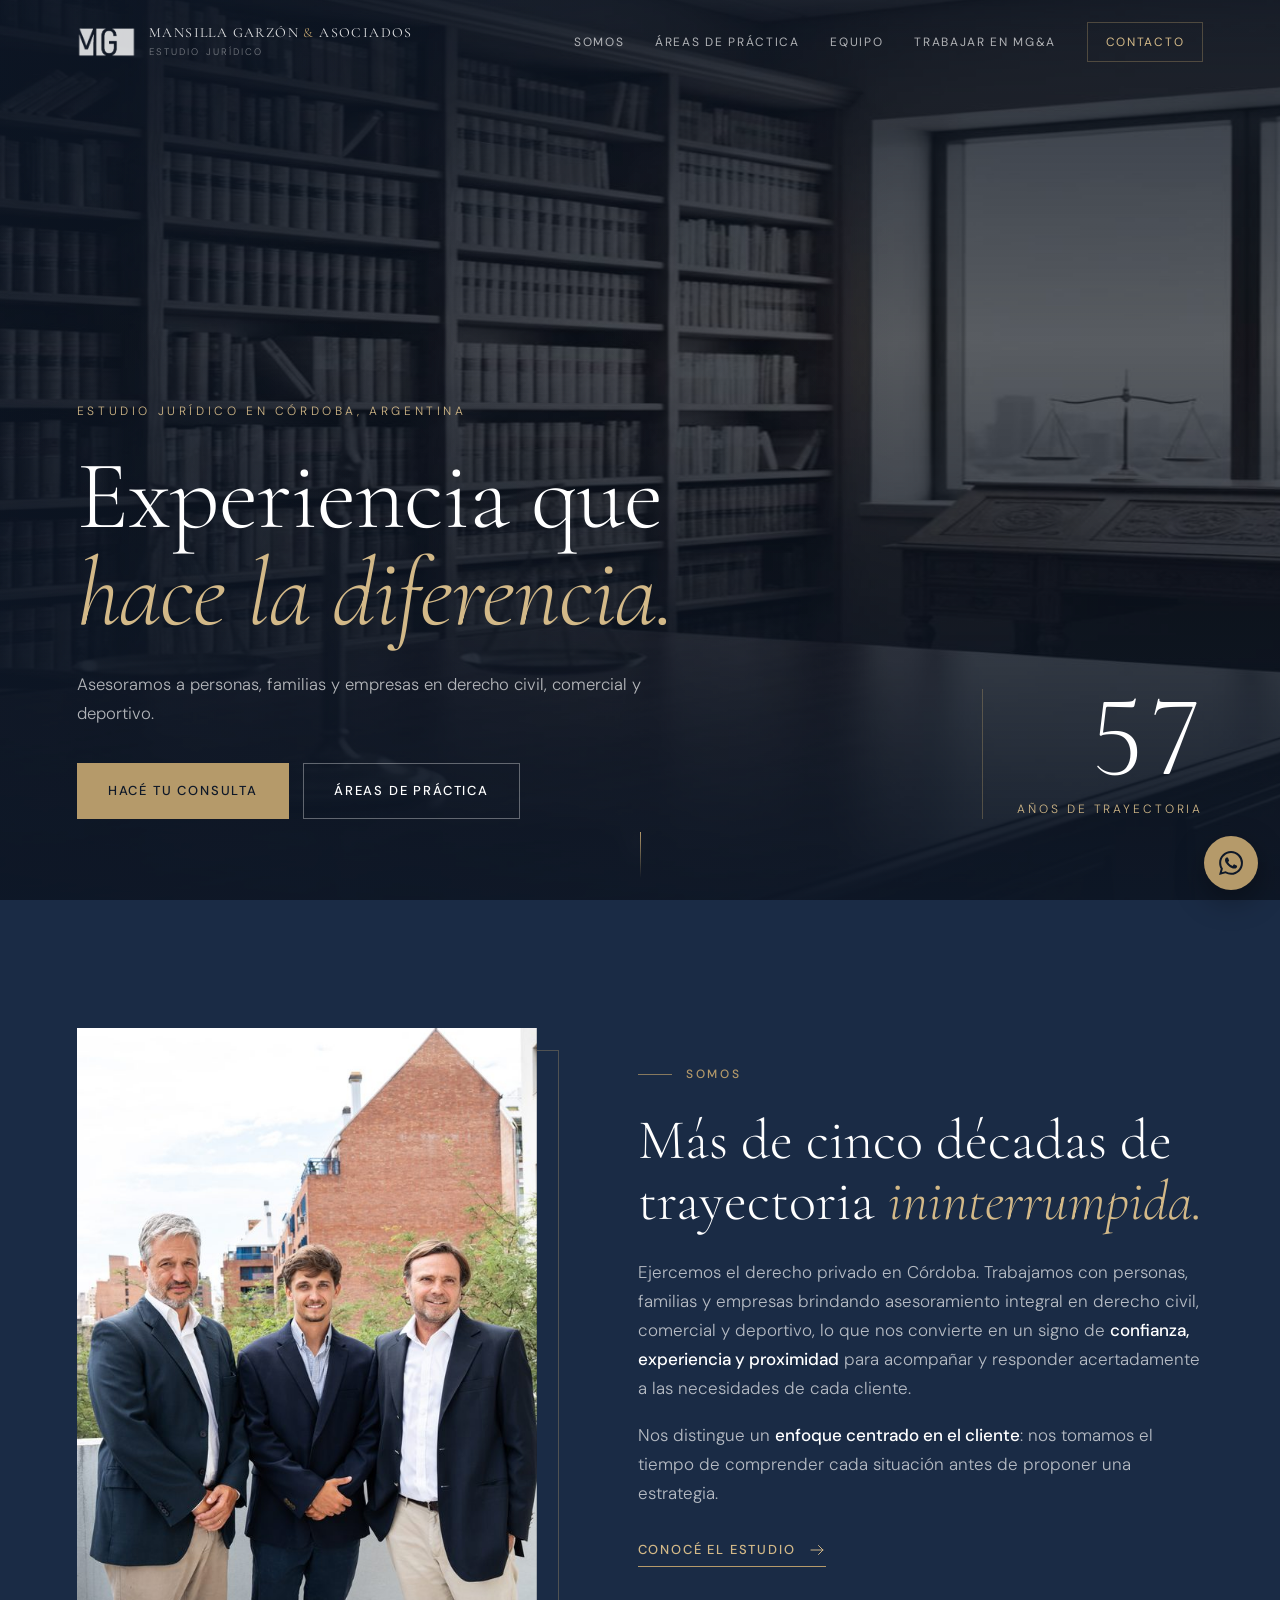
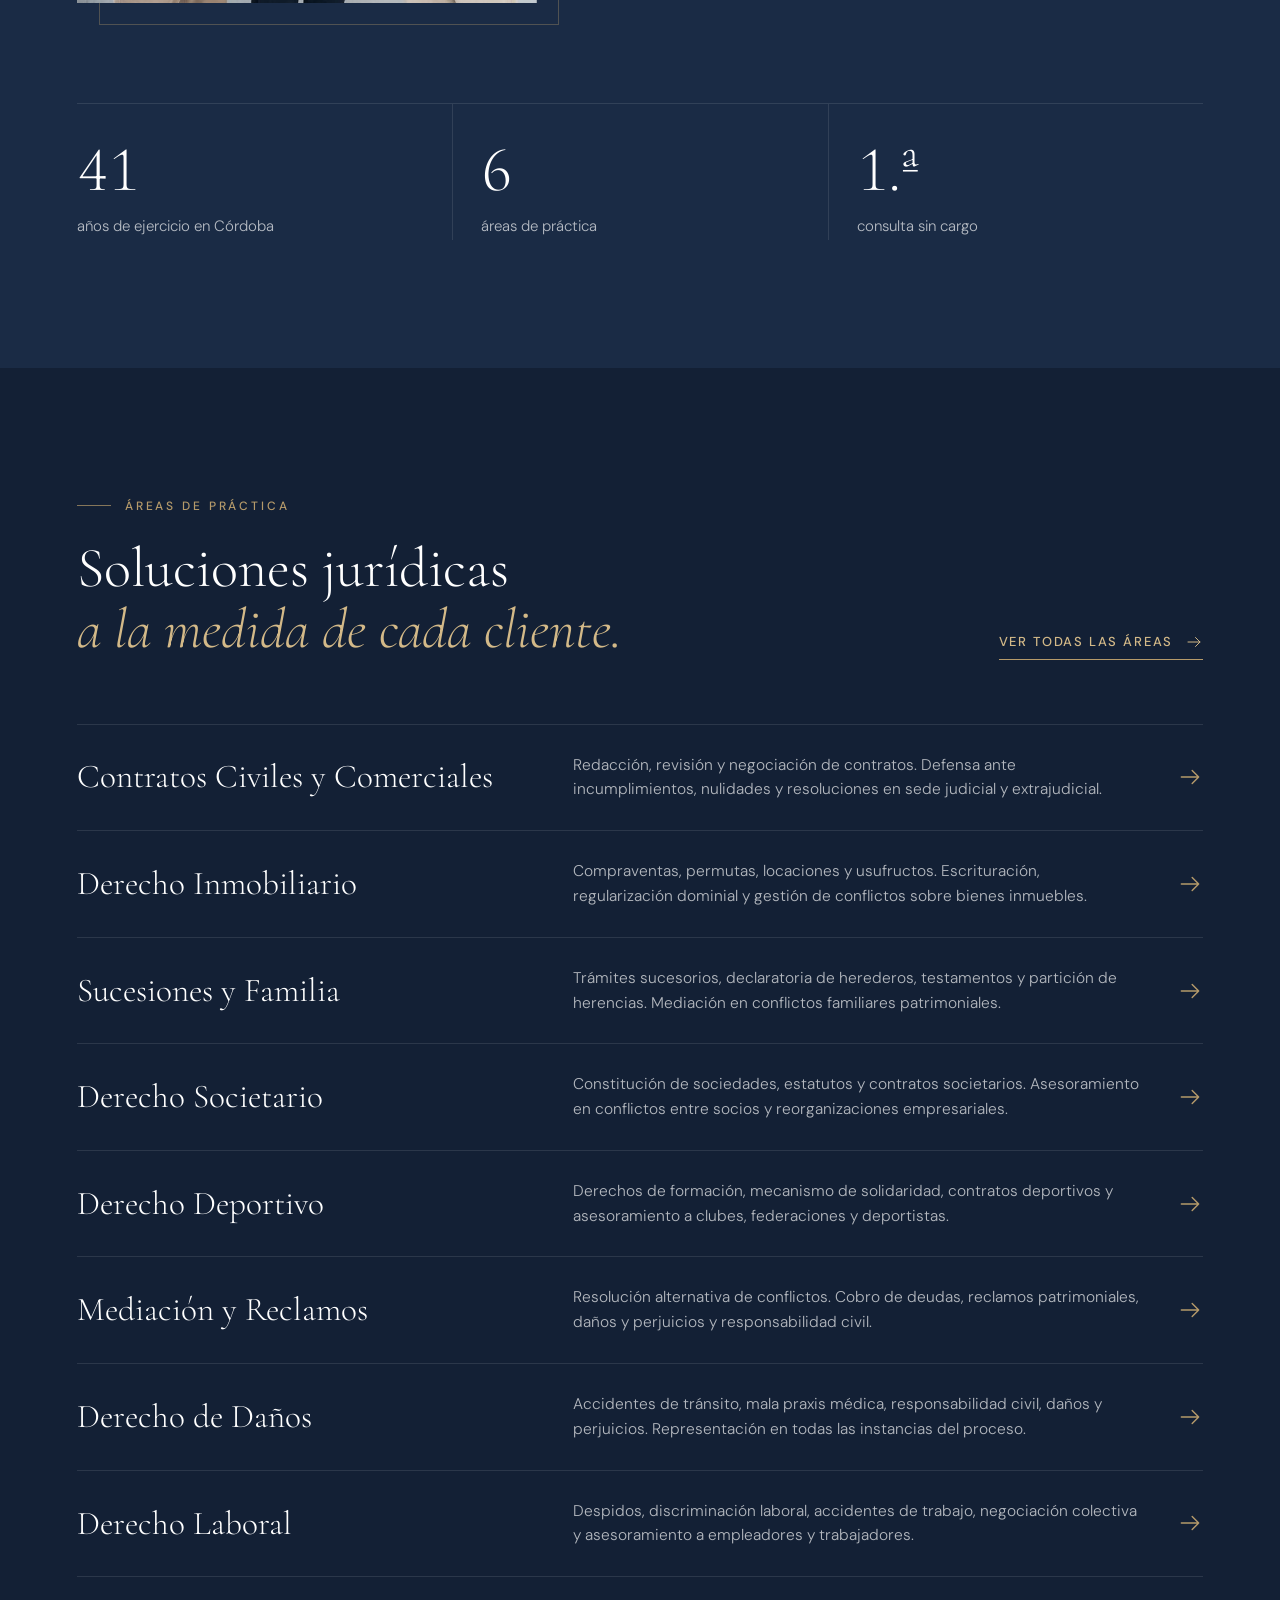
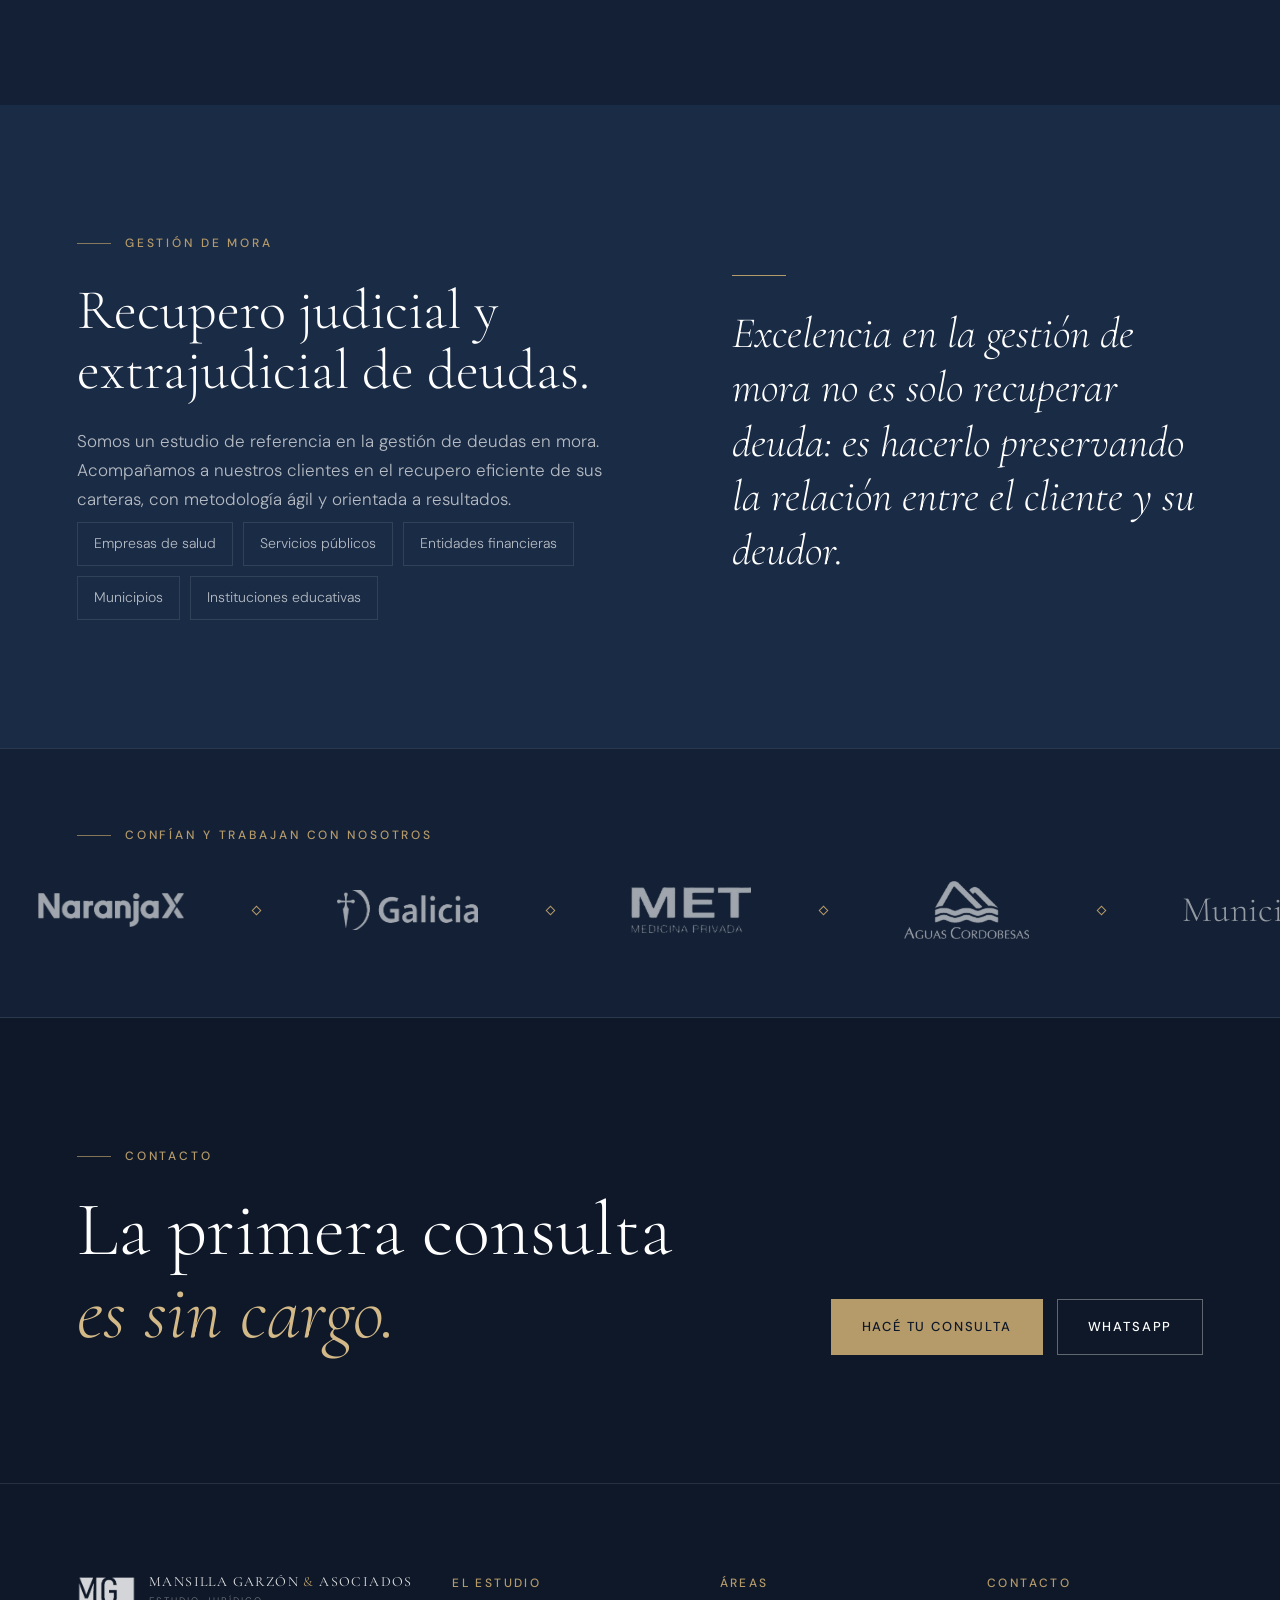
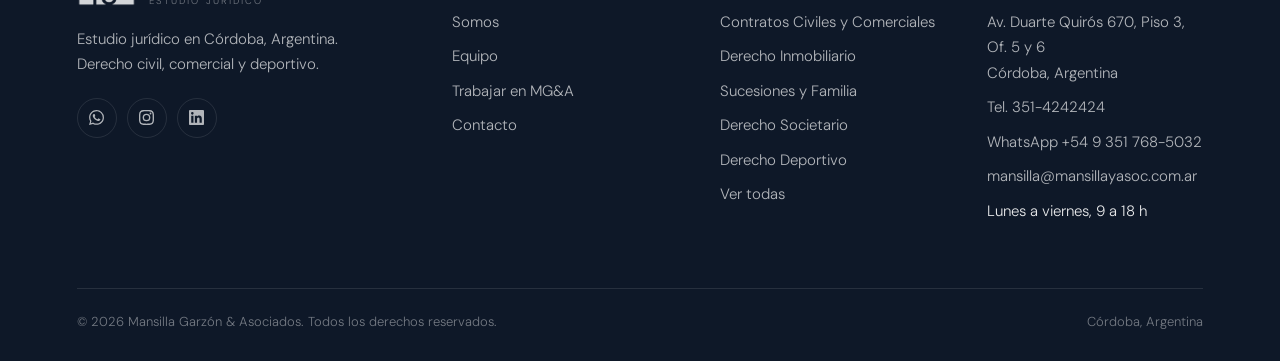
<file: index.html>
<!DOCTYPE html>
<html lang="es-AR">
<head>
<meta charset="UTF-8"/>
<meta name="viewport" content="width=device-width, initial-scale=1.0, viewport-fit=cover"/>
<title>Mansilla Garzón &amp; Asociados</title>
<meta name="description" content="Estudio jurídico en Córdoba, Argentina. Más de cinco décadas asesorando a personas, familias y empresas en derecho civil, comercial y deportivo."/>
<meta property="og:type" content="website"/>
<meta property="og:locale" content="es_AR"/>
<meta property="og:title" content="Mansilla Garzón &amp; Asociados"/>
<meta property="og:description" content="Estudio jurídico en Córdoba, Argentina. Más de cinco décadas asesorando a personas, familias y empresas en derecho civil, comercial y deportivo."/>
<meta property="og:image" content="assets/img/hero-inicio.jpg"/>
<meta name="theme-color" content="#0e1828"/>
<link rel="icon" type="image/png" href="assets/img/favicon.png"/>
<link rel="apple-touch-icon" href="assets/img/favicon.png"/>
<link rel="preconnect" href="https://fonts.googleapis.com"/>
<link rel="preconnect" href="https://fonts.gstatic.com" crossorigin/>
<link href="https://fonts.googleapis.com/css2?family=Cormorant+Garamond:ital,wght@0,300;0,400;0,500;1,300;1,400&family=DM+Sans:wght@300;400;500&display=swap" rel="stylesheet"/>
<link rel="stylesheet" href="assets/css/site.css?v=4"/>
<script>document.documentElement.classList.add('js');try{if(sessionStorage.getItem('mg-seen'))document.documentElement.classList.add('seen')}catch(e){}</script>
</head>
<body>
<div class="curtain" aria-hidden="true"><img src="assets/img/logo-mg-blanco.png" alt=""/><i></i></div>
<div class="veil" aria-hidden="true"></div>
<div class="progress" aria-hidden="true"></div>

<header class="nav">
  <a href="index.html" class="brand" aria-label="Mansilla Garzón &amp; Asociados, inicio">
    <img src="assets/img/logo-mg-blanco.png" alt="" width="60" height="30"/>
    <div>
      <div class="brand-name">MANSILLA GARZÓN <b>&amp;</b> ASOCIADOS</div>
      <div class="brand-sub">Estudio Jurídico</div>
    </div>
  </a>
  <nav class="nav-links" aria-label="Principal"><a href="somos.html">Somos</a><a href="areas.html">Áreas de práctica</a><a href="equipo.html">Equipo</a><a href="trabajar.html">Trabajar en MG&amp;A</a><a href="contacto.html" class="cta">Contacto</a></nav>
  <button class="burger" aria-label="Abrir menú" aria-expanded="false" aria-controls="menu"><span></span><span></span><span></span></button>
</header>
<nav class="menu" id="menu" aria-label="Menú móvil">
  <a href="index.html" aria-current="page">Inicio</a><a href="somos.html">Somos</a><a href="areas.html">Áreas de práctica</a><a href="equipo.html">Equipo</a><a href="trabajar.html">Trabajar en MG&amp;A</a><a href="contacto.html">Contacto</a>
  <div class="menu-foot">Av. Duarte Quirós 670, Piso 3, Of. 5 y 6, Córdoba<br/><a href="tel:+543514242424">Tel. 351-4242424</a><br/><a href="https://wa.me/5493517685032" target="_blank" rel="noopener">WhatsApp +54 9 351 768-5032</a></div>
</nav>

<main>
<section class="hero">
  <div class="hero-media"><img src="assets/img/hero-inicio.jpg" alt="" style="object-position:center" fetchpriority="high"/></div>
  <div class="wrap hero-inner">
    <div>
      <p class="hero-kicker">Estudio jurídico en Córdoba, Argentina</p>
      <h1 class="hero-title"><span class="line"><span>Experiencia que</span></span><span class="line"><span><em>hace la diferencia.</em></span></span></h1>
      <p class="hero-sub">Asesoramos a personas, familias y empresas en derecho civil, comercial y deportivo.</p>
      <div class="hero-actions"><a href="contacto.html" class="btn">Hacé tu consulta</a><a href="areas.html" class="btn btn--ghost">Áreas de práctica</a></div>
    </div>
    <div class="hero-mark"><b data-count="57">57</b><span>años de trayectoria</span></div>
  </div>
  <span class="scroll-cue" aria-hidden="true"></span>
</section>

<section class="section">
  <div class="wrap">
    <div class="split">
      <div class="figure"><div class="frame frame--tall" data-reveal="img"><img src="assets/img/socios.jpg" alt="Socios de Mansilla Garzón &amp; Asociados" loading="lazy"/></div></div>
      <div class="stack">
        <p class="label" data-reveal>Somos</p>
        <h2 class="h2" data-reveal>Más de cinco décadas de trayectoria <em>ininterrumpida.</em></h2>
        <div class="prose" data-reveal>
          <p>Ejercemos el derecho privado en Córdoba. Trabajamos con personas, familias y empresas brindando asesoramiento integral en derecho civil, comercial y deportivo, lo que nos convierte en un signo de <strong>confianza, experiencia y proximidad</strong> para acompañar y responder acertadamente a las necesidades de cada cliente.</p>
          <p>Nos distingue un <strong>enfoque centrado en el cliente</strong>: nos tomamos el tiempo de comprender cada situación antes de proponer una estrategia.</p>
        </div>
        <p data-reveal><a href="somos.html" class="link">Conocé el estudio <svg viewBox="0 0 24 24" fill="none" stroke="currentColor" stroke-width="1.3" stroke-linecap="round" stroke-linejoin="round" aria-hidden="true"><path d="M4 12h16m-6-6l6 6-6 6"/></svg></a></p>
      </div>
    </div>
    <div class="facts" data-stagger>
      <div class="fact" data-reveal><b data-count="57">57</b><span>años de ejercicio en Córdoba</span></div>
      <div class="fact" data-reveal><b data-count="8">8</b><span>áreas de práctica</span></div>
      <div class="fact" data-reveal><b>1.ª</b><span>consulta sin cargo</span></div>
    </div>
  </div>
</section>

<section class="section section--deep">
  <div class="wrap">
    <div class="head-row">
      <div>
        <p class="label" data-reveal>Áreas de práctica</p>
        <h2 class="h2" data-reveal>Soluciones jurídicas<br/><em>a la medida de cada cliente.</em></h2>
      </div>
      <a href="areas.html" class="link" data-reveal>Ver todas las áreas <svg viewBox="0 0 24 24" fill="none" stroke="currentColor" stroke-width="1.3" stroke-linecap="round" stroke-linejoin="round" aria-hidden="true"><path d="M4 12h16m-6-6l6 6-6 6"/></svg></a>
    </div>
    <div class="rows">
      <a class="row" href="areas.html#contratos" data-reveal>
        <h3>Contratos Civiles y Comerciales</h3><p>Redacción, revisión y negociación de contratos. Defensa ante incumplimientos, nulidades y resoluciones en sede judicial y extrajudicial.</p><svg viewBox="0 0 24 24" fill="none" stroke="currentColor" stroke-width="1.3" stroke-linecap="round" stroke-linejoin="round" aria-hidden="true"><path d="M4 12h16m-6-6l6 6-6 6"/></svg>
      </a><a class="row" href="areas.html#inmobiliario" data-reveal>
        <h3>Derecho Inmobiliario</h3><p>Compraventas, permutas, locaciones y usufructos. Escrituración, regularización dominial y gestión de conflictos sobre bienes inmuebles.</p><svg viewBox="0 0 24 24" fill="none" stroke="currentColor" stroke-width="1.3" stroke-linecap="round" stroke-linejoin="round" aria-hidden="true"><path d="M4 12h16m-6-6l6 6-6 6"/></svg>
      </a><a class="row" href="areas.html#sucesiones" data-reveal>
        <h3>Sucesiones y Familia</h3><p>Trámites sucesorios, declaratoria de herederos, testamentos y partición de herencias. Mediación en conflictos familiares patrimoniales.</p><svg viewBox="0 0 24 24" fill="none" stroke="currentColor" stroke-width="1.3" stroke-linecap="round" stroke-linejoin="round" aria-hidden="true"><path d="M4 12h16m-6-6l6 6-6 6"/></svg>
      </a><a class="row" href="areas.html#societario" data-reveal>
        <h3>Derecho Societario</h3><p>Constitución de sociedades, estatutos y contratos societarios. Asesoramiento en conflictos entre socios y reorganizaciones empresariales.</p><svg viewBox="0 0 24 24" fill="none" stroke="currentColor" stroke-width="1.3" stroke-linecap="round" stroke-linejoin="round" aria-hidden="true"><path d="M4 12h16m-6-6l6 6-6 6"/></svg>
      </a><a class="row" href="areas.html#deportivo" data-reveal>
        <h3>Derecho Deportivo</h3><p>Derechos de formación, mecanismo de solidaridad, contratos deportivos y asesoramiento a clubes, federaciones y deportistas.</p><svg viewBox="0 0 24 24" fill="none" stroke="currentColor" stroke-width="1.3" stroke-linecap="round" stroke-linejoin="round" aria-hidden="true"><path d="M4 12h16m-6-6l6 6-6 6"/></svg>
      </a><a class="row" href="areas.html#mediacion" data-reveal>
        <h3>Mediación y Reclamos</h3><p>Resolución alternativa de conflictos. Cobro de deudas, reclamos patrimoniales, daños y perjuicios y responsabilidad civil.</p><svg viewBox="0 0 24 24" fill="none" stroke="currentColor" stroke-width="1.3" stroke-linecap="round" stroke-linejoin="round" aria-hidden="true"><path d="M4 12h16m-6-6l6 6-6 6"/></svg>
      </a><a class="row" href="areas.html#danos" data-reveal>
        <h3>Derecho de Daños</h3><p>Accidentes de tránsito, mala praxis médica, responsabilidad civil, daños y perjuicios. Representación en todas las instancias del proceso.</p><svg viewBox="0 0 24 24" fill="none" stroke="currentColor" stroke-width="1.3" stroke-linecap="round" stroke-linejoin="round" aria-hidden="true"><path d="M4 12h16m-6-6l6 6-6 6"/></svg>
      </a><a class="row" href="areas.html#laboral" data-reveal>
        <h3>Derecho Laboral</h3><p>Despidos, discriminación laboral, accidentes de trabajo, negociación colectiva y asesoramiento a empleadores y trabajadores.</p><svg viewBox="0 0 24 24" fill="none" stroke="currentColor" stroke-width="1.3" stroke-linecap="round" stroke-linejoin="round" aria-hidden="true"><path d="M4 12h16m-6-6l6 6-6 6"/></svg>
      </a>
    </div>
  </div>
</section>

<section class="section">
  <div class="wrap">
    <div class="split split--flip">
      <div class="stack">
        <p class="label" data-reveal>Gestión de mora</p>
        <h2 class="h2" data-reveal>Recupero judicial y extrajudicial de deudas.</h2>
        <div class="prose" data-reveal>
          <p>Somos un estudio de referencia en la gestión de deudas en mora. Acompañamos a nuestros clientes en el recupero eficiente de sus carteras, con metodología ágil y orientada a resultados.</p>
        </div>
        <ul class="chips" data-reveal>
          <li>Empresas de salud</li><li>Servicios públicos</li><li>Entidades financieras</li><li>Municipios</li><li>Instituciones educativas</li>
        </ul>
      </div>
      <blockquote class="quote" data-reveal>Excelencia en la gestión de mora no es solo recuperar deuda: es hacerlo preservando la relación entre el cliente y su deudor.</blockquote>
    </div>
  </div>
</section>

<section class="clients" aria-label="Clientes">
  <div class="wrap"><p class="label" data-reveal>Confían y trabajan con nosotros</p></div>
  <div class="marquee"><ul><li><img src="assets/img/clientes/naranja-x.png" alt="Naranja X" style="height:34px" loading="lazy"/></li><li><img src="assets/img/clientes/galicia.png" alt="Banco Galicia" style="height:40px" loading="lazy"/></li><li><img src="assets/img/clientes/met.png" alt="Met Medicina Privada" style="height:46px" loading="lazy"/></li><li><img src="assets/img/clientes/aguas-cordobesas.png" alt="Aguas Cordobesas" style="height:58px" loading="lazy"/></li><li>Municipalidad de Córdoba</li><li><img src="assets/img/clientes/bircle.png" alt="Bircle IA" style="height:34px" loading="lazy"/> Bircle IA</li><li>Fundaciones e Instituciones Educativas</li></ul><ul aria-hidden="true"><li><img src="assets/img/clientes/naranja-x.png" alt="Naranja X" style="height:34px" loading="lazy"/></li><li><img src="assets/img/clientes/galicia.png" alt="Banco Galicia" style="height:40px" loading="lazy"/></li><li><img src="assets/img/clientes/met.png" alt="Met Medicina Privada" style="height:46px" loading="lazy"/></li><li><img src="assets/img/clientes/aguas-cordobesas.png" alt="Aguas Cordobesas" style="height:58px" loading="lazy"/></li><li>Municipalidad de Córdoba</li><li><img src="assets/img/clientes/bircle.png" alt="Bircle IA" style="height:34px" loading="lazy"/> Bircle IA</li><li>Fundaciones e Instituciones Educativas</li></ul></div>
</section>

<section class="section cta-band">
  <div class="wrap">
    <div>
      <p class="label" data-reveal>Contacto</p>
      <h2 data-reveal>La primera consulta<br/><em>es sin cargo.</em></h2>
    </div>
    <div class="cta-actions" data-reveal>
      <a href="contacto.html" class="btn">Hacé tu consulta</a>
      <a href="https://wa.me/5493517685032" target="_blank" rel="noopener" class="btn btn--ghost">WhatsApp</a>
    </div>
  </div>
</section>
</main>

<footer class="footer">
  <div class="wrap">
    <div class="footer-grid">
      <div>
        <a href="index.html" class="brand" aria-label="Mansilla Garzón &amp; Asociados, inicio">
    <img src="assets/img/logo-mg-blanco.png" alt="" width="60" height="30"/>
    <div>
      <div class="brand-name">MANSILLA GARZÓN <b>&amp;</b> ASOCIADOS</div>
      <div class="brand-sub">Estudio Jurídico</div>
    </div>
  </a>
        <p>Estudio jurídico en Córdoba, Argentina.<br/>Derecho civil, comercial y deportivo.</p>
        <div class="social">
          <a href="https://wa.me/5493517685032" target="_blank" rel="noopener" aria-label="WhatsApp"><svg viewBox="0 0 24 24" aria-hidden="true"><path d="M17.472 14.382c-.297-.149-1.758-.867-2.03-.967-.273-.099-.471-.148-.67.15-.197.297-.767.966-.94 1.164-.173.199-.347.223-.644.075-.297-.15-1.255-.463-2.39-1.475-.883-.788-1.48-1.761-1.653-2.059-.173-.297-.018-.458.13-.606.134-.133.298-.347.446-.52.149-.174.198-.298.298-.497.099-.198.05-.371-.025-.52-.075-.149-.669-1.612-.916-2.207-.242-.579-.487-.5-.669-.51-.173-.008-.371-.01-.57-.01-.198 0-.52.074-.792.372-.272.297-1.04 1.016-1.04 2.479 0 1.462 1.065 2.875 1.213 3.074.149.198 2.096 3.2 5.077 4.487.709.306 1.262.489 1.694.625.712.227 1.36.195 1.871.118.571-.085 1.758-.719 2.006-1.413.248-.694.248-1.289.173-1.413-.074-.124-.272-.198-.57-.347m-5.421 7.403h-.004a9.87 9.87 0 01-5.031-1.378l-.361-.214-3.741.982.998-3.648-.235-.374a9.86 9.86 0 01-1.51-5.26c.001-5.45 4.436-9.884 9.888-9.884 2.64 0 5.122 1.03 6.988 2.898a9.825 9.825 0 012.893 6.994c-.003 5.45-4.437 9.884-9.885 9.884m8.413-18.297A11.815 11.815 0 0012.05 0C5.495 0 .16 5.335.157 11.892c0 2.096.547 4.142 1.588 5.945L.057 24l6.305-1.654a11.882 11.882 0 005.683 1.448h.005c6.554 0 11.89-5.335 11.893-11.893a11.821 11.821 0 00-3.48-8.413z"/></svg></a>
          <a href="https://www.instagram.com/estudiomansillayasociados/" target="_blank" rel="noopener" aria-label="Instagram"><svg viewBox="0 0 24 24" aria-hidden="true"><path d="M12 2.163c3.204 0 3.584.012 4.85.07 3.252.148 4.771 1.691 4.919 4.919.058 1.265.069 1.645.069 4.849 0 3.205-.012 3.584-.069 4.849-.149 3.225-1.664 4.771-4.919 4.919-1.266.058-1.644.07-4.85.07-3.204 0-3.584-.012-4.849-.07-3.26-.149-4.771-1.699-4.919-4.92-.058-1.265-.07-1.644-.07-4.849 0-3.204.013-3.583.07-4.849.149-3.227 1.664-4.771 4.919-4.919 1.266-.057 1.645-.069 4.849-.069zM12 0C8.741 0 8.333.014 7.053.072 2.695.272.273 2.69.073 7.052.014 8.333 0 8.741 0 12c0 3.259.014 3.668.072 4.948.2 4.358 2.618 6.78 6.98 6.98C8.333 23.986 8.741 24 12 24c3.259 0 3.668-.014 4.948-.072 4.354-.2 6.782-2.618 6.979-6.98.059-1.28.073-1.689.073-4.948 0-3.259-.014-3.667-.072-4.947-.196-4.354-2.617-6.78-6.979-6.98C15.668.014 15.259 0 12 0zm0 5.838a6.162 6.162 0 100 12.324 6.162 6.162 0 000-12.324zM12 16a4 4 0 110-8 4 4 0 010 8zm6.406-11.845a1.44 1.44 0 100 2.881 1.44 1.44 0 000-2.881z"/></svg></a>
          <a href="https://www.linkedin.com/company/estudiomgya" target="_blank" rel="noopener" aria-label="LinkedIn"><svg viewBox="0 0 24 24" aria-hidden="true"><path d="M20.447 20.452h-3.554v-5.569c0-1.328-.027-3.037-1.852-3.037-1.853 0-2.136 1.445-2.136 2.939v5.667H9.351V9h3.414v1.561h.046c.477-.9 1.637-1.85 3.37-1.85 3.601 0 4.267 2.37 4.267 5.455v6.286zM5.337 7.433a2.062 2.062 0 01-2.063-2.065 2.064 2.064 0 112.063 2.065zm1.782 13.019H3.555V9h3.564v11.452zM22.225 0H1.771C.792 0 0 .774 0 1.729v20.542C0 23.227.792 24 1.771 24h20.451C23.2 24 24 23.227 24 22.271V1.729C24 .774 23.2 0 22.222 0h.003z"/></svg></a>
        </div>
      </div>
      <div>
        <h4>El estudio</h4>
        <ul>
          <li><a href="somos.html">Somos</a></li>
          <li><a href="equipo.html">Equipo</a></li>
          <li><a href="trabajar.html">Trabajar en MG&amp;A</a></li>
          <li><a href="contacto.html">Contacto</a></li>
        </ul>
      </div>
      <div>
        <h4>Áreas</h4>
        <ul>
          <li><a href="areas.html#contratos">Contratos Civiles y Comerciales</a></li><li><a href="areas.html#inmobiliario">Derecho Inmobiliario</a></li><li><a href="areas.html#sucesiones">Sucesiones y Familia</a></li><li><a href="areas.html#societario">Derecho Societario</a></li><li><a href="areas.html#deportivo">Derecho Deportivo</a></li>
          <li><a href="areas.html">Ver todas</a></li>
        </ul>
      </div>
      <div>
        <h4>Contacto</h4>
        <ul>
          <li><a href="https://www.google.com/maps/search/?api=1&query=Av.+Duarte+Quir%C3%B3s+670%2C+C%C3%B3rdoba%2C+Argentina" target="_blank" rel="noopener">Av. Duarte Quirós 670, Piso 3, Of. 5 y 6<br/>Córdoba, Argentina</a></li>
          <li><a href="tel:+543514242424">Tel. 351-4242424</a></li>
          <li><a href="https://wa.me/5493517685032" target="_blank" rel="noopener">WhatsApp +54 9 351 768-5032</a></li>
          <li><a href="mailto:mansilla@mansillayasoc.com.ar">mansilla@mansillayasoc.com.ar</a></li>
          <li>Lunes a viernes, 9 a 18 h</li>
        </ul>
      </div>
    </div>
    <div class="footer-base">
      <span>© <span data-year>2026</span> Mansilla Garzón &amp; Asociados. Todos los derechos reservados.</span>
      <span>Córdoba, Argentina</span>
    </div>
  </div>
</footer>

<a class="wa" href="https://wa.me/5493517685032" target="_blank" rel="noopener" aria-label="Escribinos por WhatsApp"><svg viewBox="0 0 24 24" aria-hidden="true"><path d="M17.472 14.382c-.297-.149-1.758-.867-2.03-.967-.273-.099-.471-.148-.67.15-.197.297-.767.966-.94 1.164-.173.199-.347.223-.644.075-.297-.15-1.255-.463-2.39-1.475-.883-.788-1.48-1.761-1.653-2.059-.173-.297-.018-.458.13-.606.134-.133.298-.347.446-.52.149-.174.198-.298.298-.497.099-.198.05-.371-.025-.52-.075-.149-.669-1.612-.916-2.207-.242-.579-.487-.5-.669-.51-.173-.008-.371-.01-.57-.01-.198 0-.52.074-.792.372-.272.297-1.04 1.016-1.04 2.479 0 1.462 1.065 2.875 1.213 3.074.149.198 2.096 3.2 5.077 4.487.709.306 1.262.489 1.694.625.712.227 1.36.195 1.871.118.571-.085 1.758-.719 2.006-1.413.248-.694.248-1.289.173-1.413-.074-.124-.272-.198-.57-.347m-5.421 7.403h-.004a9.87 9.87 0 01-5.031-1.378l-.361-.214-3.741.982.998-3.648-.235-.374a9.86 9.86 0 01-1.51-5.26c.001-5.45 4.436-9.884 9.888-9.884 2.64 0 5.122 1.03 6.988 2.898a9.825 9.825 0 012.893 6.994c-.003 5.45-4.437 9.884-9.885 9.884m8.413-18.297A11.815 11.815 0 0012.05 0C5.495 0 .16 5.335.157 11.892c0 2.096.547 4.142 1.588 5.945L.057 24l6.305-1.654a11.882 11.882 0 005.683 1.448h.005c6.554 0 11.89-5.335 11.893-11.893a11.821 11.821 0 00-3.48-8.413z"/></svg></a>
<script src="assets/js/site.js?v=3" defer></script>
<!-- Webchat Chattigo -->
<script src="https://cdn-widgets.chattigo.com/webchat-widget-new.js" id="widget-chattigo" title="estudiojuridicomansillagarz9311-17223-webchat@wc"></script>
</body>
</html>
</file>
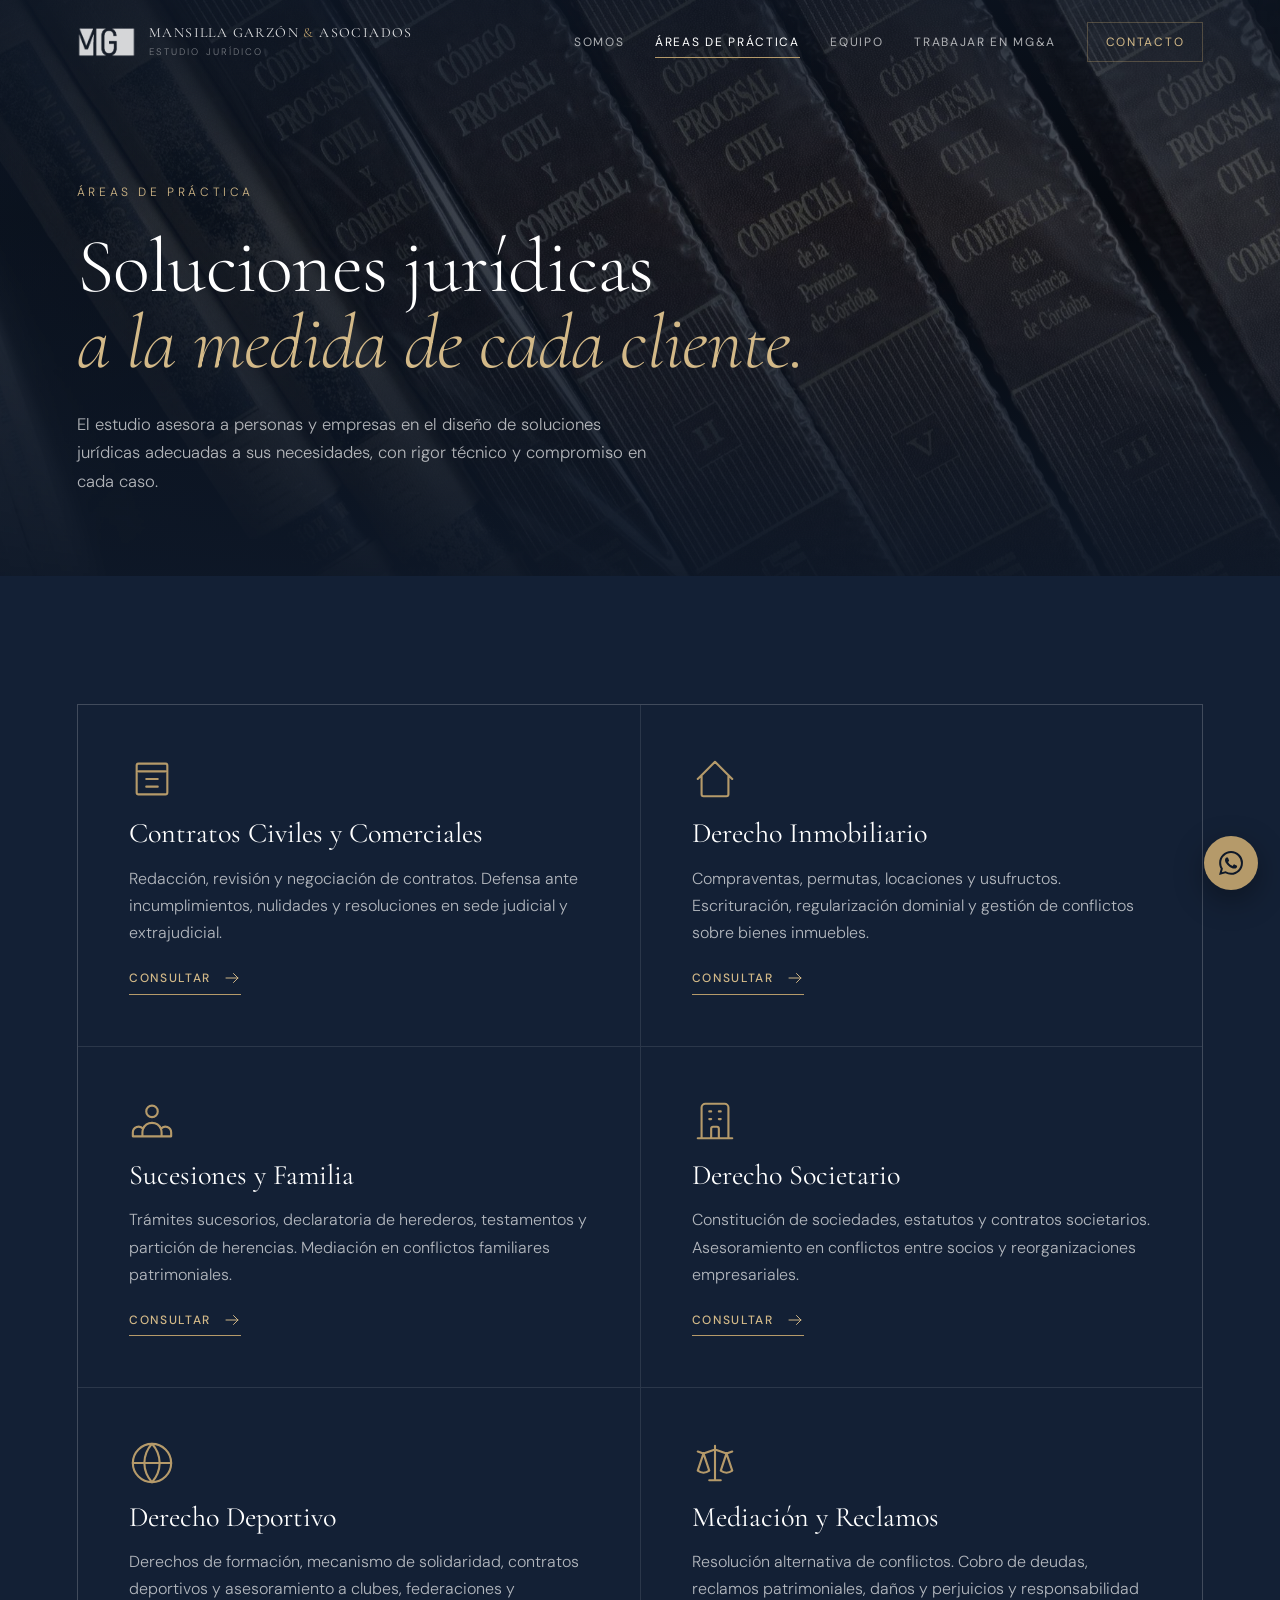
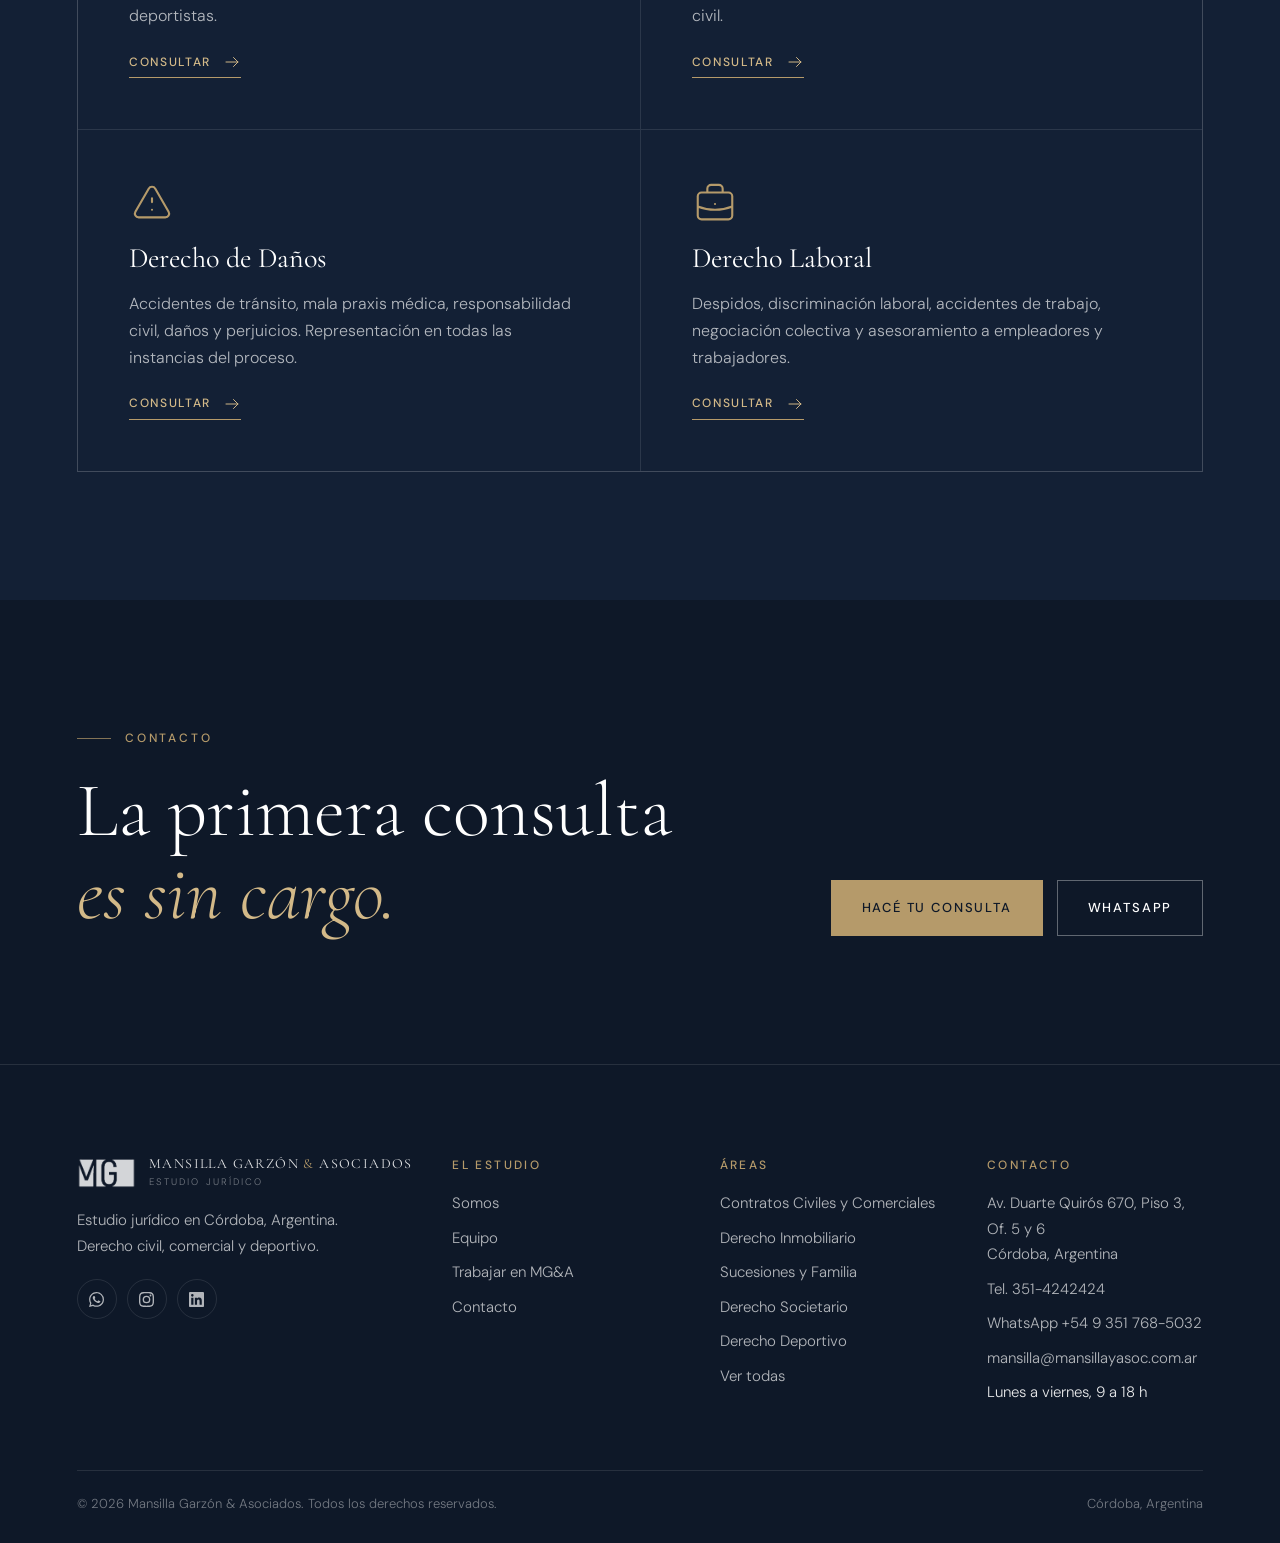
<file: areas.html>
<!DOCTYPE html>
<html lang="es-AR">
<head>
<meta charset="UTF-8"/>
<meta name="viewport" content="width=device-width, initial-scale=1.0, viewport-fit=cover"/>
<title>Áreas de práctica · Mansilla Garzón &amp; Asociados</title>
<meta name="description" content="Contratos, inmobiliario, sucesiones y familia, societario, deportivo, mediación, daños y laboral."/>
<meta property="og:type" content="website"/>
<meta property="og:locale" content="es_AR"/>
<meta property="og:title" content="Áreas de práctica · Mansilla Garzón &amp; Asociados"/>
<meta property="og:description" content="Contratos, inmobiliario, sucesiones y familia, societario, deportivo, mediación, daños y laboral."/>
<meta property="og:image" content="assets/img/hero-inicio.jpg"/>
<meta name="theme-color" content="#0e1828"/>
<link rel="icon" type="image/png" href="assets/img/favicon.png"/>
<link rel="apple-touch-icon" href="assets/img/favicon.png"/>
<link rel="preconnect" href="https://fonts.googleapis.com"/>
<link rel="preconnect" href="https://fonts.gstatic.com" crossorigin/>
<link href="https://fonts.googleapis.com/css2?family=Cormorant+Garamond:ital,wght@0,300;0,400;0,500;1,300;1,400&family=DM+Sans:wght@300;400;500&display=swap" rel="stylesheet"/>
<link rel="stylesheet" href="assets/css/site.css?v=4"/>
<script>document.documentElement.classList.add('js');try{if(sessionStorage.getItem('mg-seen'))document.documentElement.classList.add('seen')}catch(e){}</script>
</head>
<body>
<div class="curtain" aria-hidden="true"><img src="assets/img/logo-mg-blanco.png" alt=""/><i></i></div>
<div class="veil" aria-hidden="true"></div>
<div class="progress" aria-hidden="true"></div>

<header class="nav">
  <a href="index.html" class="brand" aria-label="Mansilla Garzón &amp; Asociados, inicio">
    <img src="assets/img/logo-mg-blanco.png" alt="" width="60" height="30"/>
    <div>
      <div class="brand-name">MANSILLA GARZÓN <b>&amp;</b> ASOCIADOS</div>
      <div class="brand-sub">Estudio Jurídico</div>
    </div>
  </a>
  <nav class="nav-links" aria-label="Principal"><a href="somos.html">Somos</a><a href="areas.html" aria-current="page">Áreas de práctica</a><a href="equipo.html">Equipo</a><a href="trabajar.html">Trabajar en MG&amp;A</a><a href="contacto.html" class="cta">Contacto</a></nav>
  <button class="burger" aria-label="Abrir menú" aria-expanded="false" aria-controls="menu"><span></span><span></span><span></span></button>
</header>
<nav class="menu" id="menu" aria-label="Menú móvil">
  <a href="index.html">Inicio</a><a href="somos.html">Somos</a><a href="areas.html" aria-current="page">Áreas de práctica</a><a href="equipo.html">Equipo</a><a href="trabajar.html">Trabajar en MG&amp;A</a><a href="contacto.html">Contacto</a>
  <div class="menu-foot">Av. Duarte Quirós 670, Piso 3, Of. 5 y 6, Córdoba<br/><a href="tel:+543514242424">Tel. 351-4242424</a><br/><a href="https://wa.me/5493517685032" target="_blank" rel="noopener">WhatsApp +54 9 351 768-5032</a></div>
</nav>

<main>
<section class="hero hero--page">
  <div class="hero-media"><img src="assets/img/hero-areas.jpg" alt="" style="object-position:center" fetchpriority="high"/></div>
  <div class="wrap hero-inner">
    <div>
      <p class="hero-kicker">Áreas de práctica</p>
      <h1 class="hero-title"><span class="line"><span>Soluciones jurídicas</span></span><span class="line"><span><em>a la medida de cada cliente.</em></span></span></h1>
      <p class="hero-sub">El estudio asesora a personas y empresas en el diseño de soluciones jurídicas adecuadas a sus necesidades, con rigor técnico y compromiso en cada caso.</p>
      
    </div>
    
  </div>
  
</section>

<section class="section section--deep">
  <div class="wrap">
    <div class="area-grid">
      <article class="area" id="contratos" data-reveal>
        <div class="area-icon"><svg viewBox="0 0 24 24" fill="none" stroke="currentColor" stroke-width="1.1" stroke-linecap="round" stroke-linejoin="round" aria-hidden="true"><path d="M9 12h6m-6 4h6M5 8h14M5 4h14a1 1 0 011 1v14a1 1 0 01-1 1H5a1 1 0 01-1-1V5a1 1 0 011-1z"/></svg></div>
        <h3>Contratos Civiles y Comerciales</h3>
        <p>Redacción, revisión y negociación de contratos. Defensa ante incumplimientos, nulidades y resoluciones en sede judicial y extrajudicial.</p>
        <a class="link" href="contacto.html?area=Contratos%20Civiles%20y%20Comerciales">Consultar <svg viewBox="0 0 24 24" fill="none" stroke="currentColor" stroke-width="1.3" stroke-linecap="round" stroke-linejoin="round" aria-hidden="true"><path d="M4 12h16m-6-6l6 6-6 6"/></svg></a>
      </article><article class="area" id="inmobiliario" data-reveal>
        <div class="area-icon"><svg viewBox="0 0 24 24" fill="none" stroke="currentColor" stroke-width="1.1" stroke-linecap="round" stroke-linejoin="round" aria-hidden="true"><path d="M3 12l2-2m0 0l7-7 7 7M5 10v10a1 1 0 001 1h3m10-11l2 2m-2-2v10a1 1 0 01-1 1h-3m-6 0h6"/></svg></div>
        <h3>Derecho Inmobiliario</h3>
        <p>Compraventas, permutas, locaciones y usufructos. Escrituración, regularización dominial y gestión de conflictos sobre bienes inmuebles.</p>
        <a class="link" href="contacto.html?area=Derecho%20Inmobiliario">Consultar <svg viewBox="0 0 24 24" fill="none" stroke="currentColor" stroke-width="1.3" stroke-linecap="round" stroke-linejoin="round" aria-hidden="true"><path d="M4 12h16m-6-6l6 6-6 6"/></svg></a>
      </article><article class="area" id="sucesiones" data-reveal>
        <div class="area-icon"><svg viewBox="0 0 24 24" fill="none" stroke="currentColor" stroke-width="1.1" stroke-linecap="round" stroke-linejoin="round" aria-hidden="true"><path d="M17 20h5v-2a3 3 0 00-5.356-1.857M17 20H7m10 0v-2c0-.656-.126-1.283-.356-1.857M7 20H2v-2a3 3 0 015.356-1.857M7 20v-2c0-.656.126-1.283.356-1.857m0 0a5.002 5.002 0 019.288 0M15 7a3 3 0 11-6 0 3 3 0 016 0z"/></svg></div>
        <h3>Sucesiones y Familia</h3>
        <p>Trámites sucesorios, declaratoria de herederos, testamentos y partición de herencias. Mediación en conflictos familiares patrimoniales.</p>
        <a class="link" href="contacto.html?area=Sucesiones%20y%20Familia">Consultar <svg viewBox="0 0 24 24" fill="none" stroke="currentColor" stroke-width="1.3" stroke-linecap="round" stroke-linejoin="round" aria-hidden="true"><path d="M4 12h16m-6-6l6 6-6 6"/></svg></a>
      </article><article class="area" id="societario" data-reveal>
        <div class="area-icon"><svg viewBox="0 0 24 24" fill="none" stroke="currentColor" stroke-width="1.1" stroke-linecap="round" stroke-linejoin="round" aria-hidden="true"><path d="M19 21V5a2 2 0 00-2-2H7a2 2 0 00-2 2v16m14 0h2m-2 0h-5m-9 0H3m2 0h5M9 7h1m-1 4h1m4-4h1m-1 4h1m-5 10v-5a1 1 0 011-1h2a1 1 0 011 1v5m-4 0h4"/></svg></div>
        <h3>Derecho Societario</h3>
        <p>Constitución de sociedades, estatutos y contratos societarios. Asesoramiento en conflictos entre socios y reorganizaciones empresariales.</p>
        <a class="link" href="contacto.html?area=Derecho%20Societario">Consultar <svg viewBox="0 0 24 24" fill="none" stroke="currentColor" stroke-width="1.3" stroke-linecap="round" stroke-linejoin="round" aria-hidden="true"><path d="M4 12h16m-6-6l6 6-6 6"/></svg></a>
      </article><article class="area" id="deportivo" data-reveal>
        <div class="area-icon"><svg viewBox="0 0 24 24" fill="none" stroke="currentColor" stroke-width="1.1" stroke-linecap="round" stroke-linejoin="round" aria-hidden="true"><circle cx="12" cy="12" r="10"/><path d="M12 2a15.3 15.3 0 014 10 15.3 15.3 0 01-4 10 15.3 15.3 0 01-4-10 15.3 15.3 0 014-10z"/><path d="M2 12h20"/></svg></div>
        <h3>Derecho Deportivo</h3>
        <p>Derechos de formación, mecanismo de solidaridad, contratos deportivos y asesoramiento a clubes, federaciones y deportistas.</p>
        <a class="link" href="contacto.html?area=Derecho%20Deportivo">Consultar <svg viewBox="0 0 24 24" fill="none" stroke="currentColor" stroke-width="1.3" stroke-linecap="round" stroke-linejoin="round" aria-hidden="true"><path d="M4 12h16m-6-6l6 6-6 6"/></svg></a>
      </article><article class="area" id="mediacion" data-reveal>
        <div class="area-icon"><svg viewBox="0 0 24 24" fill="none" stroke="currentColor" stroke-width="1.1" stroke-linecap="round" stroke-linejoin="round" aria-hidden="true"><path d="M3 6l3 1m0 0l-3 9a5.002 5.002 0 006.001 0M6 7l3 9M6 7l6-2m6 2l3-1m-3 1l-3 9a5.002 5.002 0 006.001 0M18 7l3 9m-3-9l-6-2m0-2v2m0 16V5m0 16H9m3 0h3"/></svg></div>
        <h3>Mediación y Reclamos</h3>
        <p>Resolución alternativa de conflictos. Cobro de deudas, reclamos patrimoniales, daños y perjuicios y responsabilidad civil.</p>
        <a class="link" href="contacto.html?area=Mediaci%C3%B3n%20y%20Reclamos">Consultar <svg viewBox="0 0 24 24" fill="none" stroke="currentColor" stroke-width="1.3" stroke-linecap="round" stroke-linejoin="round" aria-hidden="true"><path d="M4 12h16m-6-6l6 6-6 6"/></svg></a>
      </article><article class="area" id="danos" data-reveal>
        <div class="area-icon"><svg viewBox="0 0 24 24" fill="none" stroke="currentColor" stroke-width="1.1" stroke-linecap="round" stroke-linejoin="round" aria-hidden="true"><path d="M12 9v2m0 4h.01m-6.938 4h13.856c1.54 0 2.502-1.667 1.732-3L13.732 4c-.77-1.333-2.694-1.333-3.464 0L3.34 16c-.77 1.333.192 3 1.732 3z"/></svg></div>
        <h3>Derecho de Daños</h3>
        <p>Accidentes de tránsito, mala praxis médica, responsabilidad civil, daños y perjuicios. Representación en todas las instancias del proceso.</p>
        <a class="link" href="contacto.html?area=Derecho%20de%20Da%C3%B1os">Consultar <svg viewBox="0 0 24 24" fill="none" stroke="currentColor" stroke-width="1.3" stroke-linecap="round" stroke-linejoin="round" aria-hidden="true"><path d="M4 12h16m-6-6l6 6-6 6"/></svg></a>
      </article><article class="area" id="laboral" data-reveal>
        <div class="area-icon"><svg viewBox="0 0 24 24" fill="none" stroke="currentColor" stroke-width="1.1" stroke-linecap="round" stroke-linejoin="round" aria-hidden="true"><path d="M21 13.255A23.931 23.931 0 0112 15c-3.183 0-6.22-.62-9-1.745M16 6V4a2 2 0 00-2-2h-4a2 2 0 00-2 2v2m4 6h.01M5 20h14a2 2 0 002-2V8a2 2 0 00-2-2H5a2 2 0 00-2 2v10a2 2 0 002 2z"/></svg></div>
        <h3>Derecho Laboral</h3>
        <p>Despidos, discriminación laboral, accidentes de trabajo, negociación colectiva y asesoramiento a empleadores y trabajadores.</p>
        <a class="link" href="contacto.html?area=Derecho%20Laboral">Consultar <svg viewBox="0 0 24 24" fill="none" stroke="currentColor" stroke-width="1.3" stroke-linecap="round" stroke-linejoin="round" aria-hidden="true"><path d="M4 12h16m-6-6l6 6-6 6"/></svg></a>
      </article>
    </div>
  </div>
</section>

<section class="section cta-band">
  <div class="wrap">
    <div>
      <p class="label" data-reveal>Contacto</p>
      <h2 data-reveal>La primera consulta<br/><em>es sin cargo.</em></h2>
    </div>
    <div class="cta-actions" data-reveal>
      <a href="contacto.html" class="btn">Hacé tu consulta</a>
      <a href="https://wa.me/5493517685032" target="_blank" rel="noopener" class="btn btn--ghost">WhatsApp</a>
    </div>
  </div>
</section>
</main>

<footer class="footer">
  <div class="wrap">
    <div class="footer-grid">
      <div>
        <a href="index.html" class="brand" aria-label="Mansilla Garzón &amp; Asociados, inicio">
    <img src="assets/img/logo-mg-blanco.png" alt="" width="60" height="30"/>
    <div>
      <div class="brand-name">MANSILLA GARZÓN <b>&amp;</b> ASOCIADOS</div>
      <div class="brand-sub">Estudio Jurídico</div>
    </div>
  </a>
        <p>Estudio jurídico en Córdoba, Argentina.<br/>Derecho civil, comercial y deportivo.</p>
        <div class="social">
          <a href="https://wa.me/5493517685032" target="_blank" rel="noopener" aria-label="WhatsApp"><svg viewBox="0 0 24 24" aria-hidden="true"><path d="M17.472 14.382c-.297-.149-1.758-.867-2.03-.967-.273-.099-.471-.148-.67.15-.197.297-.767.966-.94 1.164-.173.199-.347.223-.644.075-.297-.15-1.255-.463-2.39-1.475-.883-.788-1.48-1.761-1.653-2.059-.173-.297-.018-.458.13-.606.134-.133.298-.347.446-.52.149-.174.198-.298.298-.497.099-.198.05-.371-.025-.52-.075-.149-.669-1.612-.916-2.207-.242-.579-.487-.5-.669-.51-.173-.008-.371-.01-.57-.01-.198 0-.52.074-.792.372-.272.297-1.04 1.016-1.04 2.479 0 1.462 1.065 2.875 1.213 3.074.149.198 2.096 3.2 5.077 4.487.709.306 1.262.489 1.694.625.712.227 1.36.195 1.871.118.571-.085 1.758-.719 2.006-1.413.248-.694.248-1.289.173-1.413-.074-.124-.272-.198-.57-.347m-5.421 7.403h-.004a9.87 9.87 0 01-5.031-1.378l-.361-.214-3.741.982.998-3.648-.235-.374a9.86 9.86 0 01-1.51-5.26c.001-5.45 4.436-9.884 9.888-9.884 2.64 0 5.122 1.03 6.988 2.898a9.825 9.825 0 012.893 6.994c-.003 5.45-4.437 9.884-9.885 9.884m8.413-18.297A11.815 11.815 0 0012.05 0C5.495 0 .16 5.335.157 11.892c0 2.096.547 4.142 1.588 5.945L.057 24l6.305-1.654a11.882 11.882 0 005.683 1.448h.005c6.554 0 11.89-5.335 11.893-11.893a11.821 11.821 0 00-3.48-8.413z"/></svg></a>
          <a href="https://www.instagram.com/estudiomansillayasociados/" target="_blank" rel="noopener" aria-label="Instagram"><svg viewBox="0 0 24 24" aria-hidden="true"><path d="M12 2.163c3.204 0 3.584.012 4.85.07 3.252.148 4.771 1.691 4.919 4.919.058 1.265.069 1.645.069 4.849 0 3.205-.012 3.584-.069 4.849-.149 3.225-1.664 4.771-4.919 4.919-1.266.058-1.644.07-4.85.07-3.204 0-3.584-.012-4.849-.07-3.26-.149-4.771-1.699-4.919-4.92-.058-1.265-.07-1.644-.07-4.849 0-3.204.013-3.583.07-4.849.149-3.227 1.664-4.771 4.919-4.919 1.266-.057 1.645-.069 4.849-.069zM12 0C8.741 0 8.333.014 7.053.072 2.695.272.273 2.69.073 7.052.014 8.333 0 8.741 0 12c0 3.259.014 3.668.072 4.948.2 4.358 2.618 6.78 6.98 6.98C8.333 23.986 8.741 24 12 24c3.259 0 3.668-.014 4.948-.072 4.354-.2 6.782-2.618 6.979-6.98.059-1.28.073-1.689.073-4.948 0-3.259-.014-3.667-.072-4.947-.196-4.354-2.617-6.78-6.979-6.98C15.668.014 15.259 0 12 0zm0 5.838a6.162 6.162 0 100 12.324 6.162 6.162 0 000-12.324zM12 16a4 4 0 110-8 4 4 0 010 8zm6.406-11.845a1.44 1.44 0 100 2.881 1.44 1.44 0 000-2.881z"/></svg></a>
          <a href="https://www.linkedin.com/company/estudiomgya" target="_blank" rel="noopener" aria-label="LinkedIn"><svg viewBox="0 0 24 24" aria-hidden="true"><path d="M20.447 20.452h-3.554v-5.569c0-1.328-.027-3.037-1.852-3.037-1.853 0-2.136 1.445-2.136 2.939v5.667H9.351V9h3.414v1.561h.046c.477-.9 1.637-1.85 3.37-1.85 3.601 0 4.267 2.37 4.267 5.455v6.286zM5.337 7.433a2.062 2.062 0 01-2.063-2.065 2.064 2.064 0 112.063 2.065zm1.782 13.019H3.555V9h3.564v11.452zM22.225 0H1.771C.792 0 0 .774 0 1.729v20.542C0 23.227.792 24 1.771 24h20.451C23.2 24 24 23.227 24 22.271V1.729C24 .774 23.2 0 22.222 0h.003z"/></svg></a>
        </div>
      </div>
      <div>
        <h4>El estudio</h4>
        <ul>
          <li><a href="somos.html">Somos</a></li>
          <li><a href="equipo.html">Equipo</a></li>
          <li><a href="trabajar.html">Trabajar en MG&amp;A</a></li>
          <li><a href="contacto.html">Contacto</a></li>
        </ul>
      </div>
      <div>
        <h4>Áreas</h4>
        <ul>
          <li><a href="areas.html#contratos">Contratos Civiles y Comerciales</a></li><li><a href="areas.html#inmobiliario">Derecho Inmobiliario</a></li><li><a href="areas.html#sucesiones">Sucesiones y Familia</a></li><li><a href="areas.html#societario">Derecho Societario</a></li><li><a href="areas.html#deportivo">Derecho Deportivo</a></li>
          <li><a href="areas.html">Ver todas</a></li>
        </ul>
      </div>
      <div>
        <h4>Contacto</h4>
        <ul>
          <li><a href="https://www.google.com/maps/search/?api=1&query=Av.+Duarte+Quir%C3%B3s+670%2C+C%C3%B3rdoba%2C+Argentina" target="_blank" rel="noopener">Av. Duarte Quirós 670, Piso 3, Of. 5 y 6<br/>Córdoba, Argentina</a></li>
          <li><a href="tel:+543514242424">Tel. 351-4242424</a></li>
          <li><a href="https://wa.me/5493517685032" target="_blank" rel="noopener">WhatsApp +54 9 351 768-5032</a></li>
          <li><a href="mailto:mansilla@mansillayasoc.com.ar">mansilla@mansillayasoc.com.ar</a></li>
          <li>Lunes a viernes, 9 a 18 h</li>
        </ul>
      </div>
    </div>
    <div class="footer-base">
      <span>© <span data-year>2026</span> Mansilla Garzón &amp; Asociados. Todos los derechos reservados.</span>
      <span>Córdoba, Argentina</span>
    </div>
  </div>
</footer>

<a class="wa" href="https://wa.me/5493517685032" target="_blank" rel="noopener" aria-label="Escribinos por WhatsApp"><svg viewBox="0 0 24 24" aria-hidden="true"><path d="M17.472 14.382c-.297-.149-1.758-.867-2.03-.967-.273-.099-.471-.148-.67.15-.197.297-.767.966-.94 1.164-.173.199-.347.223-.644.075-.297-.15-1.255-.463-2.39-1.475-.883-.788-1.48-1.761-1.653-2.059-.173-.297-.018-.458.13-.606.134-.133.298-.347.446-.52.149-.174.198-.298.298-.497.099-.198.05-.371-.025-.52-.075-.149-.669-1.612-.916-2.207-.242-.579-.487-.5-.669-.51-.173-.008-.371-.01-.57-.01-.198 0-.52.074-.792.372-.272.297-1.04 1.016-1.04 2.479 0 1.462 1.065 2.875 1.213 3.074.149.198 2.096 3.2 5.077 4.487.709.306 1.262.489 1.694.625.712.227 1.36.195 1.871.118.571-.085 1.758-.719 2.006-1.413.248-.694.248-1.289.173-1.413-.074-.124-.272-.198-.57-.347m-5.421 7.403h-.004a9.87 9.87 0 01-5.031-1.378l-.361-.214-3.741.982.998-3.648-.235-.374a9.86 9.86 0 01-1.51-5.26c.001-5.45 4.436-9.884 9.888-9.884 2.64 0 5.122 1.03 6.988 2.898a9.825 9.825 0 012.893 6.994c-.003 5.45-4.437 9.884-9.885 9.884m8.413-18.297A11.815 11.815 0 0012.05 0C5.495 0 .16 5.335.157 11.892c0 2.096.547 4.142 1.588 5.945L.057 24l6.305-1.654a11.882 11.882 0 005.683 1.448h.005c6.554 0 11.89-5.335 11.893-11.893a11.821 11.821 0 00-3.48-8.413z"/></svg></a>
<script src="assets/js/site.js?v=3" defer></script>
<!-- Webchat Chattigo -->
<script src="https://cdn-widgets.chattigo.com/webchat-widget-new.js" id="widget-chattigo" title="estudiojuridicomansillagarz9311-17223-webchat@wc"></script>
</body>
</html>
</file>
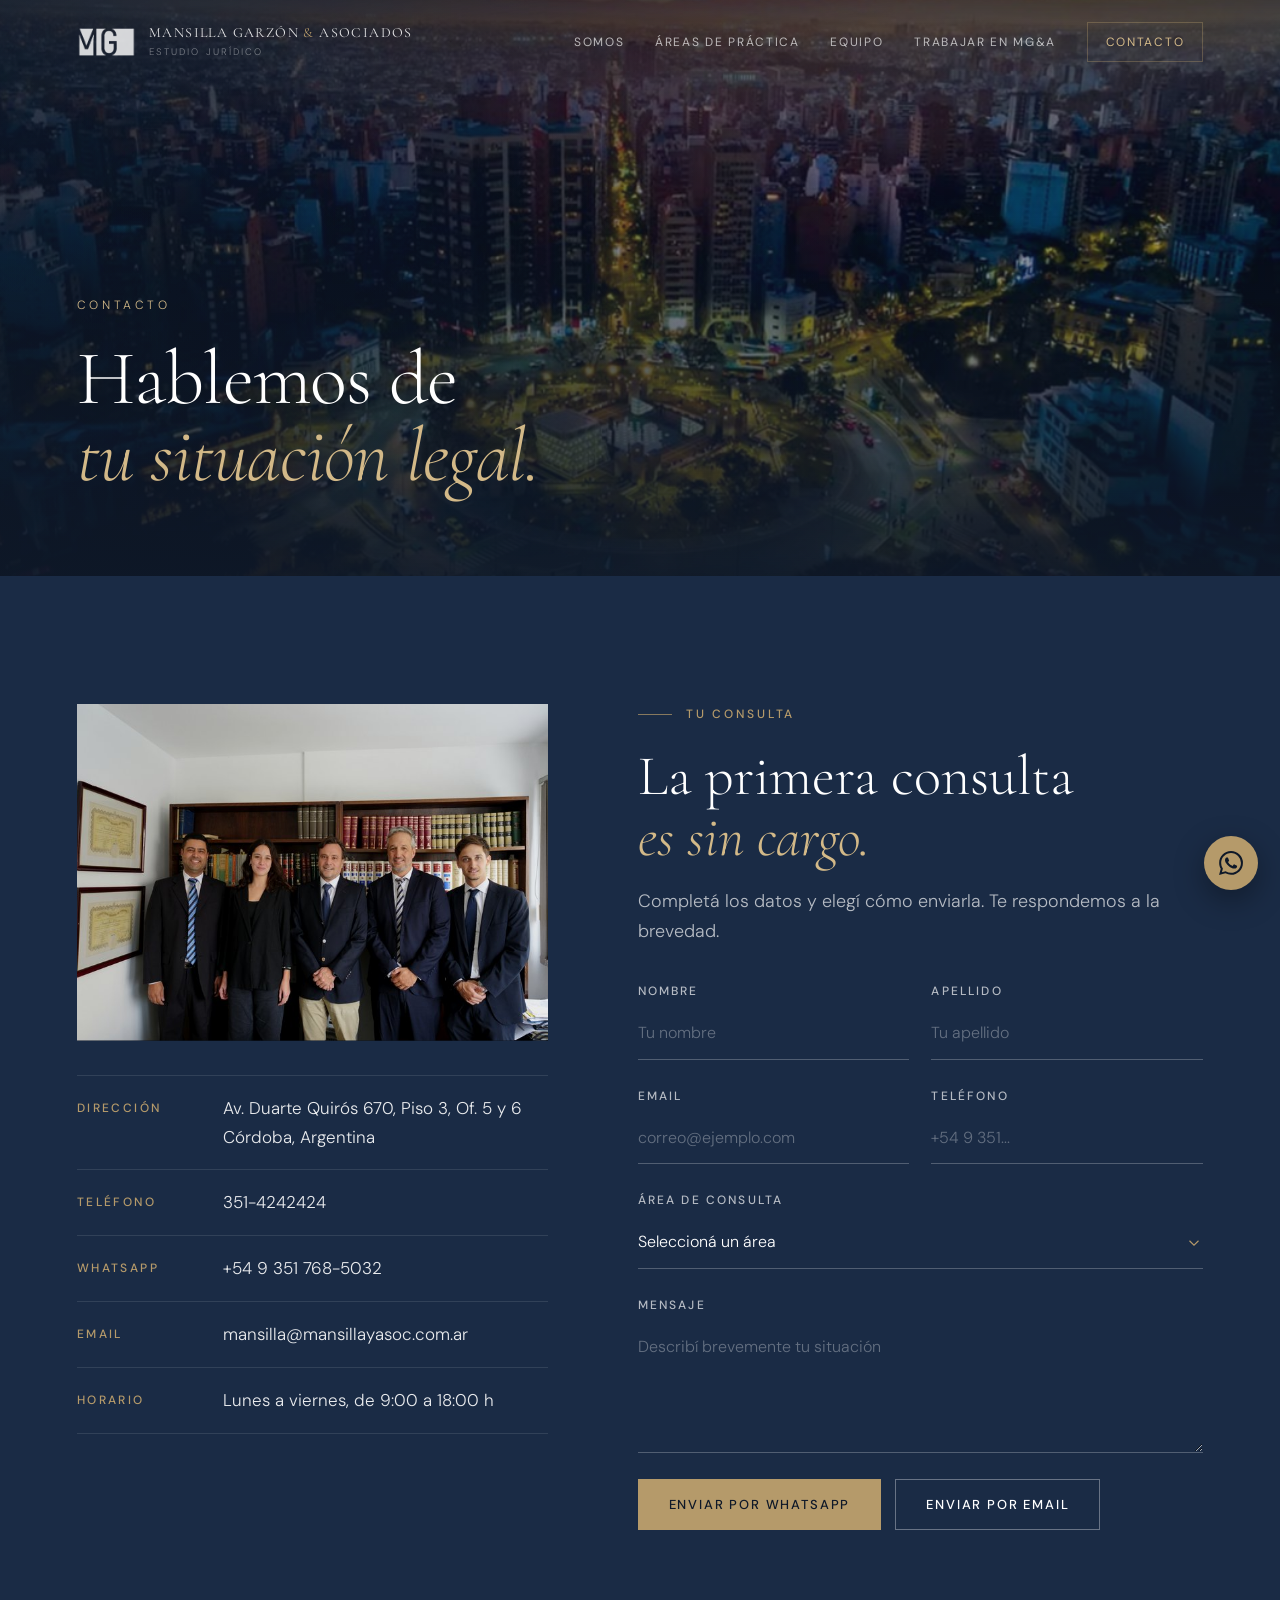
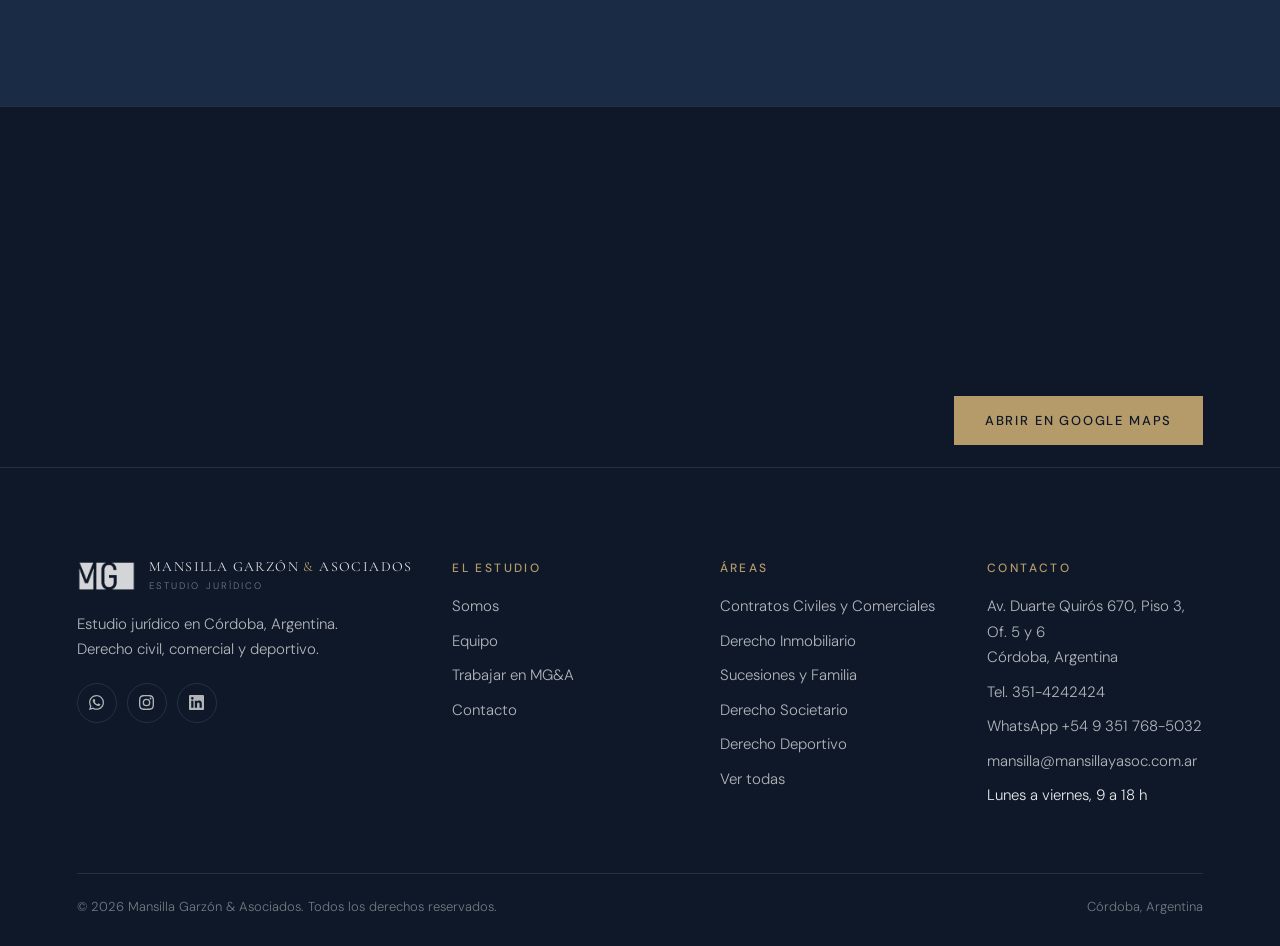
<file: contacto.html>
<!DOCTYPE html>
<html lang="es-AR">
<head>
<meta charset="UTF-8"/>
<meta name="viewport" content="width=device-width, initial-scale=1.0, viewport-fit=cover"/>
<title>Contacto · Mansilla Garzón &amp; Asociados</title>
<meta name="description" content="La primera consulta es sin cargo. Av. Duarte Quirós 670, Piso 3, Of. 5 y 6, Córdoba."/>
<meta property="og:type" content="website"/>
<meta property="og:locale" content="es_AR"/>
<meta property="og:title" content="Contacto · Mansilla Garzón &amp; Asociados"/>
<meta property="og:description" content="La primera consulta es sin cargo. Av. Duarte Quirós 670, Piso 3, Of. 5 y 6, Córdoba."/>
<meta property="og:image" content="assets/img/hero-inicio.jpg"/>
<meta name="theme-color" content="#0e1828"/>
<link rel="icon" type="image/png" href="assets/img/favicon.png"/>
<link rel="apple-touch-icon" href="assets/img/favicon.png"/>
<link rel="preconnect" href="https://fonts.googleapis.com"/>
<link rel="preconnect" href="https://fonts.gstatic.com" crossorigin/>
<link href="https://fonts.googleapis.com/css2?family=Cormorant+Garamond:ital,wght@0,300;0,400;0,500;1,300;1,400&family=DM+Sans:wght@300;400;500&display=swap" rel="stylesheet"/>
<link rel="stylesheet" href="assets/css/site.css?v=4"/>
<script>document.documentElement.classList.add('js');try{if(sessionStorage.getItem('mg-seen'))document.documentElement.classList.add('seen')}catch(e){}</script>
</head>
<body>
<div class="curtain" aria-hidden="true"><img src="assets/img/logo-mg-blanco.png" alt=""/><i></i></div>
<div class="veil" aria-hidden="true"></div>
<div class="progress" aria-hidden="true"></div>

<header class="nav">
  <a href="index.html" class="brand" aria-label="Mansilla Garzón &amp; Asociados, inicio">
    <img src="assets/img/logo-mg-blanco.png" alt="" width="60" height="30"/>
    <div>
      <div class="brand-name">MANSILLA GARZÓN <b>&amp;</b> ASOCIADOS</div>
      <div class="brand-sub">Estudio Jurídico</div>
    </div>
  </a>
  <nav class="nav-links" aria-label="Principal"><a href="somos.html">Somos</a><a href="areas.html">Áreas de práctica</a><a href="equipo.html">Equipo</a><a href="trabajar.html">Trabajar en MG&amp;A</a><a href="contacto.html" class="cta" aria-current="page">Contacto</a></nav>
  <button class="burger" aria-label="Abrir menú" aria-expanded="false" aria-controls="menu"><span></span><span></span><span></span></button>
</header>
<nav class="menu" id="menu" aria-label="Menú móvil">
  <a href="index.html">Inicio</a><a href="somos.html">Somos</a><a href="areas.html">Áreas de práctica</a><a href="equipo.html">Equipo</a><a href="trabajar.html">Trabajar en MG&amp;A</a><a href="contacto.html" aria-current="page">Contacto</a>
  <div class="menu-foot">Av. Duarte Quirós 670, Piso 3, Of. 5 y 6, Córdoba<br/><a href="tel:+543514242424">Tel. 351-4242424</a><br/><a href="https://wa.me/5493517685032" target="_blank" rel="noopener">WhatsApp +54 9 351 768-5032</a></div>
</nav>

<main>
<section class="hero hero--page">
  <div class="hero-media"><img src="assets/img/hero-contacto.jpg" alt="Vista aérea del centro de Córdoba" style="object-position:center 38%" fetchpriority="high"/></div>
  <div class="wrap hero-inner">
    <div>
      <p class="hero-kicker">Contacto</p>
      <h1 class="hero-title"><span class="line"><span>Hablemos de</span></span><span class="line"><span><em>tu situación legal.</em></span></span></h1>
      
      
    </div>
    
  </div>
  
</section>

<section class="section">
  <div class="wrap">
    <div class="contact">
      <div>
        <div class="frame frame--wide" data-reveal="img"><img src="assets/img/oficina.jpg" alt="Equipo de Mansilla Garzón &amp; Asociados en la oficina" loading="lazy"/></div>
        <ul class="info" data-stagger>
          <li data-reveal><span class="k">Dirección</span><span><a href="https://www.google.com/maps/search/?api=1&query=Av.+Duarte+Quir%C3%B3s+670%2C+C%C3%B3rdoba%2C+Argentina" target="_blank" rel="noopener">Av. Duarte Quirós 670, Piso 3, Of. 5 y 6<br/>Córdoba, Argentina</a></span></li>
          <li data-reveal><span class="k">Teléfono</span><span><a href="tel:+543514242424">351-4242424</a></span></li>
          <li data-reveal><span class="k">WhatsApp</span><span><a href="https://wa.me/5493517685032" target="_blank" rel="noopener">+54 9 351 768-5032</a></span></li>
          <li data-reveal><span class="k">Email</span><span><a href="mailto:mansilla@mansillayasoc.com.ar">mansilla@mansillayasoc.com.ar</a></span></li>
          <li data-reveal><span class="k">Horario</span><span>Lunes a viernes, de 9:00 a 18:00 h</span></li>
        </ul>
      </div>
      <div>
        <p class="label" data-reveal>Tu consulta</p>
        <h2 class="h2" data-reveal>La primera consulta<br/><em>es sin cargo.</em></h2>
        <p class="lead" data-reveal style="margin-top:18px">Completá los datos y elegí cómo enviarla. Te respondemos a la brevedad.</p>
        <form class="form" id="consulta" data-wa="5493517685032" data-email="mansilla@mansillayasoc.com.ar" data-reveal>
          <div class="field"><label for="f-nombre">Nombre</label><input id="f-nombre" type="text" autocomplete="given-name" placeholder="Tu nombre" required/></div>
          <div class="field"><label for="f-apellido">Apellido</label><input id="f-apellido" type="text" autocomplete="family-name" placeholder="Tu apellido" required/></div>
          <div class="field"><label for="f-email">Email</label><input id="f-email" type="email" autocomplete="email" placeholder="correo@ejemplo.com"/></div>
          <div class="field"><label for="f-tel">Teléfono</label><input id="f-tel" type="tel" autocomplete="tel" placeholder="+54 9 351..."/></div>
          <div class="field field--full"><label for="f-area">Área de consulta</label>
            <select id="f-area"><option value="">Seleccioná un área</option><option value="Contratos Civiles y Comerciales">Contratos Civiles y Comerciales</option><option value="Derecho Inmobiliario">Derecho Inmobiliario</option><option value="Sucesiones y Familia">Sucesiones y Familia</option><option value="Derecho Societario">Derecho Societario</option><option value="Derecho Deportivo">Derecho Deportivo</option><option value="Mediación y Reclamos">Mediación y Reclamos</option><option value="Derecho de Daños">Derecho de Daños</option><option value="Derecho Laboral">Derecho Laboral</option><option value="Otro">Otro</option></select></div>
          <div class="field field--full"><label for="f-mensaje">Mensaje</label><textarea id="f-mensaje" placeholder="Describí brevemente tu situación" required></textarea></div>
          <div class="form-actions">
            <button type="submit" name="via" value="whatsapp" class="btn">Enviar por WhatsApp</button>
            <button type="submit" name="via" value="email" class="btn btn--ghost">Enviar por email</button>
          </div>
          <p class="form-note" id="consulta-nota" role="status" aria-live="polite"></p>
        </form>
      </div>
    </div>
  </div>
</section>

<div class="map">
  <iframe title="Mapa: Av. Duarte Quirós 670, Córdoba" src="https://www.google.com/maps/embed?pb=!1m18!1m12!1m3!1d3403.8729!2d-64.19051!3d-31.41219!2m3!1f0!2f0!3f0!3m2!1i1024!2i768!4f13.1!3m3!1m2!1s0x9432a28e8e5b1b1d%3A0x8db4df985e97f8c6!2sAv.%20Duarte%20Quir%C3%B3s%20670%2C%20X5000IJS%20C%C3%B3rdoba!5e0!3m2!1ses-419!2sar!4v1700000000000!5m2!1ses-419!2sar" loading="lazy" referrerpolicy="no-referrer-when-downgrade" allowfullscreen></iframe>
  <a class="btn" href="https://www.google.com/maps/search/?api=1&query=Av.+Duarte+Quir%C3%B3s+670%2C+C%C3%B3rdoba%2C+Argentina" target="_blank" rel="noopener">Abrir en Google Maps</a>
</div>
</main>

<footer class="footer">
  <div class="wrap">
    <div class="footer-grid">
      <div>
        <a href="index.html" class="brand" aria-label="Mansilla Garzón &amp; Asociados, inicio">
    <img src="assets/img/logo-mg-blanco.png" alt="" width="60" height="30"/>
    <div>
      <div class="brand-name">MANSILLA GARZÓN <b>&amp;</b> ASOCIADOS</div>
      <div class="brand-sub">Estudio Jurídico</div>
    </div>
  </a>
        <p>Estudio jurídico en Córdoba, Argentina.<br/>Derecho civil, comercial y deportivo.</p>
        <div class="social">
          <a href="https://wa.me/5493517685032" target="_blank" rel="noopener" aria-label="WhatsApp"><svg viewBox="0 0 24 24" aria-hidden="true"><path d="M17.472 14.382c-.297-.149-1.758-.867-2.03-.967-.273-.099-.471-.148-.67.15-.197.297-.767.966-.94 1.164-.173.199-.347.223-.644.075-.297-.15-1.255-.463-2.39-1.475-.883-.788-1.48-1.761-1.653-2.059-.173-.297-.018-.458.13-.606.134-.133.298-.347.446-.52.149-.174.198-.298.298-.497.099-.198.05-.371-.025-.52-.075-.149-.669-1.612-.916-2.207-.242-.579-.487-.5-.669-.51-.173-.008-.371-.01-.57-.01-.198 0-.52.074-.792.372-.272.297-1.04 1.016-1.04 2.479 0 1.462 1.065 2.875 1.213 3.074.149.198 2.096 3.2 5.077 4.487.709.306 1.262.489 1.694.625.712.227 1.36.195 1.871.118.571-.085 1.758-.719 2.006-1.413.248-.694.248-1.289.173-1.413-.074-.124-.272-.198-.57-.347m-5.421 7.403h-.004a9.87 9.87 0 01-5.031-1.378l-.361-.214-3.741.982.998-3.648-.235-.374a9.86 9.86 0 01-1.51-5.26c.001-5.45 4.436-9.884 9.888-9.884 2.64 0 5.122 1.03 6.988 2.898a9.825 9.825 0 012.893 6.994c-.003 5.45-4.437 9.884-9.885 9.884m8.413-18.297A11.815 11.815 0 0012.05 0C5.495 0 .16 5.335.157 11.892c0 2.096.547 4.142 1.588 5.945L.057 24l6.305-1.654a11.882 11.882 0 005.683 1.448h.005c6.554 0 11.89-5.335 11.893-11.893a11.821 11.821 0 00-3.48-8.413z"/></svg></a>
          <a href="https://www.instagram.com/estudiomansillayasociados/" target="_blank" rel="noopener" aria-label="Instagram"><svg viewBox="0 0 24 24" aria-hidden="true"><path d="M12 2.163c3.204 0 3.584.012 4.85.07 3.252.148 4.771 1.691 4.919 4.919.058 1.265.069 1.645.069 4.849 0 3.205-.012 3.584-.069 4.849-.149 3.225-1.664 4.771-4.919 4.919-1.266.058-1.644.07-4.85.07-3.204 0-3.584-.012-4.849-.07-3.26-.149-4.771-1.699-4.919-4.92-.058-1.265-.07-1.644-.07-4.849 0-3.204.013-3.583.07-4.849.149-3.227 1.664-4.771 4.919-4.919 1.266-.057 1.645-.069 4.849-.069zM12 0C8.741 0 8.333.014 7.053.072 2.695.272.273 2.69.073 7.052.014 8.333 0 8.741 0 12c0 3.259.014 3.668.072 4.948.2 4.358 2.618 6.78 6.98 6.98C8.333 23.986 8.741 24 12 24c3.259 0 3.668-.014 4.948-.072 4.354-.2 6.782-2.618 6.979-6.98.059-1.28.073-1.689.073-4.948 0-3.259-.014-3.667-.072-4.947-.196-4.354-2.617-6.78-6.979-6.98C15.668.014 15.259 0 12 0zm0 5.838a6.162 6.162 0 100 12.324 6.162 6.162 0 000-12.324zM12 16a4 4 0 110-8 4 4 0 010 8zm6.406-11.845a1.44 1.44 0 100 2.881 1.44 1.44 0 000-2.881z"/></svg></a>
          <a href="https://www.linkedin.com/company/estudiomgya" target="_blank" rel="noopener" aria-label="LinkedIn"><svg viewBox="0 0 24 24" aria-hidden="true"><path d="M20.447 20.452h-3.554v-5.569c0-1.328-.027-3.037-1.852-3.037-1.853 0-2.136 1.445-2.136 2.939v5.667H9.351V9h3.414v1.561h.046c.477-.9 1.637-1.85 3.37-1.85 3.601 0 4.267 2.37 4.267 5.455v6.286zM5.337 7.433a2.062 2.062 0 01-2.063-2.065 2.064 2.064 0 112.063 2.065zm1.782 13.019H3.555V9h3.564v11.452zM22.225 0H1.771C.792 0 0 .774 0 1.729v20.542C0 23.227.792 24 1.771 24h20.451C23.2 24 24 23.227 24 22.271V1.729C24 .774 23.2 0 22.222 0h.003z"/></svg></a>
        </div>
      </div>
      <div>
        <h4>El estudio</h4>
        <ul>
          <li><a href="somos.html">Somos</a></li>
          <li><a href="equipo.html">Equipo</a></li>
          <li><a href="trabajar.html">Trabajar en MG&amp;A</a></li>
          <li><a href="contacto.html">Contacto</a></li>
        </ul>
      </div>
      <div>
        <h4>Áreas</h4>
        <ul>
          <li><a href="areas.html#contratos">Contratos Civiles y Comerciales</a></li><li><a href="areas.html#inmobiliario">Derecho Inmobiliario</a></li><li><a href="areas.html#sucesiones">Sucesiones y Familia</a></li><li><a href="areas.html#societario">Derecho Societario</a></li><li><a href="areas.html#deportivo">Derecho Deportivo</a></li>
          <li><a href="areas.html">Ver todas</a></li>
        </ul>
      </div>
      <div>
        <h4>Contacto</h4>
        <ul>
          <li><a href="https://www.google.com/maps/search/?api=1&query=Av.+Duarte+Quir%C3%B3s+670%2C+C%C3%B3rdoba%2C+Argentina" target="_blank" rel="noopener">Av. Duarte Quirós 670, Piso 3, Of. 5 y 6<br/>Córdoba, Argentina</a></li>
          <li><a href="tel:+543514242424">Tel. 351-4242424</a></li>
          <li><a href="https://wa.me/5493517685032" target="_blank" rel="noopener">WhatsApp +54 9 351 768-5032</a></li>
          <li><a href="mailto:mansilla@mansillayasoc.com.ar">mansilla@mansillayasoc.com.ar</a></li>
          <li>Lunes a viernes, 9 a 18 h</li>
        </ul>
      </div>
    </div>
    <div class="footer-base">
      <span>© <span data-year>2026</span> Mansilla Garzón &amp; Asociados. Todos los derechos reservados.</span>
      <span>Córdoba, Argentina</span>
    </div>
  </div>
</footer>

<a class="wa" href="https://wa.me/5493517685032" target="_blank" rel="noopener" aria-label="Escribinos por WhatsApp"><svg viewBox="0 0 24 24" aria-hidden="true"><path d="M17.472 14.382c-.297-.149-1.758-.867-2.03-.967-.273-.099-.471-.148-.67.15-.197.297-.767.966-.94 1.164-.173.199-.347.223-.644.075-.297-.15-1.255-.463-2.39-1.475-.883-.788-1.48-1.761-1.653-2.059-.173-.297-.018-.458.13-.606.134-.133.298-.347.446-.52.149-.174.198-.298.298-.497.099-.198.05-.371-.025-.52-.075-.149-.669-1.612-.916-2.207-.242-.579-.487-.5-.669-.51-.173-.008-.371-.01-.57-.01-.198 0-.52.074-.792.372-.272.297-1.04 1.016-1.04 2.479 0 1.462 1.065 2.875 1.213 3.074.149.198 2.096 3.2 5.077 4.487.709.306 1.262.489 1.694.625.712.227 1.36.195 1.871.118.571-.085 1.758-.719 2.006-1.413.248-.694.248-1.289.173-1.413-.074-.124-.272-.198-.57-.347m-5.421 7.403h-.004a9.87 9.87 0 01-5.031-1.378l-.361-.214-3.741.982.998-3.648-.235-.374a9.86 9.86 0 01-1.51-5.26c.001-5.45 4.436-9.884 9.888-9.884 2.64 0 5.122 1.03 6.988 2.898a9.825 9.825 0 012.893 6.994c-.003 5.45-4.437 9.884-9.885 9.884m8.413-18.297A11.815 11.815 0 0012.05 0C5.495 0 .16 5.335.157 11.892c0 2.096.547 4.142 1.588 5.945L.057 24l6.305-1.654a11.882 11.882 0 005.683 1.448h.005c6.554 0 11.89-5.335 11.893-11.893a11.821 11.821 0 00-3.48-8.413z"/></svg></a>
<script src="assets/js/site.js?v=3" defer></script>
<!-- Webchat Chattigo -->
<script src="https://cdn-widgets.chattigo.com/webchat-widget-new.js" id="widget-chattigo" title="estudiojuridicomansillagarz9311-17223-webchat@wc"></script>
</body>
</html>
</file>
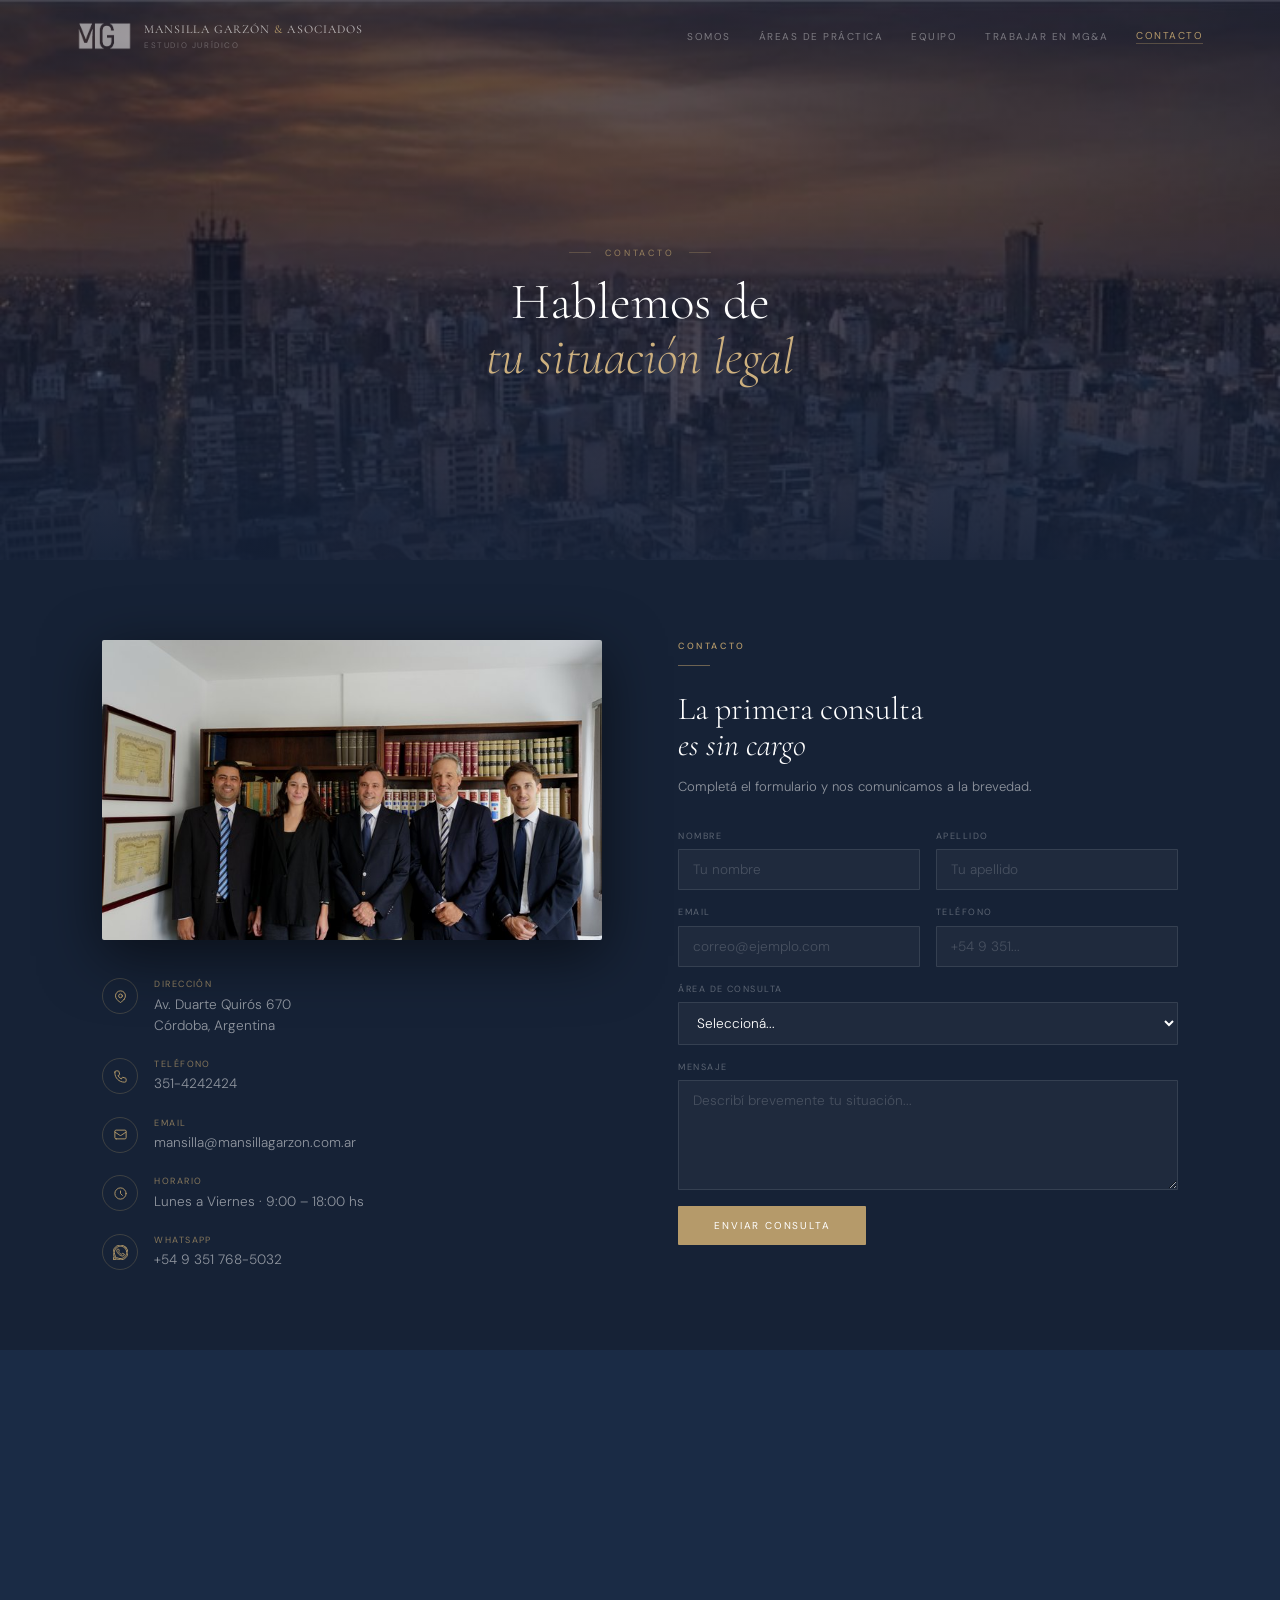
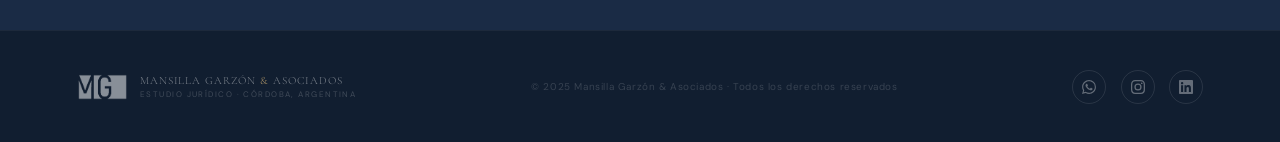
<file: contacto_cordoba.html>
<!DOCTYPE html>
<html lang="es">
<head>
<meta charset="UTF-8"/><meta name="viewport" content="width=device-width, initial-scale=1.0"/>
<title>Contacto · Mansilla Garzón & Asociados</title>
<link href="https://fonts.googleapis.com/css2?family=Cormorant+Garamond:ital,wght@0,300;0,400;0,600;1,300;1,400&family=DM+Sans:wght@300;400;500&display=swap" rel="stylesheet"/>
<style>
*{margin:0;padding:0;box-sizing:border-box;}
:root{--navy:#1a2b45;--navy2:#162236;--gold:#b59a6a;--gold2:#cdb07e;--dim:rgba(255,255,255,.52);}
body{font-family:'DM Sans',sans-serif;background:var(--navy);color:#fff;}

/* NAV */
nav{position:fixed;top:0;left:0;right:0;z-index:100;display:flex;align-items:center;justify-content:space-between;padding:22px 6vw;transition:background .35s,padding .35s,box-shadow .35s;}
nav.scrolled{background:rgba(20,33,56,0.97);backdrop-filter:blur(10px);padding:14px 6vw;box-shadow:0 1px 24px rgba(0,0,0,.22);}
.nav-brand{display:flex;align-items:center;gap:12px;text-decoration:none;}
.nav-brand img{height:28px;width:auto;filter:brightness(0) invert(1);opacity:0.52;transition:opacity .3s;}
nav.scrolled .nav-brand img{opacity:0.70;}
.nav-brand-name{font-family:'Cormorant Garamond',serif;font-weight:400;font-size:12px;letter-spacing:.09em;color:rgba(255,255,255,.68);line-height:1.3;}
.nav-brand-name span{color:var(--gold);}
.nav-brand-sub{font-size:8px;letter-spacing:.2em;text-transform:uppercase;color:rgba(255,255,255,.26);margin-top:2px;}
.nav-links{display:flex;align-items:center;gap:28px;}
.nav-links a{font-size:10px;letter-spacing:.15em;text-transform:uppercase;color:rgba(255,255,255,.38);text-decoration:none;transition:color .25s;white-space:nowrap;}
.nav-links a:hover{color:rgba(255,255,255,.86);}
.nav-links a.active{color:rgba(255,255,255,.75);}
.nav-links a.cta{color:var(--gold);border-bottom:1px solid rgba(181,154,106,.35);padding-bottom:1px;}

/* HERO */
.hero{
  position:relative;height:560px;
  overflow:hidden;display:flex;align-items:center;justify-content:center;
}
.hero-bg{
  position:absolute;inset:0;
  background:url('[data-uri]') center/cover no-repeat;
  background-position:center top;
}
.hero-overlay{
  position:absolute;inset:0;
  background:linear-gradient(to bottom,rgba(20,33,56,0.72) 0%,rgba(20,33,56,0.55) 40%,rgba(20,33,56,0.92) 100%);
}
.hero-content{
  position:relative;z-index:2;text-align:center;padding-top:72px;
}
.hero-label{
  font-size:9px;letter-spacing:.32em;text-transform:uppercase;
  color:var(--gold);opacity:.75;margin-bottom:1rem;
  display:flex;align-items:center;justify-content:center;gap:14px;
}
.hero-label::before,.hero-label::after{content:'';display:block;width:22px;height:1px;background:var(--gold);opacity:.4;}
.hero-title{
  font-family:'Cormorant Garamond',serif;
  font-weight:300;font-size:clamp(2.4rem,4vw,3.6rem);
  color:white;line-height:1.08;
}
.hero-title em{font-style:italic;color:var(--gold2);}

/* MAIN CONTACT SECTION */
.contact-section{
  background:var(--navy2);
  padding:80px 8vw;
  display:grid;
  grid-template-columns:1fr 1fr;
  gap:6vw;
  align-items:start;
}

/* LEFT — photo + info */
.contact-left{display:flex;flex-direction:column;gap:2.4rem;}
.contact-photo{
  width:100%;
  border-radius:2px;
  overflow:hidden;
  box-shadow:0 16px 60px rgba(0,0,0,.55);
  line-height:0;
}
.contact-photo img{width:100%;height:300px;object-fit:cover;object-position:center 30%;display:block;}

.info-items{display:flex;flex-direction:column;gap:1.4rem;}
.info-item{display:flex;align-items:flex-start;gap:1rem;}
.info-icon{
  width:36px;height:36px;border-radius:50%;
  border:1px solid rgba(181,154,106,.25);
  display:flex;align-items:center;justify-content:center;
  flex-shrink:0;color:var(--gold);
}
.info-icon svg{width:15px;height:15px;stroke:currentColor;fill:none;stroke-width:1.5;stroke-linecap:round;stroke-linejoin:round;}
.info-label{font-size:9px;letter-spacing:.16em;text-transform:uppercase;color:var(--gold);opacity:.7;margin-bottom:.2rem;}
.info-value{font-size:.85rem;color:var(--dim);line-height:1.55;font-weight:300;}
.info-value a{color:inherit;text-decoration:none;}
.info-value a:hover{color:var(--gold2);}

/* RIGHT — form */
.contact-right{}
.form-label-section{font-size:9px;letter-spacing:.28em;text-transform:uppercase;color:var(--gold);font-weight:500;margin-bottom:.8rem;}
.form-rule{width:32px;height:1px;background:var(--gold);margin-bottom:1.6rem;opacity:.55;}
.form-title{
  font-family:'Cormorant Garamond',serif;
  font-weight:300;font-size:clamp(1.8rem,2.5vw,2.4rem);
  color:white;line-height:1.12;margin-bottom:.8rem;
}
.form-title em{font-style:italic;}
.form-subtitle{font-size:.82rem;color:var(--dim);font-weight:300;margin-bottom:2rem;line-height:1.7;}

form{display:flex;flex-direction:column;gap:1rem;}
.form-row{display:grid;grid-template-columns:1fr 1fr;gap:1rem;}
.form-group{display:flex;flex-direction:column;gap:.45rem;}
.form-group label{font-size:9px;letter-spacing:.16em;text-transform:uppercase;color:rgba(255,255,255,.3);}
.form-group input,
.form-group select,
.form-group textarea{
  background:rgba(255,255,255,.04);
  border:1px solid rgba(255,255,255,.1);
  padding:11px 14px;
  font-family:'DM Sans',sans-serif;
  font-size:.85rem;color:white;
  border-radius:1px;outline:none;
  transition:border-color .2s;font-weight:300;
}
.form-group input:focus,
.form-group select:focus,
.form-group textarea:focus{border-color:rgba(181,154,106,.5);}
.form-group input::placeholder,
.form-group textarea::placeholder{color:rgba(255,255,255,.18);}
select.form-group-select option{background:#1a2b45;}
textarea{resize:vertical;min-height:110px;}
.form-submit{
  align-self:flex-start;
  background:var(--gold);color:white;
  border:none;padding:13px 36px;
  font-family:'DM Sans',sans-serif;
  font-size:10px;letter-spacing:.18em;text-transform:uppercase;
  cursor:pointer;border-radius:1px;transition:background .2s;
}
.form-submit:hover{background:var(--gold2);}

/* FOOTER */
footer{background:#111e30;border-top:1px solid rgba(255,255,255,.05);padding:2.4rem 6vw;display:flex;align-items:center;justify-content:space-between;flex-wrap:wrap;gap:1.2rem;}
.footer-brand{display:flex;align-items:center;gap:12px;}
.footer-brand img{height:26px;width:auto;filter:brightness(0) invert(1);opacity:.5;}
.footer-brand-name{font-family:'Cormorant Garamond',serif;font-weight:300;font-size:11px;letter-spacing:.08em;color:rgba(255,255,255,.45);}
.footer-brand-name span{color:var(--gold);}
.footer-brand-sub{font-size:8px;letter-spacing:.18em;text-transform:uppercase;color:rgba(255,255,255,.2);margin-top:2px;}
.footer-copy{font-size:.62rem;color:rgba(255,255,255,.16);text-align:center;letter-spacing:.06em;}
.footer-social{display:flex;gap:.9rem;align-items:center;}
.social-link{display:flex;align-items:center;justify-content:center;width:34px;height:34px;border-radius:50%;border:1px solid rgba(255,255,255,.10);color:rgba(255,255,255,.35);text-decoration:none;transition:border-color .2s,color .2s;}
.social-link:hover{border-color:var(--gold);color:var(--gold);}
.social-link svg{width:14px;height:14px;fill:currentColor;}
</style>
</head>
<body>

<nav id="nav">
  <a href="index.html" class="nav-brand">
    <img src="[data-uri]" alt="MG"/>
    <div>
      <div class="nav-brand-name">MANSILLA GARZÓN <span>&</span> ASOCIADOS</div>
      <div class="nav-brand-sub">Estudio Jurídico</div>
    </div>
  </a>
  <div class="nav-links">
    <a href="somos.html">Somos</a>
    <a href="areas.html">Áreas de práctica</a>
    <a href="equipo.html">Equipo</a>
    <a href="trabajar.html">Trabajar en MG&amp;A</a>
    <a href="contacto.html" class="cta active">Contacto</a>
  </div>
</nav>

<!-- HERO -->
<div class="hero">
  <div class="hero-bg"></div>
  <div class="hero-overlay"></div>
  <div class="hero-content">
    <div class="hero-label">Contacto</div>
    <h1 class="hero-title">Hablemos de<br/><em>tu situación legal</em></h1>
  </div>
</div>

<!-- CONTACT SECTION -->
<section class="contact-section">

  <!-- LEFT: foto + datos -->
  <div class="contact-left">
    <div class="contact-photo">
      <img src="[data-uri]" alt="Equipo Mansilla Garzón"/>
    </div>
    <div class="info-items">
      <div class="info-item">
        <div class="info-icon">
          <svg viewBox="0 0 24 24"><path d="M17.657 16.657L13.414 20.9a2 2 0 01-2.827 0l-4.244-4.243a8 8 0 1111.314 0z"/><path d="M15 11a3 3 0 11-6 0 3 3 0 016 0z"/></svg>
        </div>
        <div>
          <p class="info-label">Dirección</p>
          <p class="info-value">Av. Duarte Quirós 670<br/>Córdoba, Argentina</p>
        </div>
      </div>
      <div class="info-item">
        <div class="info-icon">
          <svg viewBox="0 0 24 24"><path d="M3 5a2 2 0 012-2h3.28a1 1 0 01.948.684l1.498 4.493a1 1 0 01-.502 1.21l-2.257 1.13a11.042 11.042 0 005.516 5.516l1.13-2.257a1 1 0 011.21-.502l4.493 1.498a1 1 0 01.684.949V19a2 2 0 01-2 2h-1C9.716 21 3 14.284 3 6V5z"/></svg>
        </div>
        <div>
          <p class="info-label">Teléfono</p>
          <p class="info-value"><a href="tel:+5493517685032">351-4242424</a></p>
        </div>
      </div>
      <div class="info-item">
        <div class="info-icon">
          <svg viewBox="0 0 24 24"><path d="M3 8l7.89 5.26a2 2 0 002.22 0L21 8M5 19h14a2 2 0 002-2V7a2 2 0 00-2-2H5a2 2 0 00-2 2v10a2 2 0 002 2z"/></svg>
        </div>
        <div>
          <p class="info-label">Email</p>
          <p class="info-value"><a href="mailto:mansilla@mansillagarzon.com.ar">mansilla@mansillagarzon.com.ar</a></p>
        </div>
      </div>
      <div class="info-item">
        <div class="info-icon">
          <svg viewBox="0 0 24 24"><path d="M12 8v4l3 3m6-3a9 9 0 11-18 0 9 9 0 0118 0z"/></svg>
        </div>
        <div>
          <p class="info-label">Horario</p>
          <p class="info-value">Lunes a Viernes · 9:00 – 18:00 hs</p>
        </div>
      </div>
      <div class="info-item">
        <div class="info-icon" style="color:var(--gold)">
          <svg viewBox="0 0 24 24" fill="currentColor" width="15" height="15"><path d="M17.472 14.382c-.297-.149-1.758-.867-2.03-.967-.273-.099-.471-.148-.67.15-.197.297-.767.966-.94 1.164-.173.199-.347.223-.644.075-.297-.15-1.255-.463-2.39-1.475-.883-.788-1.48-1.761-1.653-2.059-.173-.297-.018-.458.13-.606.134-.133.298-.347.446-.52.149-.174.198-.298.298-.497.099-.198.05-.371-.025-.52-.075-.149-.669-1.612-.916-2.207-.242-.579-.487-.5-.669-.51-.173-.008-.371-.01-.57-.01-.198 0-.52.074-.792.372-.272.297-1.04 1.016-1.04 2.479 0 1.462 1.065 2.875 1.213 3.074.149.198 2.096 3.2 5.077 4.487.709.306 1.262.489 1.694.625.712.227 1.36.195 1.871.118.571-.085 1.758-.719 2.006-1.413.248-.694.248-1.289.173-1.413-.074-.124-.272-.198-.57-.347m-5.421 7.403h-.004a9.87 9.87 0 01-5.031-1.378l-.361-.214-3.741.982.998-3.648-.235-.374a9.86 9.86 0 01-1.51-5.26c.001-5.45 4.436-9.884 9.888-9.884 2.64 0 5.122 1.03 6.988 2.898a9.825 9.825 0 012.893 6.994c-.003 5.45-4.437 9.884-9.885 9.884m8.413-18.297A11.815 11.815 0 0012.05 0C5.495 0 .16 5.335.157 11.892c0 2.096.547 4.142 1.588 5.945L.057 24l6.305-1.654a11.882 11.882 0 005.683 1.448h.005c6.554 0 11.89-5.335 11.893-11.893a11.821 11.821 0 00-3.48-8.413z"/></svg>
        </div>
        <div>
          <p class="info-label">WhatsApp</p>
          <p class="info-value"><a href="https://wa.me/5493517685032" target="_blank">+54 9 351 768-5032</a></p>
        </div>
      </div>
    </div>
  </div>

  <!-- RIGHT: form -->
  <div class="contact-right">
    <p class="form-label-section">Contacto</p>
    <div class="form-rule"></div>
    <h2 class="form-title" style="font-family:'Cormorant Garamond',serif;">
      La primera consulta<br/><em>es sin cargo</em>
    </h2>
    <p class="form-subtitle">Completá el formulario y nos comunicamos a la brevedad.</p>

    <form onsubmit="handleSubmit(event)">
      <div class="form-row">
        <div class="form-group">
          <label>Nombre</label>
          <input type="text" placeholder="Tu nombre"/>
        </div>
        <div class="form-group">
          <label>Apellido</label>
          <input type="text" placeholder="Tu apellido"/>
        </div>
      </div>
      <div class="form-row">
        <div class="form-group">
          <label>Email</label>
          <input type="email" placeholder="correo@ejemplo.com"/>
        </div>
        <div class="form-group">
          <label>Teléfono</label>
          <input type="tel" placeholder="+54 9 351..."/>
        </div>
      </div>
      <div class="form-group">
        <label>Área de consulta</label>
        <select style="background:rgba(255,255,255,.04);border:1px solid rgba(255,255,255,.1);padding:11px 14px;font-family:'DM Sans',sans-serif;font-size:.85rem;color:white;border-radius:1px;outline:none;font-weight:300;">
          <option value="" style="background:#1a2b45">Seleccioná...</option>
          <option style="background:#1a2b45">Contratos Civiles y Comerciales</option>
          <option style="background:#1a2b45">Derecho Inmobiliario</option>
          <option style="background:#1a2b45">Sucesiones y Familia</option>
          <option style="background:#1a2b45">Derecho Societario</option>
          <option style="background:#1a2b45">Derecho Deportivo</option>
          <option style="background:#1a2b45">Mediación y Reclamos</option>
          <option style="background:#1a2b45">Derecho de Daños</option>
          <option style="background:#1a2b45">Derecho Laboral</option>
          <option style="background:#1a2b45">Otro</option>
        </select>
      </div>
      <div class="form-group">
        <label>Mensaje</label>
        <textarea placeholder="Describí brevemente tu situación..."></textarea>
      </div>
      <button type="submit" class="form-submit">Enviar consulta</button>
    </form>
  </div>

</section>



<!-- MAP -->
<div style="width:100%;line-height:0;">
  <iframe
    src="https://www.google.com/maps/embed?pb=!1m18!1m12!1m3!1d3403.8729!2d-64.19051!3d-31.41219!2m3!1f0!2f0!3f0!3m2!1i1024!2i768!4f13.1!3m3!1m2!1s0x9432a28e8e5b1b1d%3A0x8db4df985e97f8c6!2sAv.%20Duarte%20Quir%C3%B3s%20670%2C%20X5000IJS%20C%C3%B3rdoba!5e0!3m2!1ses-419!2sar!4v1700000000000!5m2!1ses-419!2sar"
    width="100%"
    height="280"
    style="border:0;display:block;filter:invert(88%) hue-rotate(180deg) saturate(0.25) brightness(0.82);"
    allowfullscreen=""
    loading="lazy"
    referrerpolicy="no-referrer-when-downgrade">
  </iframe>
</div>

<!-- FOOTER -->
<footer>
  <div class="footer-brand">
    <img src="[data-uri]" alt="MG"/>
    <div>
      <div class="footer-brand-name">MANSILLA GARZÓN <span>&</span> ASOCIADOS</div>
      <div class="footer-brand-sub">Estudio Jurídico · Córdoba, Argentina</div>
    </div>
  </div>
  <p class="footer-copy">© 2025 Mansilla Garzón &amp; Asociados · Todos los derechos reservados</p>
  <div class="footer-social">
    <a href="https://wa.me/5493517685032" target="_blank" class="social-link"><svg viewBox="0 0 24 24" fill="currentColor"><path d="M17.472 14.382c-.297-.149-1.758-.867-2.03-.967-.273-.099-.471-.148-.67.15-.197.297-.767.966-.94 1.164-.173.199-.347.223-.644.075-.297-.15-1.255-.463-2.39-1.475-.883-.788-1.48-1.761-1.653-2.059-.173-.297-.018-.458.13-.606.134-.133.298-.347.446-.52.149-.174.198-.298.298-.497.099-.198.05-.371-.025-.52-.075-.149-.669-1.612-.916-2.207-.242-.579-.487-.5-.669-.51-.173-.008-.371-.01-.57-.01-.198 0-.52.074-.792.372-.272.297-1.04 1.016-1.04 2.479 0 1.462 1.065 2.875 1.213 3.074.149.198 2.096 3.2 5.077 4.487.709.306 1.262.489 1.694.625.712.227 1.36.195 1.871.118.571-.085 1.758-.719 2.006-1.413.248-.694.248-1.289.173-1.413-.074-.124-.272-.198-.57-.347m-5.421 7.403h-.004a9.87 9.87 0 01-5.031-1.378l-.361-.214-3.741.982.998-3.648-.235-.374a9.86 9.86 0 01-1.51-5.26c.001-5.45 4.436-9.884 9.888-9.884 2.64 0 5.122 1.03 6.988 2.898a9.825 9.825 0 012.893 6.994c-.003 5.45-4.437 9.884-9.885 9.884m8.413-18.297A11.815 11.815 0 0012.05 0C5.495 0 .16 5.335.157 11.892c0 2.096.547 4.142 1.588 5.945L.057 24l6.305-1.654a11.882 11.882 0 005.683 1.448h.005c6.554 0 11.89-5.335 11.893-11.893a11.821 11.821 0 00-3.48-8.413z"/></svg></a>
    <a href="https://www.instagram.com/estudiomansillayasociados/" target="_blank" class="social-link"><svg viewBox="0 0 24 24" fill="currentColor"><path d="M12 2.163c3.204 0 3.584.012 4.85.07 3.252.148 4.771 1.691 4.919 4.919.058 1.265.069 1.645.069 4.849 0 3.205-.012 3.584-.069 4.849-.149 3.225-1.664 4.771-4.919 4.919-1.266.058-1.644.07-4.85.07-3.204 0-3.584-.012-4.849-.07-3.26-.149-4.771-1.699-4.919-4.92-.058-1.265-.07-1.644-.07-4.849 0-3.204.013-3.583.07-4.849.149-3.227 1.664-4.771 4.919-4.919 1.266-.057 1.645-.069 4.849-.069zM12 0C8.741 0 8.333.014 7.053.072 2.695.272.273 2.69.073 7.052.014 8.333 0 8.741 0 12c0 3.259.014 3.668.072 4.948.2 4.358 2.618 6.78 6.98 6.98C8.333 23.986 8.741 24 12 24c3.259 0 3.668-.014 4.948-.072 4.354-.2 6.782-2.618 6.979-6.98.059-1.28.073-1.689.073-4.948 0-3.259-.014-3.667-.072-4.947-.196-4.354-2.617-6.78-6.979-6.98C15.668.014 15.259 0 12 0zm0 5.838a6.162 6.162 0 100 12.324 6.162 6.162 0 000-12.324zM12 16a4 4 0 110-8 4 4 0 010 8zm6.406-11.845a1.44 1.44 0 100 2.881 1.44 1.44 0 000-2.881z"/></svg></a>
    <a href="https://www.linkedin.com/company/estudiomgya" target="_blank" class="social-link"><svg viewBox="0 0 24 24" fill="currentColor"><path d="M20.447 20.452h-3.554v-5.569c0-1.328-.027-3.037-1.852-3.037-1.853 0-2.136 1.445-2.136 2.939v5.667H9.351V9h3.414v1.561h.046c.477-.9 1.637-1.85 3.37-1.85 3.601 0 4.267 2.37 4.267 5.455v6.286zM5.337 7.433a2.062 2.062 0 01-2.063-2.065 2.064 2.064 0 112.063 2.065zm1.782 13.019H3.555V9h3.564v11.452zM22.225 0H1.771C.792 0 0 .774 0 1.729v20.542C0 23.227.792 24 1.771 24h20.451C23.2 24 24 23.227 24 22.271V1.729C24 .774 23.2 0 22.222 0h.003z"/></svg></a>
  </div>
</footer>

<script>
  const nav = document.getElementById('nav');
  window.addEventListener('scroll', () => { nav.classList.toggle('scrolled', window.scrollY > 60); });
  function handleSubmit(e) {
    e.preventDefault();
    const btn = e.target.querySelector('.form-submit');
    btn.textContent = '✓ Enviado';
    btn.style.background = '#2d6a4f';
    setTimeout(() => { btn.textContent = 'Enviar consulta'; btn.style.background = ''; }, 3500);
  }
</script>

</body>
</html>
</file>
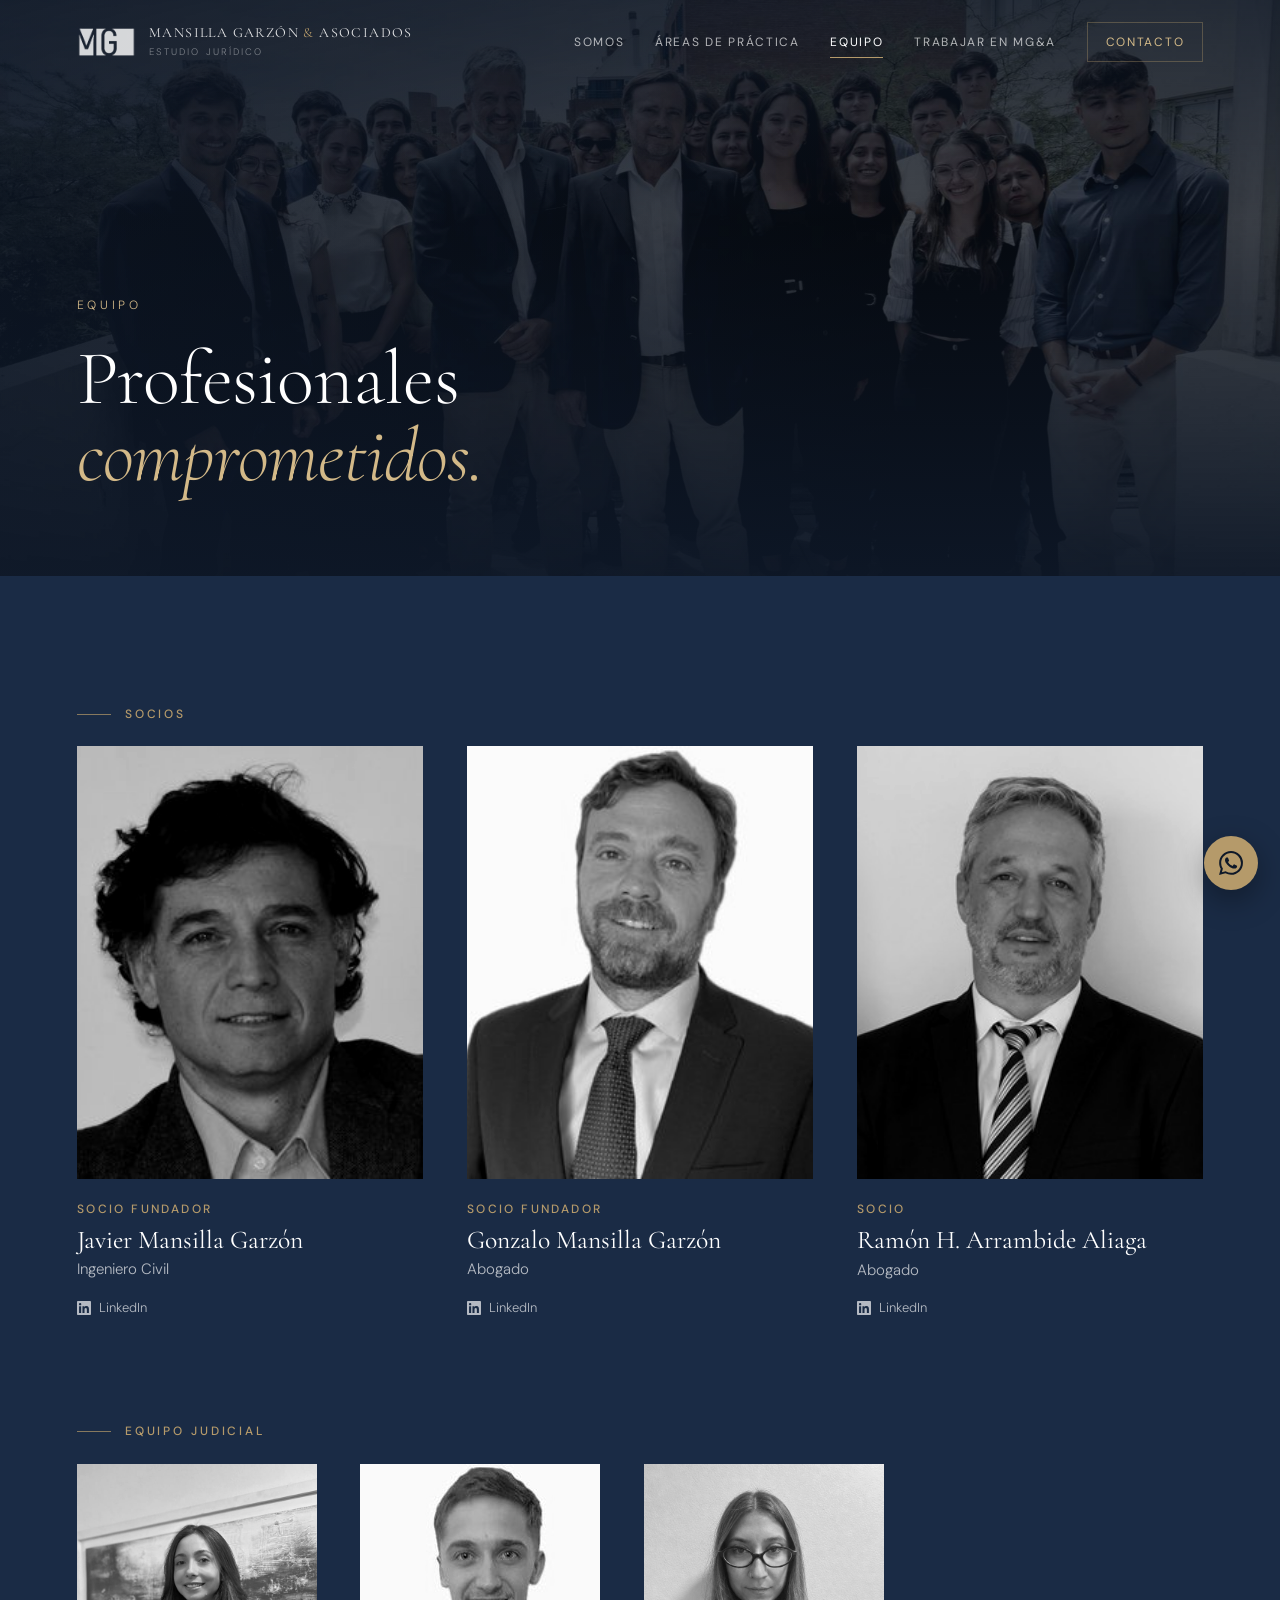
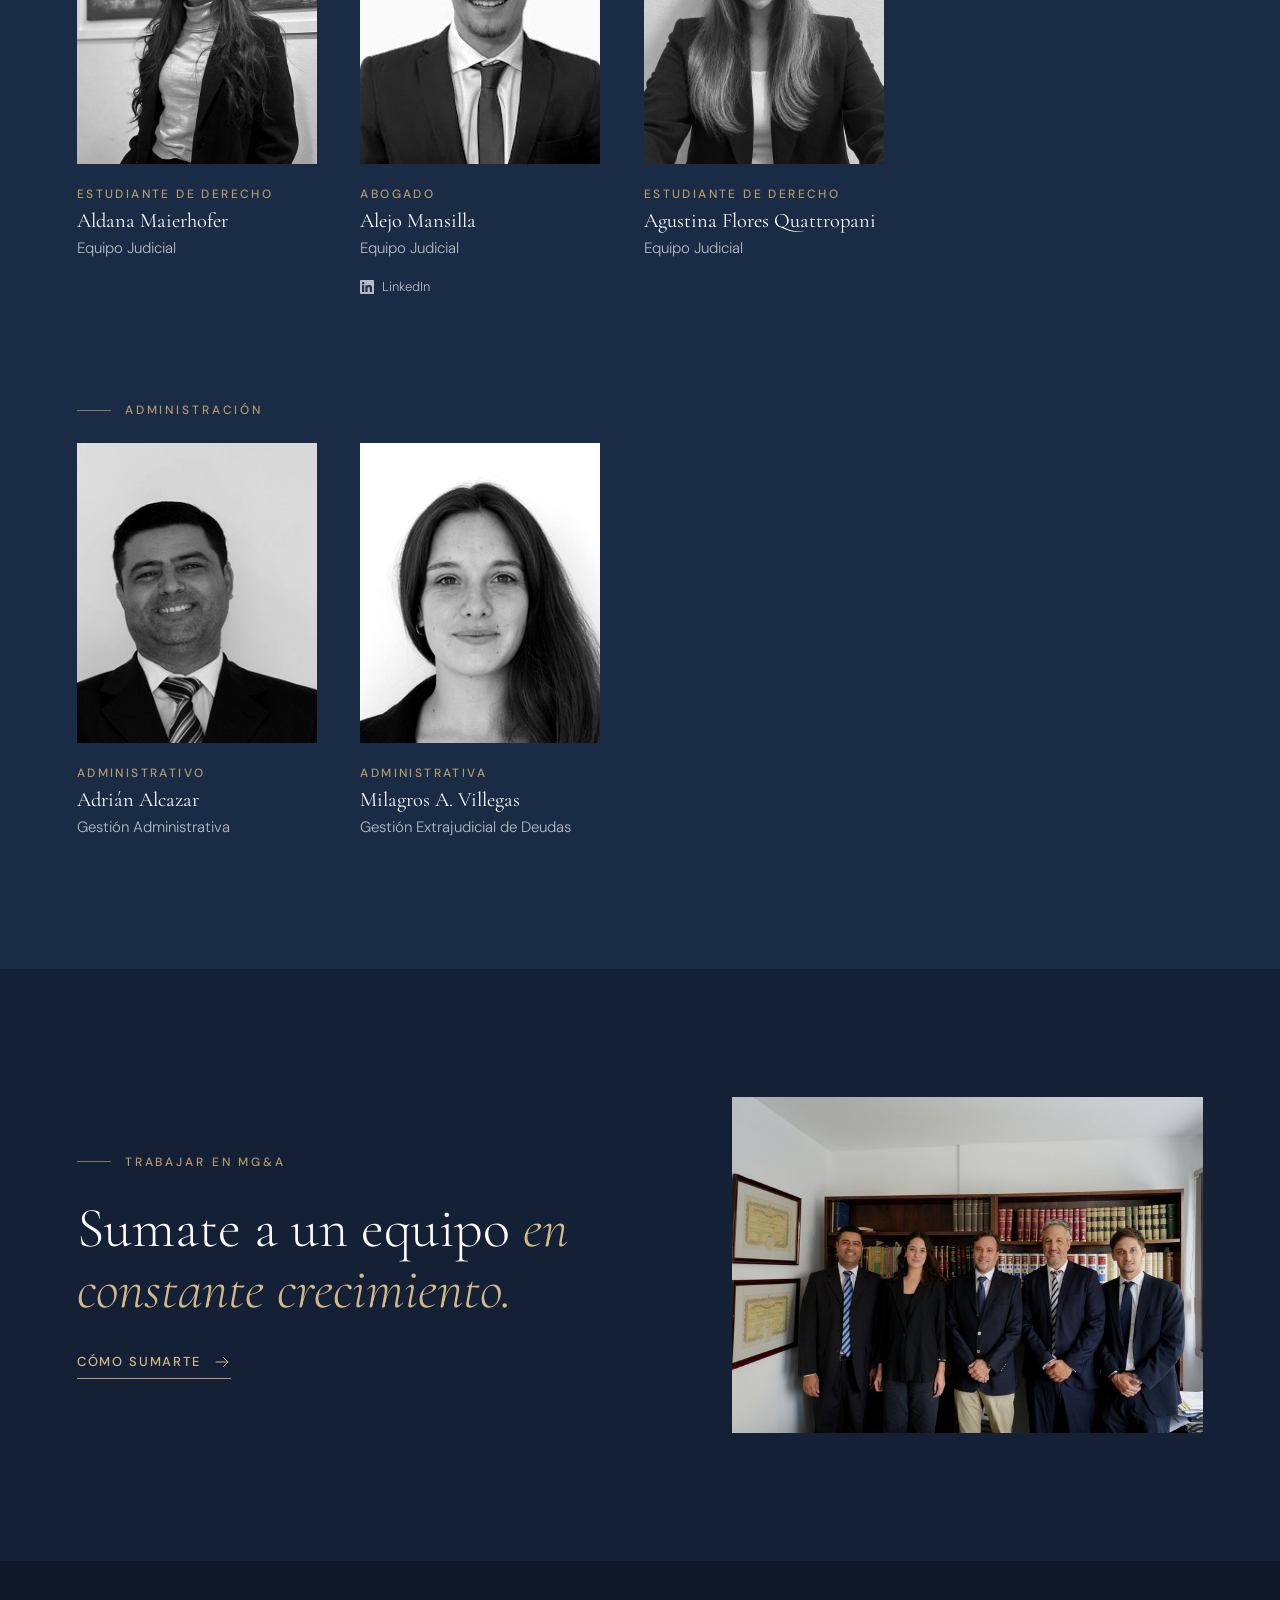
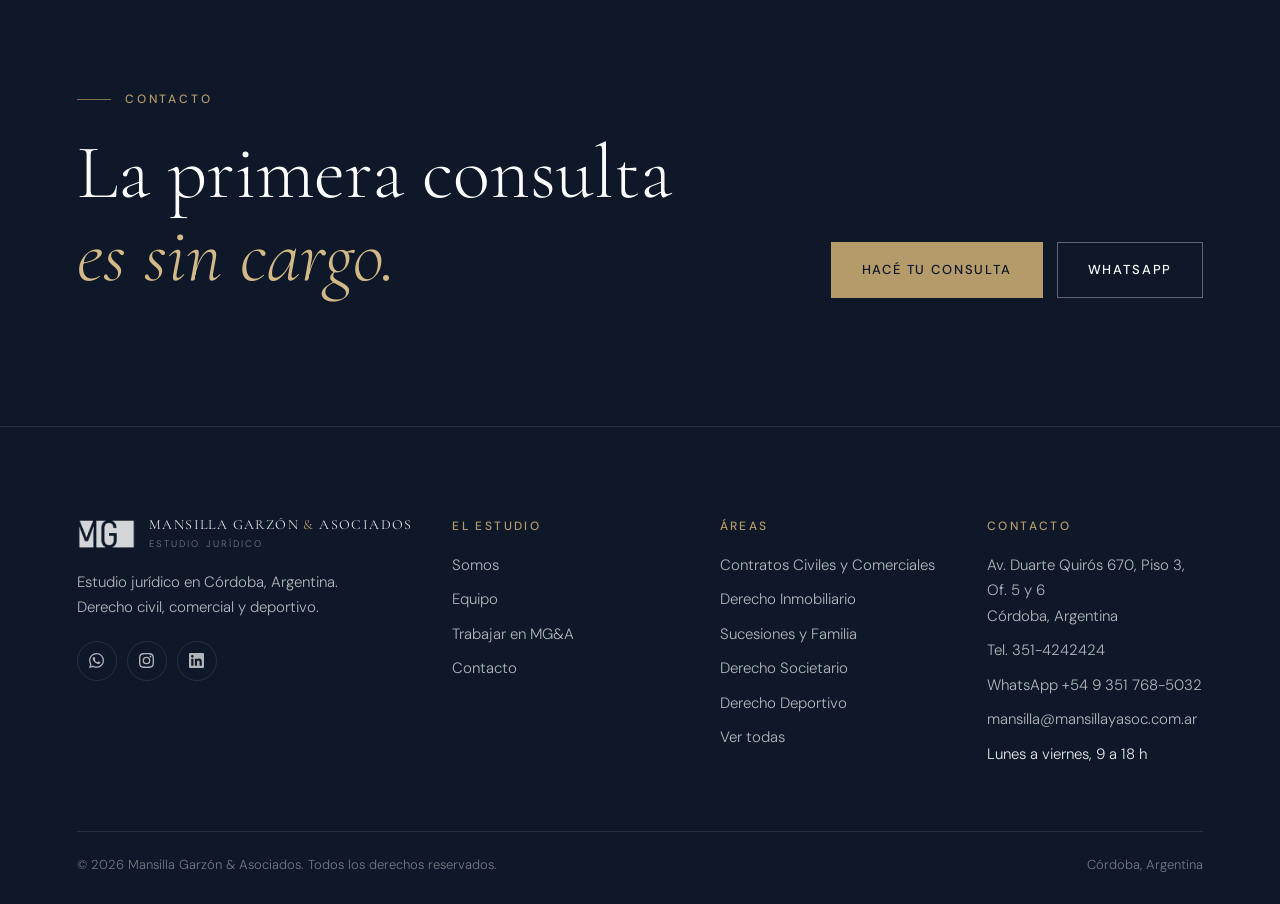
<file: equipo.html>
<!DOCTYPE html>
<html lang="es-AR">
<head>
<meta charset="UTF-8"/>
<meta name="viewport" content="width=device-width, initial-scale=1.0, viewport-fit=cover"/>
<title>Equipo · Mansilla Garzón &amp; Asociados</title>
<meta name="description" content="Socios, equipo judicial y administración de Mansilla Garzón &amp; Asociados."/>
<meta property="og:type" content="website"/>
<meta property="og:locale" content="es_AR"/>
<meta property="og:title" content="Equipo · Mansilla Garzón &amp; Asociados"/>
<meta property="og:description" content="Socios, equipo judicial y administración de Mansilla Garzón &amp; Asociados."/>
<meta property="og:image" content="assets/img/hero-inicio.jpg"/>
<meta name="theme-color" content="#0e1828"/>
<link rel="icon" type="image/png" href="assets/img/favicon.png"/>
<link rel="apple-touch-icon" href="assets/img/favicon.png"/>
<link rel="preconnect" href="https://fonts.googleapis.com"/>
<link rel="preconnect" href="https://fonts.gstatic.com" crossorigin/>
<link href="https://fonts.googleapis.com/css2?family=Cormorant+Garamond:ital,wght@0,300;0,400;0,500;1,300;1,400&family=DM+Sans:wght@300;400;500&display=swap" rel="stylesheet"/>
<link rel="stylesheet" href="assets/css/site.css?v=4"/>
<script>document.documentElement.classList.add('js');try{if(sessionStorage.getItem('mg-seen'))document.documentElement.classList.add('seen')}catch(e){}</script>
</head>
<body>
<div class="curtain" aria-hidden="true"><img src="assets/img/logo-mg-blanco.png" alt=""/><i></i></div>
<div class="veil" aria-hidden="true"></div>
<div class="progress" aria-hidden="true"></div>

<header class="nav">
  <a href="index.html" class="brand" aria-label="Mansilla Garzón &amp; Asociados, inicio">
    <img src="assets/img/logo-mg-blanco.png" alt="" width="60" height="30"/>
    <div>
      <div class="brand-name">MANSILLA GARZÓN <b>&amp;</b> ASOCIADOS</div>
      <div class="brand-sub">Estudio Jurídico</div>
    </div>
  </a>
  <nav class="nav-links" aria-label="Principal"><a href="somos.html">Somos</a><a href="areas.html">Áreas de práctica</a><a href="equipo.html" aria-current="page">Equipo</a><a href="trabajar.html">Trabajar en MG&amp;A</a><a href="contacto.html" class="cta">Contacto</a></nav>
  <button class="burger" aria-label="Abrir menú" aria-expanded="false" aria-controls="menu"><span></span><span></span><span></span></button>
</header>
<nav class="menu" id="menu" aria-label="Menú móvil">
  <a href="index.html">Inicio</a><a href="somos.html">Somos</a><a href="areas.html">Áreas de práctica</a><a href="equipo.html" aria-current="page">Equipo</a><a href="trabajar.html">Trabajar en MG&amp;A</a><a href="contacto.html">Contacto</a>
  <div class="menu-foot">Av. Duarte Quirós 670, Piso 3, Of. 5 y 6, Córdoba<br/><a href="tel:+543514242424">Tel. 351-4242424</a><br/><a href="https://wa.me/5493517685032" target="_blank" rel="noopener">WhatsApp +54 9 351 768-5032</a></div>
</nav>

<main>
<section class="hero hero--page">
  <div class="hero-media"><img src="assets/img/hero-equipo.jpg" alt="Equipo de Mansilla Garzón &amp; Asociados" style="object-position:center 30%" fetchpriority="high"/></div>
  <div class="wrap hero-inner">
    <div>
      <p class="hero-kicker">Equipo</p>
      <h1 class="hero-title"><span class="line"><span>Profesionales</span></span><span class="line"><span><em>comprometidos.</em></span></span></h1>
      
      
    </div>
    
  </div>
  
</section>

<section class="section">
  <div class="wrap">
    <div class="team-group">
      <p class="label" data-reveal>Socios</p>
      <div class="team" data-stagger><article class="person" data-reveal>
        <div class="frame"><img src="assets/img/javier.jpg" alt="Javier Mansilla Garzón" loading="lazy"/></div>
        <p class="role">Socio Fundador</p>
        <h3>Javier Mansilla Garzón</h3>
        <p class="sub">Ingeniero Civil</p>
        <a class="li" href="https://www.linkedin.com/in/javiermansillagarzon/" target="_blank" rel="noopener"><svg viewBox="0 0 24 24" aria-hidden="true"><path d="M20.447 20.452h-3.554v-5.569c0-1.328-.027-3.037-1.852-3.037-1.853 0-2.136 1.445-2.136 2.939v5.667H9.351V9h3.414v1.561h.046c.477-.9 1.637-1.85 3.37-1.85 3.601 0 4.267 2.37 4.267 5.455v6.286zM5.337 7.433a2.062 2.062 0 01-2.063-2.065 2.064 2.064 0 112.063 2.065zm1.782 13.019H3.555V9h3.564v11.452zM22.225 0H1.771C.792 0 0 .774 0 1.729v20.542C0 23.227.792 24 1.771 24h20.451C23.2 24 24 23.227 24 22.271V1.729C24 .774 23.2 0 22.222 0h.003z"/></svg> LinkedIn</a>
      </article><article class="person" data-reveal>
        <div class="frame"><img src="assets/img/gonzalo.jpg" alt="Gonzalo Mansilla Garzón" loading="lazy"/></div>
        <p class="role">Socio Fundador</p>
        <h3>Gonzalo Mansilla Garzón</h3>
        <p class="sub">Abogado</p>
        <a class="li" href="https://www.linkedin.com/in/gonzalomansillagarzon/" target="_blank" rel="noopener"><svg viewBox="0 0 24 24" aria-hidden="true"><path d="M20.447 20.452h-3.554v-5.569c0-1.328-.027-3.037-1.852-3.037-1.853 0-2.136 1.445-2.136 2.939v5.667H9.351V9h3.414v1.561h.046c.477-.9 1.637-1.85 3.37-1.85 3.601 0 4.267 2.37 4.267 5.455v6.286zM5.337 7.433a2.062 2.062 0 01-2.063-2.065 2.064 2.064 0 112.063 2.065zm1.782 13.019H3.555V9h3.564v11.452zM22.225 0H1.771C.792 0 0 .774 0 1.729v20.542C0 23.227.792 24 1.771 24h20.451C23.2 24 24 23.227 24 22.271V1.729C24 .774 23.2 0 22.222 0h.003z"/></svg> LinkedIn</a>
      </article><article class="person" data-reveal>
        <div class="frame"><img src="assets/img/ramon.jpg" alt="Ramón H. Arrambide Aliaga" loading="lazy"/></div>
        <p class="role">Socio</p>
        <h3>Ramón H. Arrambide Aliaga</h3>
        <p class="sub">Abogado</p>
        <a class="li" href="https://www.linkedin.com/in/ramonarrambide/" target="_blank" rel="noopener"><svg viewBox="0 0 24 24" aria-hidden="true"><path d="M20.447 20.452h-3.554v-5.569c0-1.328-.027-3.037-1.852-3.037-1.853 0-2.136 1.445-2.136 2.939v5.667H9.351V9h3.414v1.561h.046c.477-.9 1.637-1.85 3.37-1.85 3.601 0 4.267 2.37 4.267 5.455v6.286zM5.337 7.433a2.062 2.062 0 01-2.063-2.065 2.064 2.064 0 112.063 2.065zm1.782 13.019H3.555V9h3.564v11.452zM22.225 0H1.771C.792 0 0 .774 0 1.729v20.542C0 23.227.792 24 1.771 24h20.451C23.2 24 24 23.227 24 22.271V1.729C24 .774 23.2 0 22.222 0h.003z"/></svg> LinkedIn</a>
      </article></div>
    </div>
    <div class="team-group">
      <p class="label" data-reveal>Equipo Judicial</p>
      <div class="team team--small" data-stagger><article class="person" data-reveal>
        <div class="frame"><img src="assets/img/aldana.jpg" alt="Aldana Maierhofer" loading="lazy"/></div>
        <p class="role">Estudiante de Derecho</p>
        <h3>Aldana Maierhofer</h3>
        <p class="sub">Equipo Judicial</p>
        
      </article><article class="person" data-reveal>
        <div class="frame"><img src="assets/img/alejo.jpg" alt="Alejo Mansilla" loading="lazy"/></div>
        <p class="role">Abogado</p>
        <h3>Alejo Mansilla</h3>
        <p class="sub">Equipo Judicial</p>
        <a class="li" href="https://www.linkedin.com/in/alejomansilla/" target="_blank" rel="noopener"><svg viewBox="0 0 24 24" aria-hidden="true"><path d="M20.447 20.452h-3.554v-5.569c0-1.328-.027-3.037-1.852-3.037-1.853 0-2.136 1.445-2.136 2.939v5.667H9.351V9h3.414v1.561h.046c.477-.9 1.637-1.85 3.37-1.85 3.601 0 4.267 2.37 4.267 5.455v6.286zM5.337 7.433a2.062 2.062 0 01-2.063-2.065 2.064 2.064 0 112.063 2.065zm1.782 13.019H3.555V9h3.564v11.452zM22.225 0H1.771C.792 0 0 .774 0 1.729v20.542C0 23.227.792 24 1.771 24h20.451C23.2 24 24 23.227 24 22.271V1.729C24 .774 23.2 0 22.222 0h.003z"/></svg> LinkedIn</a>
      </article><article class="person" data-reveal>
        <div class="frame"><img src="assets/img/agustina.jpg" alt="Agustina Flores Quattropani" loading="lazy"/></div>
        <p class="role">Estudiante de Derecho</p>
        <h3>Agustina Flores Quattropani</h3>
        <p class="sub">Equipo Judicial</p>
        
      </article></div>
    </div>
    <div class="team-group">
      <p class="label" data-reveal>Administración</p>
      <div class="team team--small" data-stagger><article class="person" data-reveal>
        <div class="frame"><img src="assets/img/adrian.jpg" alt="Adrián Alcazar" loading="lazy"/></div>
        <p class="role">Administrativo</p>
        <h3>Adrián Alcazar</h3>
        <p class="sub">Gestión Administrativa</p>
        
      </article><article class="person" data-reveal>
        <div class="frame"><img src="assets/img/milagros.jpg" alt="Milagros A. Villegas" loading="lazy"/></div>
        <p class="role">Administrativa</p>
        <h3>Milagros A. Villegas</h3>
        <p class="sub">Gestión Extrajudicial de Deudas</p>
        
      </article></div>
    </div>
  </div>
</section>

<section class="section section--deep">
  <div class="wrap">
    <div class="split split--flip">
      <div class="stack">
        <p class="label" data-reveal>Trabajar en MG&amp;A</p>
        <h2 class="h2" data-reveal>Sumate a un equipo <em>en constante crecimiento.</em></h2>
        <p data-reveal><a href="trabajar.html" class="link">Cómo sumarte <svg viewBox="0 0 24 24" fill="none" stroke="currentColor" stroke-width="1.3" stroke-linecap="round" stroke-linejoin="round" aria-hidden="true"><path d="M4 12h16m-6-6l6 6-6 6"/></svg></a></p>
      </div>
      <div class="frame frame--wide" data-reveal="img" style="max-width:520px;justify-self:end;width:100%"><img src="assets/img/oficina.jpg" alt="Parte del equipo en la oficina del estudio" loading="lazy"/></div>
    </div>
  </div>
</section>

<section class="section cta-band">
  <div class="wrap">
    <div>
      <p class="label" data-reveal>Contacto</p>
      <h2 data-reveal>La primera consulta<br/><em>es sin cargo.</em></h2>
    </div>
    <div class="cta-actions" data-reveal>
      <a href="contacto.html" class="btn">Hacé tu consulta</a>
      <a href="https://wa.me/5493517685032" target="_blank" rel="noopener" class="btn btn--ghost">WhatsApp</a>
    </div>
  </div>
</section>
</main>

<footer class="footer">
  <div class="wrap">
    <div class="footer-grid">
      <div>
        <a href="index.html" class="brand" aria-label="Mansilla Garzón &amp; Asociados, inicio">
    <img src="assets/img/logo-mg-blanco.png" alt="" width="60" height="30"/>
    <div>
      <div class="brand-name">MANSILLA GARZÓN <b>&amp;</b> ASOCIADOS</div>
      <div class="brand-sub">Estudio Jurídico</div>
    </div>
  </a>
        <p>Estudio jurídico en Córdoba, Argentina.<br/>Derecho civil, comercial y deportivo.</p>
        <div class="social">
          <a href="https://wa.me/5493517685032" target="_blank" rel="noopener" aria-label="WhatsApp"><svg viewBox="0 0 24 24" aria-hidden="true"><path d="M17.472 14.382c-.297-.149-1.758-.867-2.03-.967-.273-.099-.471-.148-.67.15-.197.297-.767.966-.94 1.164-.173.199-.347.223-.644.075-.297-.15-1.255-.463-2.39-1.475-.883-.788-1.48-1.761-1.653-2.059-.173-.297-.018-.458.13-.606.134-.133.298-.347.446-.52.149-.174.198-.298.298-.497.099-.198.05-.371-.025-.52-.075-.149-.669-1.612-.916-2.207-.242-.579-.487-.5-.669-.51-.173-.008-.371-.01-.57-.01-.198 0-.52.074-.792.372-.272.297-1.04 1.016-1.04 2.479 0 1.462 1.065 2.875 1.213 3.074.149.198 2.096 3.2 5.077 4.487.709.306 1.262.489 1.694.625.712.227 1.36.195 1.871.118.571-.085 1.758-.719 2.006-1.413.248-.694.248-1.289.173-1.413-.074-.124-.272-.198-.57-.347m-5.421 7.403h-.004a9.87 9.87 0 01-5.031-1.378l-.361-.214-3.741.982.998-3.648-.235-.374a9.86 9.86 0 01-1.51-5.26c.001-5.45 4.436-9.884 9.888-9.884 2.64 0 5.122 1.03 6.988 2.898a9.825 9.825 0 012.893 6.994c-.003 5.45-4.437 9.884-9.885 9.884m8.413-18.297A11.815 11.815 0 0012.05 0C5.495 0 .16 5.335.157 11.892c0 2.096.547 4.142 1.588 5.945L.057 24l6.305-1.654a11.882 11.882 0 005.683 1.448h.005c6.554 0 11.89-5.335 11.893-11.893a11.821 11.821 0 00-3.48-8.413z"/></svg></a>
          <a href="https://www.instagram.com/estudiomansillayasociados/" target="_blank" rel="noopener" aria-label="Instagram"><svg viewBox="0 0 24 24" aria-hidden="true"><path d="M12 2.163c3.204 0 3.584.012 4.85.07 3.252.148 4.771 1.691 4.919 4.919.058 1.265.069 1.645.069 4.849 0 3.205-.012 3.584-.069 4.849-.149 3.225-1.664 4.771-4.919 4.919-1.266.058-1.644.07-4.85.07-3.204 0-3.584-.012-4.849-.07-3.26-.149-4.771-1.699-4.919-4.92-.058-1.265-.07-1.644-.07-4.849 0-3.204.013-3.583.07-4.849.149-3.227 1.664-4.771 4.919-4.919 1.266-.057 1.645-.069 4.849-.069zM12 0C8.741 0 8.333.014 7.053.072 2.695.272.273 2.69.073 7.052.014 8.333 0 8.741 0 12c0 3.259.014 3.668.072 4.948.2 4.358 2.618 6.78 6.98 6.98C8.333 23.986 8.741 24 12 24c3.259 0 3.668-.014 4.948-.072 4.354-.2 6.782-2.618 6.979-6.98.059-1.28.073-1.689.073-4.948 0-3.259-.014-3.667-.072-4.947-.196-4.354-2.617-6.78-6.979-6.98C15.668.014 15.259 0 12 0zm0 5.838a6.162 6.162 0 100 12.324 6.162 6.162 0 000-12.324zM12 16a4 4 0 110-8 4 4 0 010 8zm6.406-11.845a1.44 1.44 0 100 2.881 1.44 1.44 0 000-2.881z"/></svg></a>
          <a href="https://www.linkedin.com/company/estudiomgya" target="_blank" rel="noopener" aria-label="LinkedIn"><svg viewBox="0 0 24 24" aria-hidden="true"><path d="M20.447 20.452h-3.554v-5.569c0-1.328-.027-3.037-1.852-3.037-1.853 0-2.136 1.445-2.136 2.939v5.667H9.351V9h3.414v1.561h.046c.477-.9 1.637-1.85 3.37-1.85 3.601 0 4.267 2.37 4.267 5.455v6.286zM5.337 7.433a2.062 2.062 0 01-2.063-2.065 2.064 2.064 0 112.063 2.065zm1.782 13.019H3.555V9h3.564v11.452zM22.225 0H1.771C.792 0 0 .774 0 1.729v20.542C0 23.227.792 24 1.771 24h20.451C23.2 24 24 23.227 24 22.271V1.729C24 .774 23.2 0 22.222 0h.003z"/></svg></a>
        </div>
      </div>
      <div>
        <h4>El estudio</h4>
        <ul>
          <li><a href="somos.html">Somos</a></li>
          <li><a href="equipo.html">Equipo</a></li>
          <li><a href="trabajar.html">Trabajar en MG&amp;A</a></li>
          <li><a href="contacto.html">Contacto</a></li>
        </ul>
      </div>
      <div>
        <h4>Áreas</h4>
        <ul>
          <li><a href="areas.html#contratos">Contratos Civiles y Comerciales</a></li><li><a href="areas.html#inmobiliario">Derecho Inmobiliario</a></li><li><a href="areas.html#sucesiones">Sucesiones y Familia</a></li><li><a href="areas.html#societario">Derecho Societario</a></li><li><a href="areas.html#deportivo">Derecho Deportivo</a></li>
          <li><a href="areas.html">Ver todas</a></li>
        </ul>
      </div>
      <div>
        <h4>Contacto</h4>
        <ul>
          <li><a href="https://www.google.com/maps/search/?api=1&query=Av.+Duarte+Quir%C3%B3s+670%2C+C%C3%B3rdoba%2C+Argentina" target="_blank" rel="noopener">Av. Duarte Quirós 670, Piso 3, Of. 5 y 6<br/>Córdoba, Argentina</a></li>
          <li><a href="tel:+543514242424">Tel. 351-4242424</a></li>
          <li><a href="https://wa.me/5493517685032" target="_blank" rel="noopener">WhatsApp +54 9 351 768-5032</a></li>
          <li><a href="mailto:mansilla@mansillayasoc.com.ar">mansilla@mansillayasoc.com.ar</a></li>
          <li>Lunes a viernes, 9 a 18 h</li>
        </ul>
      </div>
    </div>
    <div class="footer-base">
      <span>© <span data-year>2026</span> Mansilla Garzón &amp; Asociados. Todos los derechos reservados.</span>
      <span>Córdoba, Argentina</span>
    </div>
  </div>
</footer>

<a class="wa" href="https://wa.me/5493517685032" target="_blank" rel="noopener" aria-label="Escribinos por WhatsApp"><svg viewBox="0 0 24 24" aria-hidden="true"><path d="M17.472 14.382c-.297-.149-1.758-.867-2.03-.967-.273-.099-.471-.148-.67.15-.197.297-.767.966-.94 1.164-.173.199-.347.223-.644.075-.297-.15-1.255-.463-2.39-1.475-.883-.788-1.48-1.761-1.653-2.059-.173-.297-.018-.458.13-.606.134-.133.298-.347.446-.52.149-.174.198-.298.298-.497.099-.198.05-.371-.025-.52-.075-.149-.669-1.612-.916-2.207-.242-.579-.487-.5-.669-.51-.173-.008-.371-.01-.57-.01-.198 0-.52.074-.792.372-.272.297-1.04 1.016-1.04 2.479 0 1.462 1.065 2.875 1.213 3.074.149.198 2.096 3.2 5.077 4.487.709.306 1.262.489 1.694.625.712.227 1.36.195 1.871.118.571-.085 1.758-.719 2.006-1.413.248-.694.248-1.289.173-1.413-.074-.124-.272-.198-.57-.347m-5.421 7.403h-.004a9.87 9.87 0 01-5.031-1.378l-.361-.214-3.741.982.998-3.648-.235-.374a9.86 9.86 0 01-1.51-5.26c.001-5.45 4.436-9.884 9.888-9.884 2.64 0 5.122 1.03 6.988 2.898a9.825 9.825 0 012.893 6.994c-.003 5.45-4.437 9.884-9.885 9.884m8.413-18.297A11.815 11.815 0 0012.05 0C5.495 0 .16 5.335.157 11.892c0 2.096.547 4.142 1.588 5.945L.057 24l6.305-1.654a11.882 11.882 0 005.683 1.448h.005c6.554 0 11.89-5.335 11.893-11.893a11.821 11.821 0 00-3.48-8.413z"/></svg></a>
<script src="assets/js/site.js?v=3" defer></script>
<!-- Webchat Chattigo -->
<script src="https://cdn-widgets.chattigo.com/webchat-widget-new.js" id="widget-chattigo" title="estudiojuridicomansillagarz9311-17223-webchat@wc"></script>
</body>
</html>
</file>
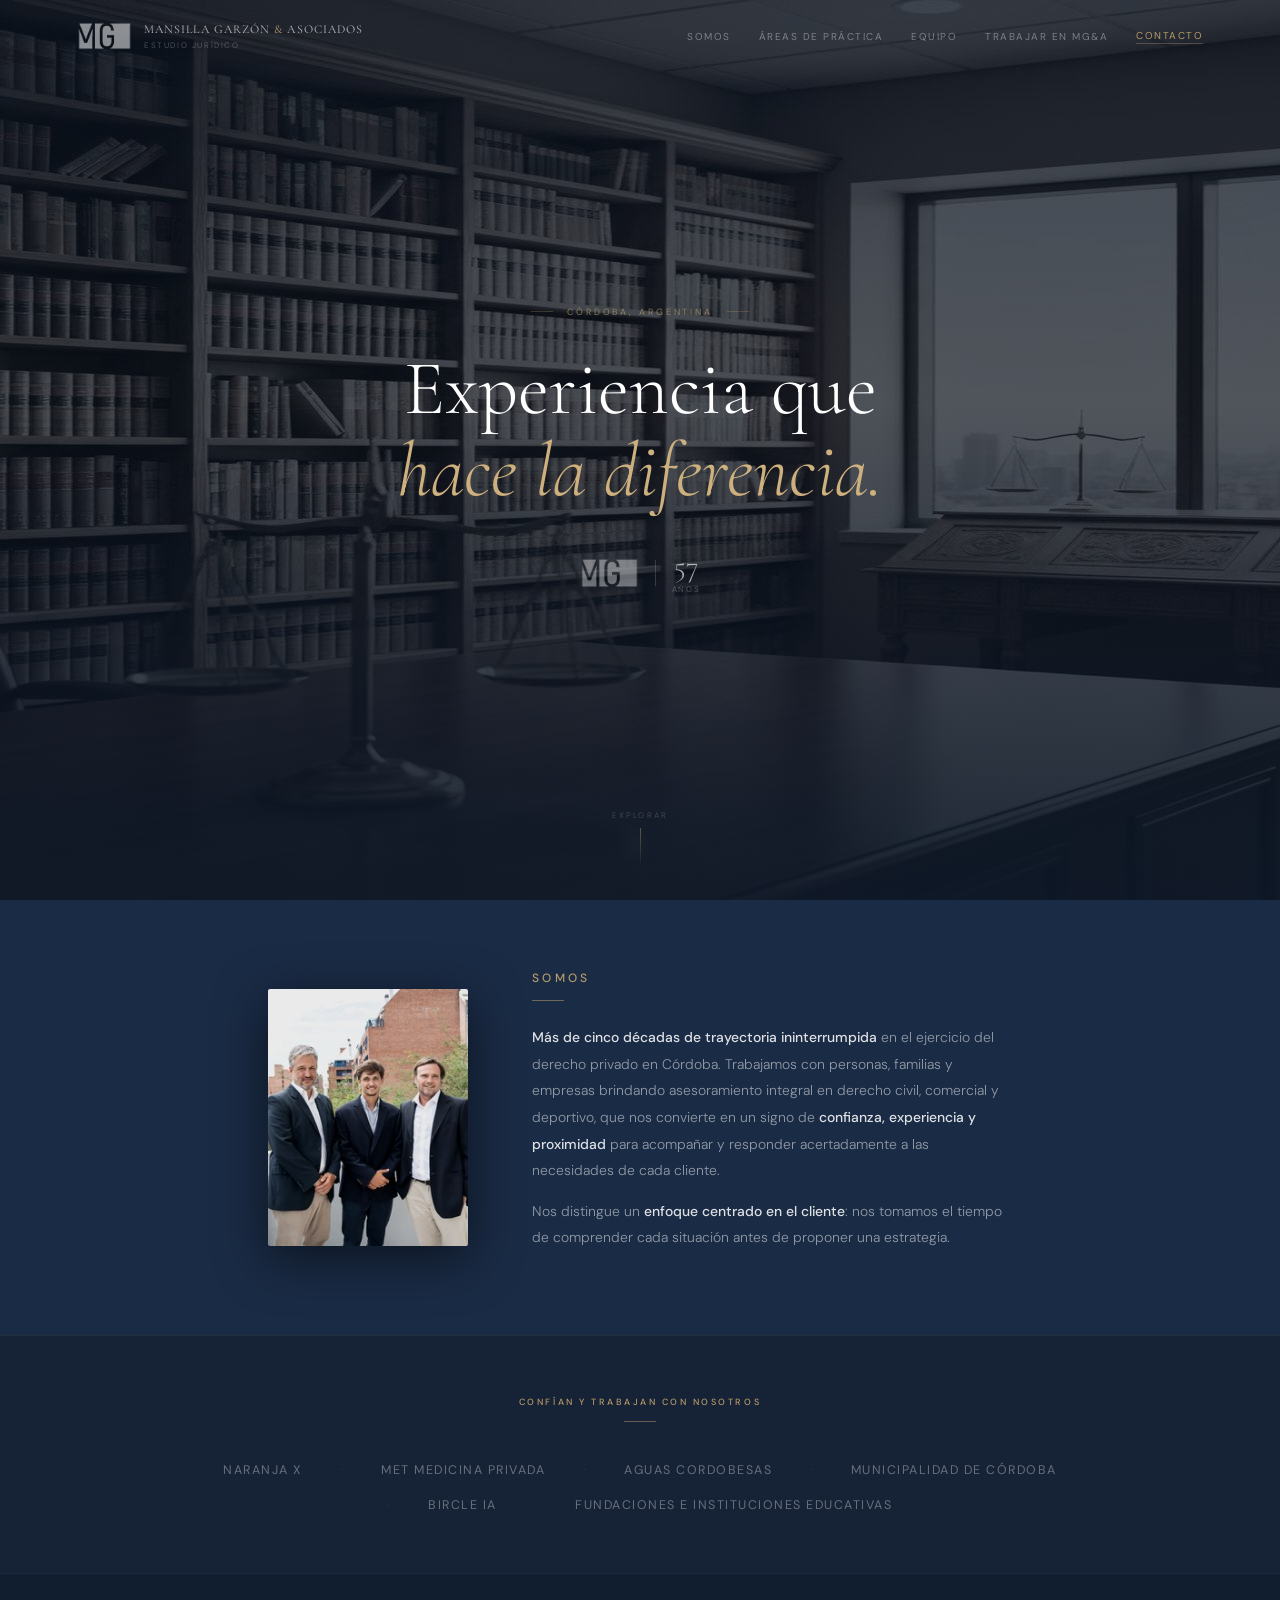
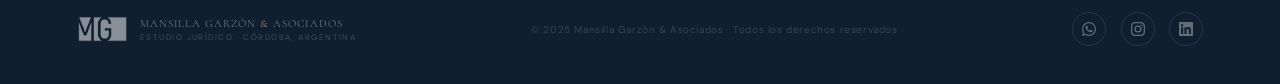
<file: index (14).html>
<!DOCTYPE html>
<html lang="es">
<head>
<meta charset="UTF-8"/>
<meta name="viewport" content="width=device-width, initial-scale=1.0"/>
<title>Mansilla Garzón & Asociados</title>
<link href="https://fonts.googleapis.com/css2?family=Cormorant+Garamond:ital,wght@0,300;0,400;0,600;1,300;1,400&family=DM+Sans:wght@300;400;500&display=swap" rel="stylesheet"/>
<style>
*{margin:0;padding:0;box-sizing:border-box;}
:root{
  --navy:#1a2b45;--navy2:#162236;
  --gold:#b59a6a;--gold2:#cdb07e;
  --dim:rgba(255,255,255,.52);
  --bright:rgba(255,255,255,.86);
}
html,body{height:100%;}
body{font-family:'DM Sans',sans-serif;background:var(--navy);color:#fff;}

/* ── NAV ──────────────────────────────────────────── */
nav{
  position:fixed;top:0;left:0;right:0;z-index:100;
  display:flex;align-items:center;justify-content:space-between;
  padding:22px 6vw;
  transition:background .35s,padding .35s,box-shadow .35s;
}
nav.scrolled{
  background:rgba(20,33,56,0.97);
  backdrop-filter:blur(10px);
  padding:14px 6vw;
  box-shadow:0 1px 24px rgba(0,0,0,.22);
}
.nav-brand{display:flex;align-items:center;gap:12px;text-decoration:none;}
.nav-brand img{height:28px;width:auto;filter:brightness(0) invert(1);opacity:0.52;transition:opacity .3s;}
nav.scrolled .nav-brand img{opacity:0.70;}
.nav-brand-name{font-family:'Cormorant Garamond',serif;font-weight:400;font-size:12px;letter-spacing:.09em;color:rgba(255,255,255,.68);line-height:1.3;}
.nav-brand-name span{color:var(--gold);}
.nav-brand-sub{font-size:8px;letter-spacing:.2em;text-transform:uppercase;color:rgba(255,255,255,.26);margin-top:2px;}
.nav-links{display:flex;align-items:center;gap:28px;}
.nav-links a{font-size:10px;letter-spacing:.15em;text-transform:uppercase;color:rgba(255,255,255,.38);text-decoration:none;transition:color .25s;white-space:nowrap;}
.nav-links a:hover{color:var(--bright);}
.nav-links a.cta{color:var(--gold);border-bottom:1px solid rgba(181,154,106,.35);padding-bottom:1px;}

/* ── HERO ─────────────────────────────────────────── */
.hero{
  position:relative;width:100%;height:100vh;
  display:flex;flex-direction:column;overflow:hidden;
}
.hero-bg{
  position:absolute;inset:0;
  background:url('[data-uri]') center/cover no-repeat;
}
.hero-overlay{
  position:absolute;inset:0;
  background:linear-gradient(to bottom,rgba(15,26,43,.60) 0%,rgba(15,26,43,.46) 45%,rgba(15,26,43,.85) 100%);
}
.hero-center{
  position:absolute;inset:0;z-index:4;
  display:flex;flex-direction:column;
  align-items:center;justify-content:center;
  text-align:center;padding:0 8vw;
}
.hero-label{
  font-size:9px;letter-spacing:.32em;text-transform:uppercase;
  color:var(--gold);opacity:.70;margin-bottom:30px;
  display:flex;align-items:center;gap:14px;
}
.hero-label::before,.hero-label::after{content:'';display:block;width:22px;height:1px;background:var(--gold);opacity:.38;}
.hero-title{
  font-family:'Cormorant Garamond',serif;font-weight:300;
  font-size:clamp(3rem,6vw,5.6rem);
  line-height:1.07;color:white;max-width:820px;
}
.hero-title em{font-style:italic;color:var(--gold2);}
.hero-brand-block{display:flex;align-items:center;gap:16px;margin-top:40px;}
.hero-brand-block img{height:30px;width:auto;filter:brightness(0) invert(1);opacity:.38;}
.hero-brand-divider{width:1px;height:26px;background:rgba(255,255,255,.16);}
.hero-years-num{font-family:'Cormorant Garamond',serif;font-size:1.8rem;font-weight:300;color:white;opacity:.65;line-height:1;}
.hero-years-label{font-size:8px;letter-spacing:.2em;text-transform:uppercase;color:rgba(255,255,255,.26);margin-top:3px;}
.hero-bottom{position:absolute;bottom:32px;left:0;right:0;z-index:4;display:flex;flex-direction:column;align-items:center;gap:8px;}
.scroll-word{font-size:8px;letter-spacing:.28em;text-transform:uppercase;color:rgba(255,255,255,.18);}
.scroll-line{width:1px;height:40px;background:linear-gradient(to bottom,rgba(181,154,106,.45),transparent);animation:drip 2s ease-in-out infinite;}
@keyframes drip{0%{transform:scaleY(0);transform-origin:top}50%{transform:scaleY(1);transform-origin:top}51%{transform:scaleY(1);transform-origin:bottom}100%{transform:scaleY(0);transform-origin:bottom}}

/* ── SOMOS ────────────────────────────────────────── */
/* Cambio 1: más centrado, sección más compacta */
#somos{
  display:flex;
  align-items:center;
  justify-content:center;
  gap:5vw;
  padding:70px 12vw;
  background:var(--navy);
  max-width:1100px;
  margin:0 auto;
  width:100%;
}
/* wrapeamos en un contenedor para el centering */
.somos-wrap{
  background:var(--navy);
  display:flex;justify-content:center;
}
.somos-photo-wrap{
  flex-shrink:0;
  box-shadow:0 12px 50px rgba(0,0,0,.55);
  border-radius:2px;overflow:hidden;line-height:0;
}
.somos-photo-wrap img{width:200px;height:auto;display:block;}
.somos-text{flex:1;max-width:480px;}
.somos-label{
  font-size:12px;
  letter-spacing:.28em;
  text-transform:uppercase;
  color:var(--gold);
  font-weight:500;
  margin-bottom:.9rem;
}
.somos-rule{width:32px;height:1px;background:var(--gold);margin-bottom:1.3rem;opacity:.55;}
.somos-body{
  font-size:.87rem;
  line-height:1.92;
  color:var(--dim);
  font-weight:300;
  margin-bottom:.85rem;
}
.somos-body strong{color:var(--bright);font-weight:500;}

/* ── CLIENTES ─────────────────────────────────────── */
#clientes{
  background:var(--navy2);
  padding:60px 12vw;
  text-align:center;
  border-top:1px solid rgba(255,255,255,.05);
}
.clientes-label{font-size:9px;letter-spacing:.28em;text-transform:uppercase;color:var(--gold);font-weight:500;margin-bottom:.8rem;}
.clientes-rule{width:32px;height:1px;background:var(--gold);opacity:.5;margin:0 auto 2.5rem;}
.clientes-title{
  font-family:'Cormorant Garamond',serif;
  font-weight:300;font-size:clamp(1.4rem,2.2vw,1.9rem);
  color:white;margin-bottom:2.5rem;line-height:1.2;
}
.clientes-grid{
  display:flex;
  flex-wrap:wrap;
  justify-content:center;
  align-items:center;
  gap:1.2rem 2.4rem;
  max-width:860px;
  margin:0 auto;
}
.cliente-item{
  font-size:.78rem;
  letter-spacing:.12em;
  text-transform:uppercase;
  color:rgba(255,255,255,.35);
  font-weight:400;
  transition:color .2s;
  white-space:nowrap;
}
.cliente-item:hover{color:rgba(255,255,255,.65);}
.cliente-sep{color:rgba(181,154,106,.25);font-size:.6rem;}

/* ── FOOTER ───────────────────────────────────────── */
footer{
  background:#111e30;
  border-top:1px solid rgba(255,255,255,.05);
  padding:2.4rem 6vw;
  display:flex;align-items:center;justify-content:space-between;
  flex-wrap:wrap;gap:1.2rem;
}
.footer-brand{display:flex;align-items:center;gap:12px;}
.footer-brand img{height:26px;width:auto;filter:brightness(0) invert(1);opacity:.5;}
.footer-brand-name{font-family:'Cormorant Garamond',serif;font-weight:300;font-size:11px;letter-spacing:.08em;color:rgba(255,255,255,.45);}
.footer-brand-name span{color:var(--gold);}
.footer-brand-sub{font-size:8px;letter-spacing:.18em;text-transform:uppercase;color:rgba(255,255,255,.2);margin-top:2px;}
.footer-copy{font-size:.62rem;color:rgba(255,255,255,.16);text-align:center;letter-spacing:.06em;}
.footer-social{display:flex;gap:.9rem;align-items:center;}
.social-link{
  display:flex;align-items:center;justify-content:center;
  width:34px;height:34px;border-radius:50%;
  border:1px solid rgba(255,255,255,.10);
  color:rgba(255,255,255,.35);text-decoration:none;
  transition:border-color .2s,color .2s;
}
.social-link:hover{border-color:var(--gold);color:var(--gold);}
.social-link svg{width:14px;height:14px;fill:currentColor;}
</style>
</head>
<body>

<!-- NAV -->
<nav id="nav">
  <a href="index.html" class="nav-brand">
    <img src="[data-uri]" alt="MG"/>
    <div>
      <div class="nav-brand-name">MANSILLA GARZÓN <span>&</span> ASOCIADOS</div>
      <div class="nav-brand-sub">Estudio Jurídico</div>
    </div>
  </a>
  <div class="nav-links">
    <a href="somos.html">Somos</a>
    <a href="areas.html">Áreas de práctica</a>
    <a href="equipo.html">Equipo</a>
    <a href="trabajar.html">Trabajar en MG&amp;A</a>
    <a href="contacto.html" class="cta">Contacto</a>
  </div>
</nav>

<!-- HERO -->
<section class="hero">
  <div class="hero-bg"></div>
  <div class="hero-overlay"></div>
  <div class="hero-center">
    <div class="hero-label">Córdoba, Argentina</div>
    <!-- Cambio 1: punto final -->
    <h1 class="hero-title">Experiencia que<br/><em>hace la diferencia.</em></h1>
    <div class="hero-brand-block">
      <img src="[data-uri]" alt="MG"/>
      <div class="hero-brand-divider"></div>
      <div>
        <div class="hero-years-num">57</div>
        <div class="hero-years-label">años</div>
      </div>
    </div>
  </div>
  <div class="hero-bottom">
    <span class="scroll-word">Explorar</span>
    <div class="scroll-line"></div>
  </div>
</section>

<!-- SOMOS — cambio 1: centrado, texto más grande -->
<div class="somos-wrap">
  <section id="somos">
    <div class="somos-photo-wrap">
      <img src="[data-uri]" alt="Equipo Mansilla Garzón"/>
    </div>
    <div class="somos-text">
      <p class="somos-label">Somos</p>
      <div class="somos-rule" style="margin-bottom:1.4rem;"></div>
      <p class="somos-body">
        <strong>Más de cinco décadas de trayectoria ininterrumpida</strong> en el ejercicio 
        del derecho privado en Córdoba. Trabajamos con personas, familias y empresas 
        brindando asesoramiento integral en derecho civil, comercial y deportivo, que 
        nos convierte en un signo de <strong>confianza, experiencia y proximidad</strong> 
        para acompañar y responder acertadamente a las necesidades de cada cliente.
      </p>
      <p class="somos-body">
        Nos distingue un <strong>enfoque centrado en el cliente</strong>: nos tomamos 
        el tiempo de comprender cada situación antes de proponer una estrategia.
      </p>
    </div>
  </section>
</div>

<!-- CLIENTES — cambio 2 -->
<section id="clientes">
  <p class="clientes-label">Confían y trabajan con nosotros</p>
  <div class="clientes-rule"></div>
  <div class="clientes-grid">
    <span class="cliente-item">Naranja X</span>
    <span class="cliente-sep">·</span>
    <span class="cliente-item">Met Medicina Privada</span>
    <span class="cliente-sep">·</span>
    <span class="cliente-item">Aguas Cordobesas</span>
    <span class="cliente-sep">·</span>
    <span class="cliente-item">Municipalidad de Córdoba</span>
    <span class="cliente-sep">·</span>
    <span class="cliente-item">Bircle IA</span>
    <span class="cliente-sep">·</span>
    <span class="cliente-item">Fundaciones e Instituciones Educativas</span>
  </div>
</section>

<!-- FOOTER — cambio 2: + LinkedIn -->
<footer>
  <div class="footer-brand">
    <img src="[data-uri]" alt="MG"/>
    <div>
      <div class="footer-brand-name">MANSILLA GARZÓN <span>&</span> ASOCIADOS</div>
      <div class="footer-brand-sub">Estudio Jurídico · Córdoba, Argentina</div>
    </div>
  </div>
  <p class="footer-copy">© 2025 Mansilla Garzón &amp; Asociados · Todos los derechos reservados</p>
  <div class="footer-social">
    <a href="https://wa.me/5493517685032" target="_blank" class="social-link" title="WhatsApp"><svg viewBox="0 0 24 24" fill="currentColor"><path d="M17.472 14.382c-.297-.149-1.758-.867-2.03-.967-.273-.099-.471-.148-.67.15-.197.297-.767.966-.94 1.164-.173.199-.347.223-.644.075-.297-.15-1.255-.463-2.39-1.475-.883-.788-1.48-1.761-1.653-2.059-.173-.297-.018-.458.13-.606.134-.133.298-.347.446-.52.149-.174.198-.298.298-.497.099-.198.05-.371-.025-.52-.075-.149-.669-1.612-.916-2.207-.242-.579-.487-.5-.669-.51-.173-.008-.371-.01-.57-.01-.198 0-.52.074-.792.372-.272.297-1.04 1.016-1.04 2.479 0 1.462 1.065 2.875 1.213 3.074.149.198 2.096 3.2 5.077 4.487.709.306 1.262.489 1.694.625.712.227 1.36.195 1.871.118.571-.085 1.758-.719 2.006-1.413.248-.694.248-1.289.173-1.413-.074-.124-.272-.198-.57-.347m-5.421 7.403h-.004a9.87 9.87 0 01-5.031-1.378l-.361-.214-3.741.982.998-3.648-.235-.374a9.86 9.86 0 01-1.51-5.26c.001-5.45 4.436-9.884 9.888-9.884 2.64 0 5.122 1.03 6.988 2.898a9.825 9.825 0 012.893 6.994c-.003 5.45-4.437 9.884-9.885 9.884m8.413-18.297A11.815 11.815 0 0012.05 0C5.495 0 .16 5.335.157 11.892c0 2.096.547 4.142 1.588 5.945L.057 24l6.305-1.654a11.882 11.882 0 005.683 1.448h.005c6.554 0 11.89-5.335 11.893-11.893a11.821 11.821 0 00-3.48-8.413z"/></svg></a>
    <a href="https://www.instagram.com/estudiomansillayasociados/" target="_blank" class="social-link" title="Instagram"><svg viewBox="0 0 24 24" fill="currentColor"><path d="M12 2.163c3.204 0 3.584.012 4.85.07 3.252.148 4.771 1.691 4.919 4.919.058 1.265.069 1.645.069 4.849 0 3.205-.012 3.584-.069 4.849-.149 3.225-1.664 4.771-4.919 4.919-1.266.058-1.644.07-4.85.07-3.204 0-3.584-.012-4.849-.07-3.26-.149-4.771-1.699-4.919-4.92-.058-1.265-.07-1.644-.07-4.849 0-3.204.013-3.583.07-4.849.149-3.227 1.664-4.771 4.919-4.919 1.266-.057 1.645-.069 4.849-.069zM12 0C8.741 0 8.333.014 7.053.072 2.695.272.273 2.69.073 7.052.014 8.333 0 8.741 0 12c0 3.259.014 3.668.072 4.948.2 4.358 2.618 6.78 6.98 6.98C8.333 23.986 8.741 24 12 24c3.259 0 3.668-.014 4.948-.072 4.354-.2 6.782-2.618 6.979-6.98.059-1.28.073-1.689.073-4.948 0-3.259-.014-3.667-.072-4.947-.196-4.354-2.617-6.78-6.979-6.98C15.668.014 15.259 0 12 0zm0 5.838a6.162 6.162 0 100 12.324 6.162 6.162 0 000-12.324zM12 16a4 4 0 110-8 4 4 0 010 8zm6.406-11.845a1.44 1.44 0 100 2.881 1.44 1.44 0 000-2.881z"/></svg></a>
    <a href="https://www.linkedin.com/company/estudiomgya" target="_blank" class="social-link" title="LinkedIn"><svg viewBox="0 0 24 24" fill="currentColor"><path d="M20.447 20.452h-3.554v-5.569c0-1.328-.027-3.037-1.852-3.037-1.853 0-2.136 1.445-2.136 2.939v5.667H9.351V9h3.414v1.561h.046c.477-.9 1.637-1.85 3.37-1.85 3.601 0 4.267 2.37 4.267 5.455v6.286zM5.337 7.433a2.062 2.062 0 01-2.063-2.065 2.064 2.064 0 112.063 2.065zm1.782 13.019H3.555V9h3.564v11.452zM22.225 0H1.771C.792 0 0 .774 0 1.729v20.542C0 23.227.792 24 1.771 24h20.451C23.2 24 24 23.227 24 22.271V1.729C24 .774 23.2 0 22.222 0h.003z"/></svg></a>
  </div>
</footer>

<script>
  const nav = document.getElementById('nav');
  window.addEventListener('scroll', () => { nav.classList.toggle('scrolled', window.scrollY > 60); });
</script>
</body>
</html>
</file>
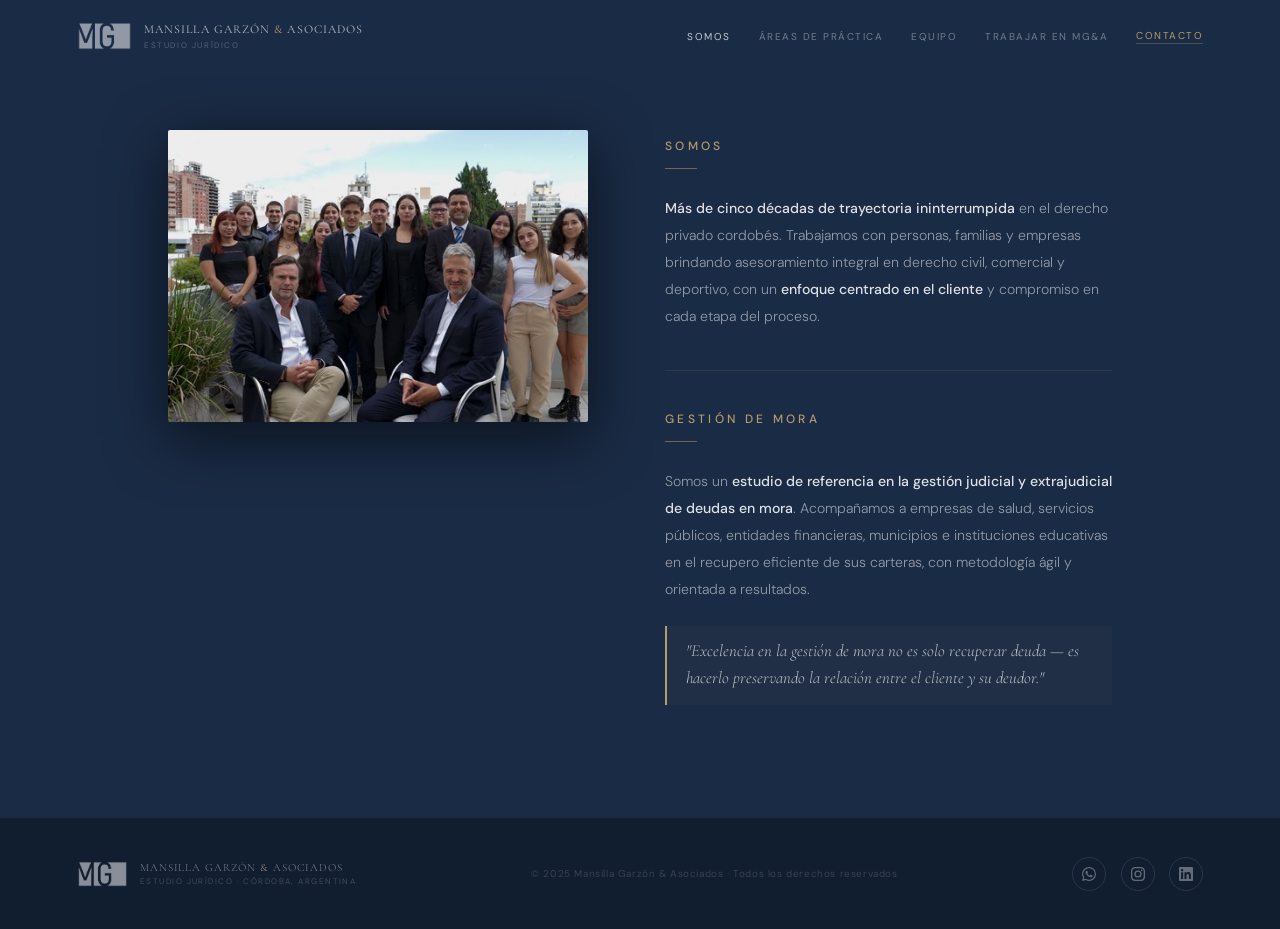
<file: somos (1).html>
<!DOCTYPE html>
<html lang="es">
<head>
<meta charset="UTF-8"/>
<meta name="viewport" content="width=device-width, initial-scale=1.0"/>
<title>Somos · Mansilla Garzón & Asociados</title>
<link href="https://fonts.googleapis.com/css2?family=Cormorant+Garamond:ital,wght@0,300;0,400;0,600;1,300;1,400&family=DM+Sans:wght@300;400;500&display=swap" rel="stylesheet"/>
<style>
*{margin:0;padding:0;box-sizing:border-box;}
:root{
  --navy:#1a2b45;--navy2:#162236;
  --gold:#b59a6a;--gold2:#cdb07e;
  --dim:rgba(255,255,255,.52);
  --bright:rgba(255,255,255,.86);
}
body{font-family:'DM Sans',sans-serif;background:var(--navy);color:#fff;}

/* NAV */
nav{position:fixed;top:0;left:0;right:0;z-index:100;display:flex;align-items:center;justify-content:space-between;padding:22px 6vw;transition:background .35s,padding .35s,box-shadow .35s;}
nav.scrolled{background:rgba(20,33,56,0.97);backdrop-filter:blur(10px);padding:14px 6vw;box-shadow:0 1px 24px rgba(0,0,0,.22);}
.nav-brand{display:flex;align-items:center;gap:12px;text-decoration:none;}
.nav-brand img{height:28px;width:auto;filter:brightness(0) invert(1);opacity:0.52;transition:opacity .3s;}
nav.scrolled .nav-brand img{opacity:0.70;}
.nav-brand-name{font-family:'Cormorant Garamond',serif;font-weight:400;font-size:12px;letter-spacing:.09em;color:rgba(255,255,255,.68);line-height:1.3;}
.nav-brand-name span{color:var(--gold);}
.nav-brand-sub{font-size:8px;letter-spacing:.2em;text-transform:uppercase;color:rgba(255,255,255,.26);margin-top:2px;}
.nav-links{display:flex;align-items:center;gap:28px;}
.nav-links a{font-size:10px;letter-spacing:.15em;text-transform:uppercase;color:rgba(255,255,255,.38);text-decoration:none;transition:color .25s;white-space:nowrap;}
.nav-links a:hover{color:rgba(255,255,255,.86);}
.nav-links a.active{color:rgba(255,255,255,.75);}
.nav-links a.cta{color:var(--gold);border-bottom:1px solid rgba(181,154,106,.35);padding-bottom:1px;}

/* MAIN SOMOS SECTION */
.somos-main{
  padding:130px 10vw 90px;
  display:flex;
  align-items:flex-start;
  gap:6vw;
  max-width:1200px;
  margin:0 auto;
}
.somos-photo{
  flex-shrink:0;
  width:420px;
  box-shadow:0 16px 60px rgba(0,0,0,.6);
  border-radius:2px;
  overflow:hidden;
  line-height:0;
  position:sticky;
  top:100px; /* stays in view while scrolling */
}
.somos-photo img{width:100%;height:auto;display:block;}

.somos-content{flex:1;max-width:560px;padding-top:.5rem;}

.section-label{font-size:12px;letter-spacing:.28em;text-transform:uppercase;color:var(--gold);font-weight:500;margin-bottom:.9rem;}
.section-rule{width:32px;height:1px;background:var(--gold);margin-bottom:1.6rem;opacity:.55;}
.section-title{
  font-family:'Cormorant Garamond',serif;
  font-weight:300;font-size:clamp(2rem,3vw,2.8rem);
  color:white;line-height:1.12;margin-bottom:1.4rem;
}
.section-title em{font-style:italic;}
.body-text{font-size:.88rem;line-height:1.92;color:var(--dim);font-weight:300;margin-bottom:.9rem;}
.body-text strong{color:var(--bright);font-weight:500;}

/* divider between sections */
.section-divider{
  width:100%;height:1px;
  background:rgba(181,154,106,.12);
  margin:2.5rem 0;
}

/* cobranzas highlight */
.cobranzas-highlight{
  border-left:2px solid var(--gold);
  padding:.8rem 1.2rem;
  background:rgba(181,154,106,.04);
  margin:1.4rem 0;
  border-radius:0 2px 2px 0;
}
.cobranzas-highlight p{
  font-family:'Cormorant Garamond',serif;
  font-style:italic;
  font-size:1.05rem;
  color:rgba(255,255,255,.7);
  line-height:1.6;
  font-weight:300;
}

/* VALORES */
.valores-section{
  background:var(--navy2);
  padding:80px 10vw;
  border-top:1px solid rgba(255,255,255,.05);
}
.valores-header{max-width:480px;margin-bottom:3rem;}
.valores-grid{
  display:grid;
  grid-template-columns:repeat(4,1fr);
  gap:1px;
  background:rgba(181,154,106,.1);
  max-width:1200px;
  margin:0 auto;
}
.valor{
  background:var(--navy2);
  padding:2.4rem 2rem;
  transition:background .22s;
}
.valor:hover{background:#1c2f4a;}
.valor-num{font-size:9px;letter-spacing:.2em;color:var(--gold);opacity:.55;margin-bottom:1rem;}
.valor h4{
  font-family:'Cormorant Garamond',serif;
  font-size:1.15rem;font-weight:600;
  color:white;margin-bottom:.6rem;
}
.valor p{font-size:.82rem;color:var(--dim);line-height:1.7;font-weight:300;}

/* FOOTER */
footer{background:#111e30;border-top:1px solid rgba(255,255,255,.05);padding:2.4rem 6vw;display:flex;align-items:center;justify-content:space-between;flex-wrap:wrap;gap:1.2rem;}
.footer-brand{display:flex;align-items:center;gap:12px;}
.footer-brand img{height:26px;width:auto;filter:brightness(0) invert(1);opacity:.5;}
.footer-brand-name{font-family:'Cormorant Garamond',serif;font-weight:300;font-size:11px;letter-spacing:.08em;color:rgba(255,255,255,.45);}
.footer-brand-name span{color:var(--gold);}
.footer-brand-sub{font-size:8px;letter-spacing:.18em;text-transform:uppercase;color:rgba(255,255,255,.2);margin-top:2px;}
.footer-copy{font-size:.62rem;color:rgba(255,255,255,.16);text-align:center;letter-spacing:.06em;}
.footer-social{display:flex;gap:.9rem;align-items:center;}
.social-link{display:flex;align-items:center;justify-content:center;width:34px;height:34px;border-radius:50%;border:1px solid rgba(255,255,255,.10);color:rgba(255,255,255,.35);text-decoration:none;transition:border-color .2s,color .2s;}
.social-link:hover{border-color:var(--gold);color:var(--gold);}
.social-link svg{width:14px;height:14px;fill:currentColor;}
</style>
</head>
<body>

<!-- NAV -->
<nav id="nav">
  <a href="index.html" class="nav-brand">
    <img src="[data-uri]" alt="MG"/>
    <div>
      <div class="nav-brand-name">MANSILLA GARZÓN <span>&</span> ASOCIADOS</div>
      <div class="nav-brand-sub">Estudio Jurídico</div>
    </div>
  </a>
  <div class="nav-links">
    <a href="somos.html" class="active">Somos</a>
    <a href="areas.html">Áreas de práctica</a>
    <a href="equipo.html">Equipo</a>
    <a href="trabajar.html">Trabajar en MG&amp;A</a>
    <a href="contacto.html" class="cta">Contacto</a>
  </div>
</nav>

<!-- SOMOS MAIN -->
<div style="background:var(--navy);">
  <div class="somos-main">

    <div class="somos-photo">
      <img src="[data-uri]" alt="Equipo Mansilla Garzón & Asociados"/>
    </div>

    <div class="somos-content">

      <p class="section-label">Somos</p>
      <div class="section-rule"></div>

      <p class="body-text">
        <strong>Más de cinco décadas de trayectoria ininterrumpida</strong> en el derecho 
        privado cordobés. Trabajamos con personas, familias y empresas brindando 
        asesoramiento integral en derecho civil, comercial y deportivo, con un 
        <strong>enfoque centrado en el cliente</strong> y compromiso en cada etapa del proceso.
      </p>

      <div class="section-divider"></div>

      <p class="section-label" style="margin-bottom:.9rem;">Gestión de mora</p>
      <div class="section-rule"></div>

      <p class="body-text">
        Somos un <strong>estudio de referencia en la gestión judicial y extrajudicial 
        de deudas en mora</strong>. Acompañamos a empresas de salud, servicios públicos, 
        entidades financieras, municipios e instituciones educativas en el recupero 
        eficiente de sus carteras, con metodología ágil y orientada a resultados.
      </p>

      <div class="cobranzas-highlight">
        <p>"Excelencia en la gestión de mora no es solo recuperar deuda — es hacerlo preservando la relación entre el cliente y su deudor."</p>
      </div>

    </div>
  </div>
</div>

<!-- FOOTER -->
<footer>
  <div class="footer-brand">
    <img src="[data-uri]" alt="MG"/>
    <div>
      <div class="footer-brand-name">MANSILLA GARZÓN <span>&</span> ASOCIADOS</div>
      <div class="footer-brand-sub">Estudio Jurídico · Córdoba, Argentina</div>
    </div>
  </div>
  <p class="footer-copy">© 2025 Mansilla Garzón &amp; Asociados · Todos los derechos reservados</p>
  <div class="footer-social">
    <a href="https://wa.me/5493517685032" target="_blank" class="social-link" title="WhatsApp"><svg viewBox="0 0 24 24" fill="currentColor"><path d="M17.472 14.382c-.297-.149-1.758-.867-2.03-.967-.273-.099-.471-.148-.67.15-.197.297-.767.966-.94 1.164-.173.199-.347.223-.644.075-.297-.15-1.255-.463-2.39-1.475-.883-.788-1.48-1.761-1.653-2.059-.173-.297-.018-.458.13-.606.134-.133.298-.347.446-.52.149-.174.198-.298.298-.497.099-.198.05-.371-.025-.52-.075-.149-.669-1.612-.916-2.207-.242-.579-.487-.5-.669-.51-.173-.008-.371-.01-.57-.01-.198 0-.52.074-.792.372-.272.297-1.04 1.016-1.04 2.479 0 1.462 1.065 2.875 1.213 3.074.149.198 2.096 3.2 5.077 4.487.709.306 1.262.489 1.694.625.712.227 1.36.195 1.871.118.571-.085 1.758-.719 2.006-1.413.248-.694.248-1.289.173-1.413-.074-.124-.272-.198-.57-.347m-5.421 7.403h-.004a9.87 9.87 0 01-5.031-1.378l-.361-.214-3.741.982.998-3.648-.235-.374a9.86 9.86 0 01-1.51-5.26c.001-5.45 4.436-9.884 9.888-9.884 2.64 0 5.122 1.03 6.988 2.898a9.825 9.825 0 012.893 6.994c-.003 5.45-4.437 9.884-9.885 9.884m8.413-18.297A11.815 11.815 0 0012.05 0C5.495 0 .16 5.335.157 11.892c0 2.096.547 4.142 1.588 5.945L.057 24l6.305-1.654a11.882 11.882 0 005.683 1.448h.005c6.554 0 11.89-5.335 11.893-11.893a11.821 11.821 0 00-3.48-8.413z"/></svg></a>
    <a href="https://www.instagram.com/estudiomansillayasociados/" target="_blank" class="social-link" title="Instagram"><svg viewBox="0 0 24 24" fill="currentColor"><path d="M12 2.163c3.204 0 3.584.012 4.85.07 3.252.148 4.771 1.691 4.919 4.919.058 1.265.069 1.645.069 4.849 0 3.205-.012 3.584-.069 4.849-.149 3.225-1.664 4.771-4.919 4.919-1.266.058-1.644.07-4.85.07-3.204 0-3.584-.012-4.849-.07-3.26-.149-4.771-1.699-4.919-4.92-.058-1.265-.07-1.644-.07-4.849 0-3.204.013-3.583.07-4.849.149-3.227 1.664-4.771 4.919-4.919 1.266-.057 1.645-.069 4.849-.069zM12 0C8.741 0 8.333.014 7.053.072 2.695.272.273 2.69.073 7.052.014 8.333 0 8.741 0 12c0 3.259.014 3.668.072 4.948.2 4.358 2.618 6.78 6.98 6.98C8.333 23.986 8.741 24 12 24c3.259 0 3.668-.014 4.948-.072 4.354-.2 6.782-2.618 6.979-6.98.059-1.28.073-1.689.073-4.948 0-3.259-.014-3.667-.072-4.947-.196-4.354-2.617-6.78-6.979-6.98C15.668.014 15.259 0 12 0zm0 5.838a6.162 6.162 0 100 12.324 6.162 6.162 0 000-12.324zM12 16a4 4 0 110-8 4 4 0 010 8zm6.406-11.845a1.44 1.44 0 100 2.881 1.44 1.44 0 000-2.881z"/></svg></a>
    <a href="https://www.linkedin.com/company/estudiomgya" target="_blank" class="social-link" title="LinkedIn"><svg viewBox="0 0 24 24" fill="currentColor"><path d="M20.447 20.452h-3.554v-5.569c0-1.328-.027-3.037-1.852-3.037-1.853 0-2.136 1.445-2.136 2.939v5.667H9.351V9h3.414v1.561h.046c.477-.9 1.637-1.85 3.37-1.85 3.601 0 4.267 2.37 4.267 5.455v6.286zM5.337 7.433a2.062 2.062 0 01-2.063-2.065 2.064 2.064 0 112.063 2.065zm1.782 13.019H3.555V9h3.564v11.452zM22.225 0H1.771C.792 0 0 .774 0 1.729v20.542C0 23.227.792 24 1.771 24h20.451C23.2 24 24 23.227 24 22.271V1.729C24 .774 23.2 0 22.222 0h.003z"/></svg></a>
  </div>
</footer>

<script>
  const nav = document.getElementById('nav');
  window.addEventListener('scroll', () => { nav.classList.toggle('scrolled', window.scrollY > 60); });
</script>
</body>
</html>
</file>
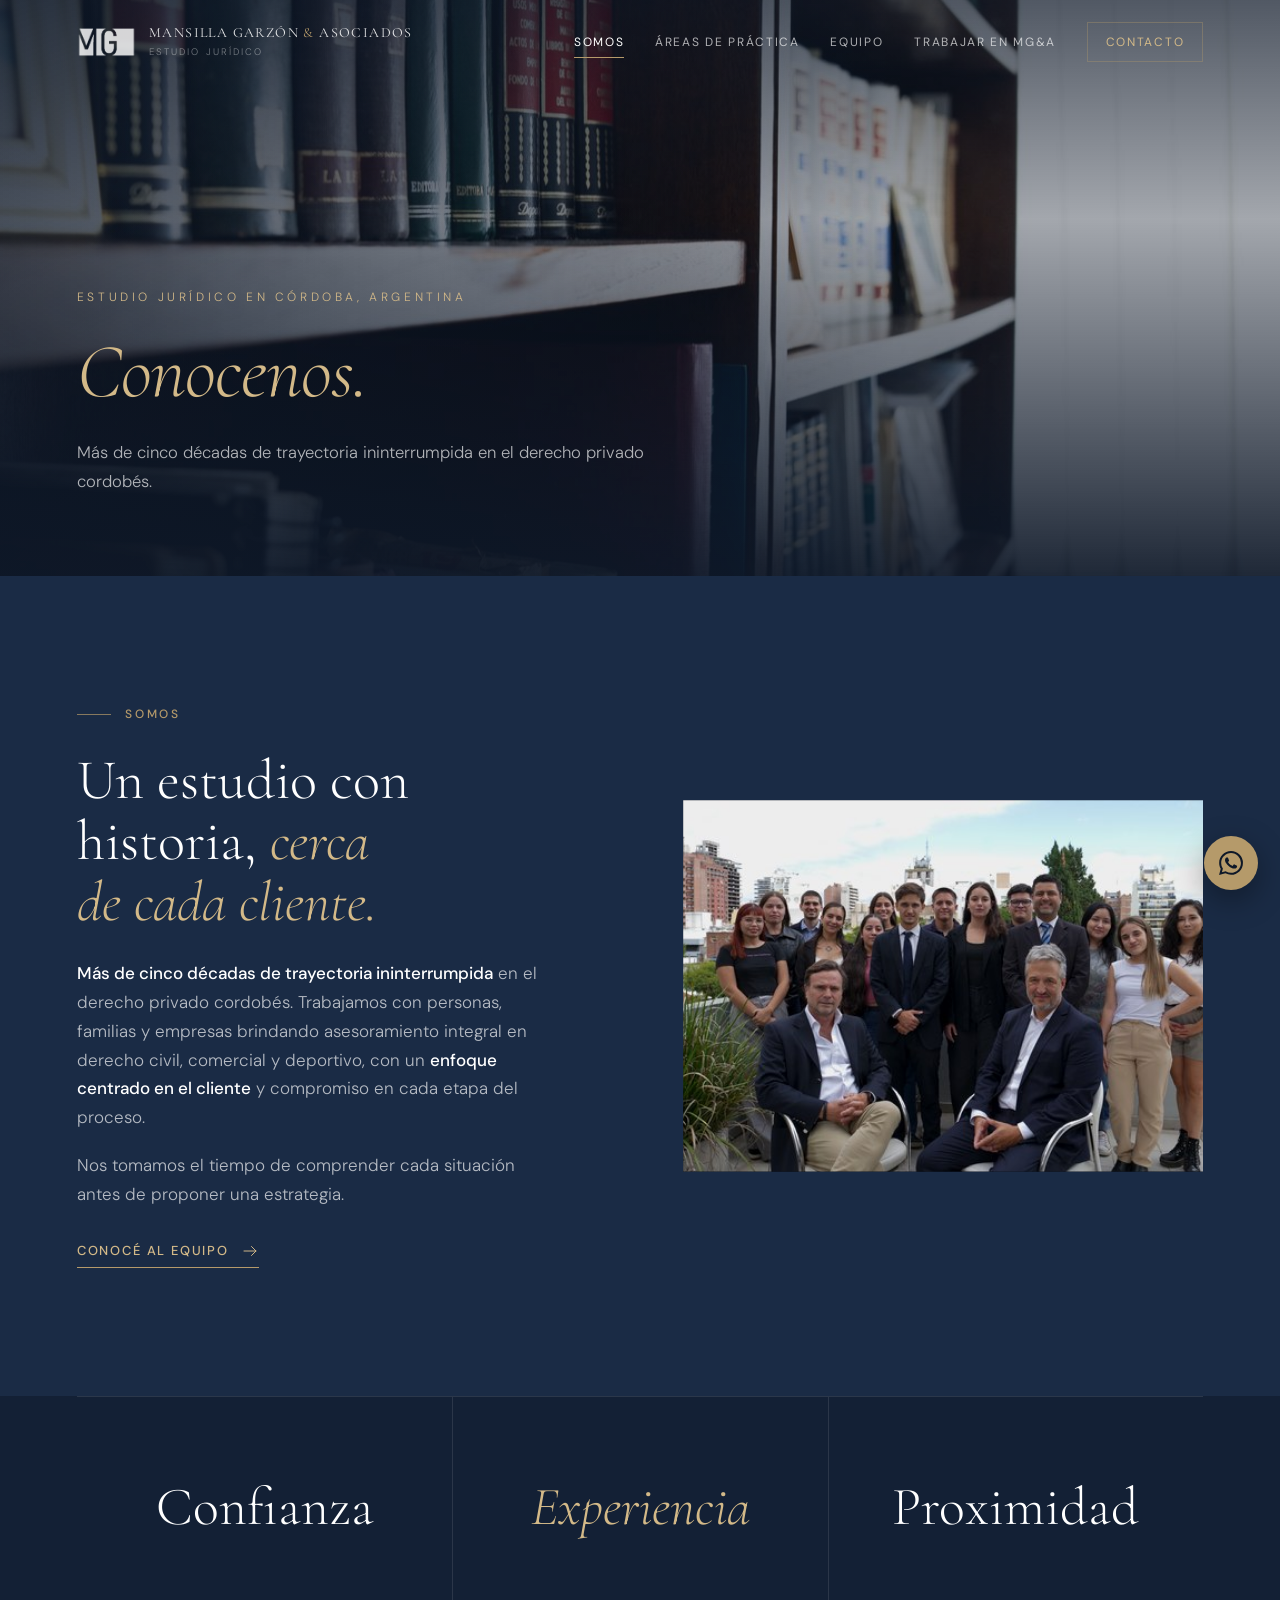
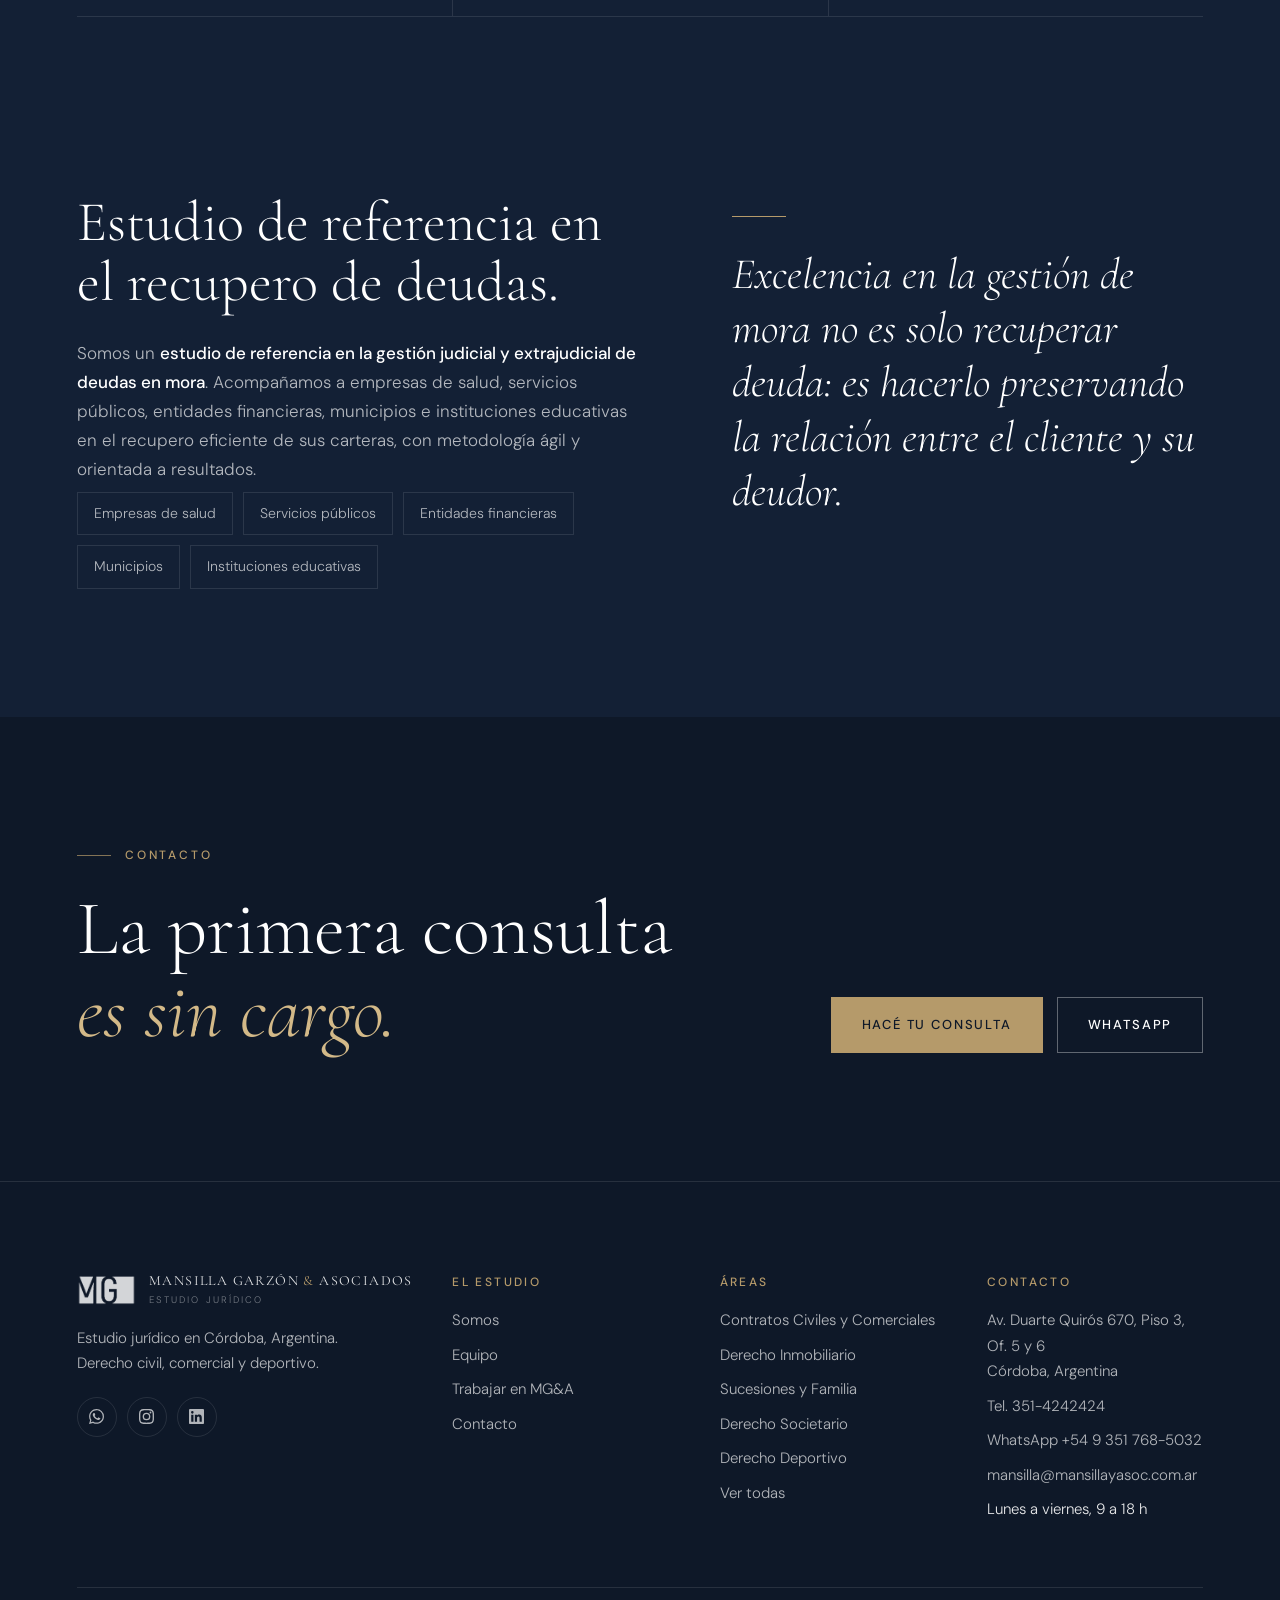
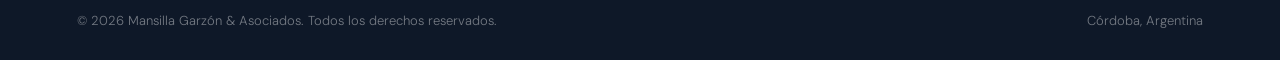
<file: somos.html>
<!DOCTYPE html>
<html lang="es-AR">
<head>
<meta charset="UTF-8"/>
<meta name="viewport" content="width=device-width, initial-scale=1.0, viewport-fit=cover"/>
<title>Somos · Mansilla Garzón &amp; Asociados</title>
<meta name="description" content="Más de cinco décadas de trayectoria ininterrumpida en el derecho privado cordobés. Estudio de referencia en gestión de mora."/>
<meta property="og:type" content="website"/>
<meta property="og:locale" content="es_AR"/>
<meta property="og:title" content="Somos · Mansilla Garzón &amp; Asociados"/>
<meta property="og:description" content="Más de cinco décadas de trayectoria ininterrumpida en el derecho privado cordobés. Estudio de referencia en gestión de mora."/>
<meta property="og:image" content="assets/img/hero-inicio.jpg"/>
<meta name="theme-color" content="#0e1828"/>
<link rel="icon" type="image/png" href="assets/img/favicon.png"/>
<link rel="apple-touch-icon" href="assets/img/favicon.png"/>
<link rel="preconnect" href="https://fonts.googleapis.com"/>
<link rel="preconnect" href="https://fonts.gstatic.com" crossorigin/>
<link href="https://fonts.googleapis.com/css2?family=Cormorant+Garamond:ital,wght@0,300;0,400;0,500;1,300;1,400&family=DM+Sans:wght@300;400;500&display=swap" rel="stylesheet"/>
<link rel="stylesheet" href="assets/css/site.css?v=4"/>
<script>document.documentElement.classList.add('js');try{if(sessionStorage.getItem('mg-seen'))document.documentElement.classList.add('seen')}catch(e){}</script>
</head>
<body>
<div class="curtain" aria-hidden="true"><img src="assets/img/logo-mg-blanco.png" alt=""/><i></i></div>
<div class="veil" aria-hidden="true"></div>
<div class="progress" aria-hidden="true"></div>

<header class="nav">
  <a href="index.html" class="brand" aria-label="Mansilla Garzón &amp; Asociados, inicio">
    <img src="assets/img/logo-mg-blanco.png" alt="" width="60" height="30"/>
    <div>
      <div class="brand-name">MANSILLA GARZÓN <b>&amp;</b> ASOCIADOS</div>
      <div class="brand-sub">Estudio Jurídico</div>
    </div>
  </a>
  <nav class="nav-links" aria-label="Principal"><a href="somos.html" aria-current="page">Somos</a><a href="areas.html">Áreas de práctica</a><a href="equipo.html">Equipo</a><a href="trabajar.html">Trabajar en MG&amp;A</a><a href="contacto.html" class="cta">Contacto</a></nav>
  <button class="burger" aria-label="Abrir menú" aria-expanded="false" aria-controls="menu"><span></span><span></span><span></span></button>
</header>
<nav class="menu" id="menu" aria-label="Menú móvil">
  <a href="index.html">Inicio</a><a href="somos.html" aria-current="page">Somos</a><a href="areas.html">Áreas de práctica</a><a href="equipo.html">Equipo</a><a href="trabajar.html">Trabajar en MG&amp;A</a><a href="contacto.html">Contacto</a>
  <div class="menu-foot">Av. Duarte Quirós 670, Piso 3, Of. 5 y 6, Córdoba<br/><a href="tel:+543514242424">Tel. 351-4242424</a><br/><a href="https://wa.me/5493517685032" target="_blank" rel="noopener">WhatsApp +54 9 351 768-5032</a></div>
</nav>

<main>
<section class="hero hero--page">
  <div class="hero-media"><img src="assets/img/hero-somos.jpg" alt="" style="object-position:center" fetchpriority="high"/></div>
  <div class="wrap hero-inner">
    <div>
      <p class="hero-kicker">Estudio jurídico en Córdoba, Argentina</p>
      <h1 class="hero-title"><span class="line"><span><em>Conocenos.</em></span></span></h1>
      <p class="hero-sub">Más de cinco décadas de trayectoria ininterrumpida en el derecho privado cordobés.</p>
      
    </div>
    
  </div>
  
</section>

<section class="section">
  <div class="wrap">
    <div class="split">
      <div class="stack">
        <p class="label" data-reveal>Somos</p>
        <h2 class="h2" data-reveal>Un estudio con historia, <em>cerca de cada cliente.</em></h2>
        <div class="prose" data-reveal>
          <p><strong>Más de cinco décadas de trayectoria ininterrumpida</strong> en el derecho privado cordobés. Trabajamos con personas, familias y empresas brindando asesoramiento integral en derecho civil, comercial y deportivo, con un <strong>enfoque centrado en el cliente</strong> y compromiso en cada etapa del proceso.</p>
          <p>Nos tomamos el tiempo de comprender cada situación antes de proponer una estrategia.</p>
        </div>
        <p data-reveal><a href="equipo.html" class="link">Conocé al equipo <svg viewBox="0 0 24 24" fill="none" stroke="currentColor" stroke-width="1.3" stroke-linecap="round" stroke-linejoin="round" aria-hidden="true"><path d="M4 12h16m-6-6l6 6-6 6"/></svg></a></p>
      </div>
      <div class="frame frame--wide" data-reveal="img" style="max-width:520px;justify-self:end;width:100%"><img src="assets/img/equipo-terraza.jpg" alt="Equipo de Mansilla Garzón &amp; Asociados" loading="lazy"/></div>
    </div>
  </div>
</section>

<section class="section--deep">
  <div class="wrap">
    <div class="values" data-stagger>
      <div data-reveal>Confianza</div><div data-reveal>Experiencia</div><div data-reveal>Proximidad</div>
    </div>
  </div>
</section>

<section class="section section--deep">
  <div class="wrap">
    <div class="split split--flip">
      <div class="stack">
        <p class="label" data-reveal>Gestión de mora</p>
        <h2 class="h2" data-reveal>Estudio de referencia en el recupero de deudas.</h2>
        <div class="prose" data-reveal>
          <p>Somos un <strong>estudio de referencia en la gestión judicial y extrajudicial de deudas en mora</strong>. Acompañamos a empresas de salud, servicios públicos, entidades financieras, municipios e instituciones educativas en el recupero eficiente de sus carteras, con metodología ágil y orientada a resultados.</p>
        </div>
        <ul class="chips" data-reveal>
          <li>Empresas de salud</li><li>Servicios públicos</li><li>Entidades financieras</li><li>Municipios</li><li>Instituciones educativas</li>
        </ul>
      </div>
      <blockquote class="quote" data-reveal>Excelencia en la gestión de mora no es solo recuperar deuda: es hacerlo preservando la relación entre el cliente y su deudor.</blockquote>
    </div>
  </div>
</section>

<section class="section cta-band">
  <div class="wrap">
    <div>
      <p class="label" data-reveal>Contacto</p>
      <h2 data-reveal>La primera consulta<br/><em>es sin cargo.</em></h2>
    </div>
    <div class="cta-actions" data-reveal>
      <a href="contacto.html" class="btn">Hacé tu consulta</a>
      <a href="https://wa.me/5493517685032" target="_blank" rel="noopener" class="btn btn--ghost">WhatsApp</a>
    </div>
  </div>
</section>
</main>

<footer class="footer">
  <div class="wrap">
    <div class="footer-grid">
      <div>
        <a href="index.html" class="brand" aria-label="Mansilla Garzón &amp; Asociados, inicio">
    <img src="assets/img/logo-mg-blanco.png" alt="" width="60" height="30"/>
    <div>
      <div class="brand-name">MANSILLA GARZÓN <b>&amp;</b> ASOCIADOS</div>
      <div class="brand-sub">Estudio Jurídico</div>
    </div>
  </a>
        <p>Estudio jurídico en Córdoba, Argentina.<br/>Derecho civil, comercial y deportivo.</p>
        <div class="social">
          <a href="https://wa.me/5493517685032" target="_blank" rel="noopener" aria-label="WhatsApp"><svg viewBox="0 0 24 24" aria-hidden="true"><path d="M17.472 14.382c-.297-.149-1.758-.867-2.03-.967-.273-.099-.471-.148-.67.15-.197.297-.767.966-.94 1.164-.173.199-.347.223-.644.075-.297-.15-1.255-.463-2.39-1.475-.883-.788-1.48-1.761-1.653-2.059-.173-.297-.018-.458.13-.606.134-.133.298-.347.446-.52.149-.174.198-.298.298-.497.099-.198.05-.371-.025-.52-.075-.149-.669-1.612-.916-2.207-.242-.579-.487-.5-.669-.51-.173-.008-.371-.01-.57-.01-.198 0-.52.074-.792.372-.272.297-1.04 1.016-1.04 2.479 0 1.462 1.065 2.875 1.213 3.074.149.198 2.096 3.2 5.077 4.487.709.306 1.262.489 1.694.625.712.227 1.36.195 1.871.118.571-.085 1.758-.719 2.006-1.413.248-.694.248-1.289.173-1.413-.074-.124-.272-.198-.57-.347m-5.421 7.403h-.004a9.87 9.87 0 01-5.031-1.378l-.361-.214-3.741.982.998-3.648-.235-.374a9.86 9.86 0 01-1.51-5.26c.001-5.45 4.436-9.884 9.888-9.884 2.64 0 5.122 1.03 6.988 2.898a9.825 9.825 0 012.893 6.994c-.003 5.45-4.437 9.884-9.885 9.884m8.413-18.297A11.815 11.815 0 0012.05 0C5.495 0 .16 5.335.157 11.892c0 2.096.547 4.142 1.588 5.945L.057 24l6.305-1.654a11.882 11.882 0 005.683 1.448h.005c6.554 0 11.89-5.335 11.893-11.893a11.821 11.821 0 00-3.48-8.413z"/></svg></a>
          <a href="https://www.instagram.com/estudiomansillayasociados/" target="_blank" rel="noopener" aria-label="Instagram"><svg viewBox="0 0 24 24" aria-hidden="true"><path d="M12 2.163c3.204 0 3.584.012 4.85.07 3.252.148 4.771 1.691 4.919 4.919.058 1.265.069 1.645.069 4.849 0 3.205-.012 3.584-.069 4.849-.149 3.225-1.664 4.771-4.919 4.919-1.266.058-1.644.07-4.85.07-3.204 0-3.584-.012-4.849-.07-3.26-.149-4.771-1.699-4.919-4.92-.058-1.265-.07-1.644-.07-4.849 0-3.204.013-3.583.07-4.849.149-3.227 1.664-4.771 4.919-4.919 1.266-.057 1.645-.069 4.849-.069zM12 0C8.741 0 8.333.014 7.053.072 2.695.272.273 2.69.073 7.052.014 8.333 0 8.741 0 12c0 3.259.014 3.668.072 4.948.2 4.358 2.618 6.78 6.98 6.98C8.333 23.986 8.741 24 12 24c3.259 0 3.668-.014 4.948-.072 4.354-.2 6.782-2.618 6.979-6.98.059-1.28.073-1.689.073-4.948 0-3.259-.014-3.667-.072-4.947-.196-4.354-2.617-6.78-6.979-6.98C15.668.014 15.259 0 12 0zm0 5.838a6.162 6.162 0 100 12.324 6.162 6.162 0 000-12.324zM12 16a4 4 0 110-8 4 4 0 010 8zm6.406-11.845a1.44 1.44 0 100 2.881 1.44 1.44 0 000-2.881z"/></svg></a>
          <a href="https://www.linkedin.com/company/estudiomgya" target="_blank" rel="noopener" aria-label="LinkedIn"><svg viewBox="0 0 24 24" aria-hidden="true"><path d="M20.447 20.452h-3.554v-5.569c0-1.328-.027-3.037-1.852-3.037-1.853 0-2.136 1.445-2.136 2.939v5.667H9.351V9h3.414v1.561h.046c.477-.9 1.637-1.85 3.37-1.85 3.601 0 4.267 2.37 4.267 5.455v6.286zM5.337 7.433a2.062 2.062 0 01-2.063-2.065 2.064 2.064 0 112.063 2.065zm1.782 13.019H3.555V9h3.564v11.452zM22.225 0H1.771C.792 0 0 .774 0 1.729v20.542C0 23.227.792 24 1.771 24h20.451C23.2 24 24 23.227 24 22.271V1.729C24 .774 23.2 0 22.222 0h.003z"/></svg></a>
        </div>
      </div>
      <div>
        <h4>El estudio</h4>
        <ul>
          <li><a href="somos.html">Somos</a></li>
          <li><a href="equipo.html">Equipo</a></li>
          <li><a href="trabajar.html">Trabajar en MG&amp;A</a></li>
          <li><a href="contacto.html">Contacto</a></li>
        </ul>
      </div>
      <div>
        <h4>Áreas</h4>
        <ul>
          <li><a href="areas.html#contratos">Contratos Civiles y Comerciales</a></li><li><a href="areas.html#inmobiliario">Derecho Inmobiliario</a></li><li><a href="areas.html#sucesiones">Sucesiones y Familia</a></li><li><a href="areas.html#societario">Derecho Societario</a></li><li><a href="areas.html#deportivo">Derecho Deportivo</a></li>
          <li><a href="areas.html">Ver todas</a></li>
        </ul>
      </div>
      <div>
        <h4>Contacto</h4>
        <ul>
          <li><a href="https://www.google.com/maps/search/?api=1&query=Av.+Duarte+Quir%C3%B3s+670%2C+C%C3%B3rdoba%2C+Argentina" target="_blank" rel="noopener">Av. Duarte Quirós 670, Piso 3, Of. 5 y 6<br/>Córdoba, Argentina</a></li>
          <li><a href="tel:+543514242424">Tel. 351-4242424</a></li>
          <li><a href="https://wa.me/5493517685032" target="_blank" rel="noopener">WhatsApp +54 9 351 768-5032</a></li>
          <li><a href="mailto:mansilla@mansillayasoc.com.ar">mansilla@mansillayasoc.com.ar</a></li>
          <li>Lunes a viernes, 9 a 18 h</li>
        </ul>
      </div>
    </div>
    <div class="footer-base">
      <span>© <span data-year>2026</span> Mansilla Garzón &amp; Asociados. Todos los derechos reservados.</span>
      <span>Córdoba, Argentina</span>
    </div>
  </div>
</footer>

<a class="wa" href="https://wa.me/5493517685032" target="_blank" rel="noopener" aria-label="Escribinos por WhatsApp"><svg viewBox="0 0 24 24" aria-hidden="true"><path d="M17.472 14.382c-.297-.149-1.758-.867-2.03-.967-.273-.099-.471-.148-.67.15-.197.297-.767.966-.94 1.164-.173.199-.347.223-.644.075-.297-.15-1.255-.463-2.39-1.475-.883-.788-1.48-1.761-1.653-2.059-.173-.297-.018-.458.13-.606.134-.133.298-.347.446-.52.149-.174.198-.298.298-.497.099-.198.05-.371-.025-.52-.075-.149-.669-1.612-.916-2.207-.242-.579-.487-.5-.669-.51-.173-.008-.371-.01-.57-.01-.198 0-.52.074-.792.372-.272.297-1.04 1.016-1.04 2.479 0 1.462 1.065 2.875 1.213 3.074.149.198 2.096 3.2 5.077 4.487.709.306 1.262.489 1.694.625.712.227 1.36.195 1.871.118.571-.085 1.758-.719 2.006-1.413.248-.694.248-1.289.173-1.413-.074-.124-.272-.198-.57-.347m-5.421 7.403h-.004a9.87 9.87 0 01-5.031-1.378l-.361-.214-3.741.982.998-3.648-.235-.374a9.86 9.86 0 01-1.51-5.26c.001-5.45 4.436-9.884 9.888-9.884 2.64 0 5.122 1.03 6.988 2.898a9.825 9.825 0 012.893 6.994c-.003 5.45-4.437 9.884-9.885 9.884m8.413-18.297A11.815 11.815 0 0012.05 0C5.495 0 .16 5.335.157 11.892c0 2.096.547 4.142 1.588 5.945L.057 24l6.305-1.654a11.882 11.882 0 005.683 1.448h.005c6.554 0 11.89-5.335 11.893-11.893a11.821 11.821 0 00-3.48-8.413z"/></svg></a>
<script src="assets/js/site.js?v=3" defer></script>
<!-- Webchat Chattigo -->
<script src="https://cdn-widgets.chattigo.com/webchat-widget-new.js" id="widget-chattigo" title="estudiojuridicomansillagarz9311-17223-webchat@wc"></script>
</body>
</html>
</file>
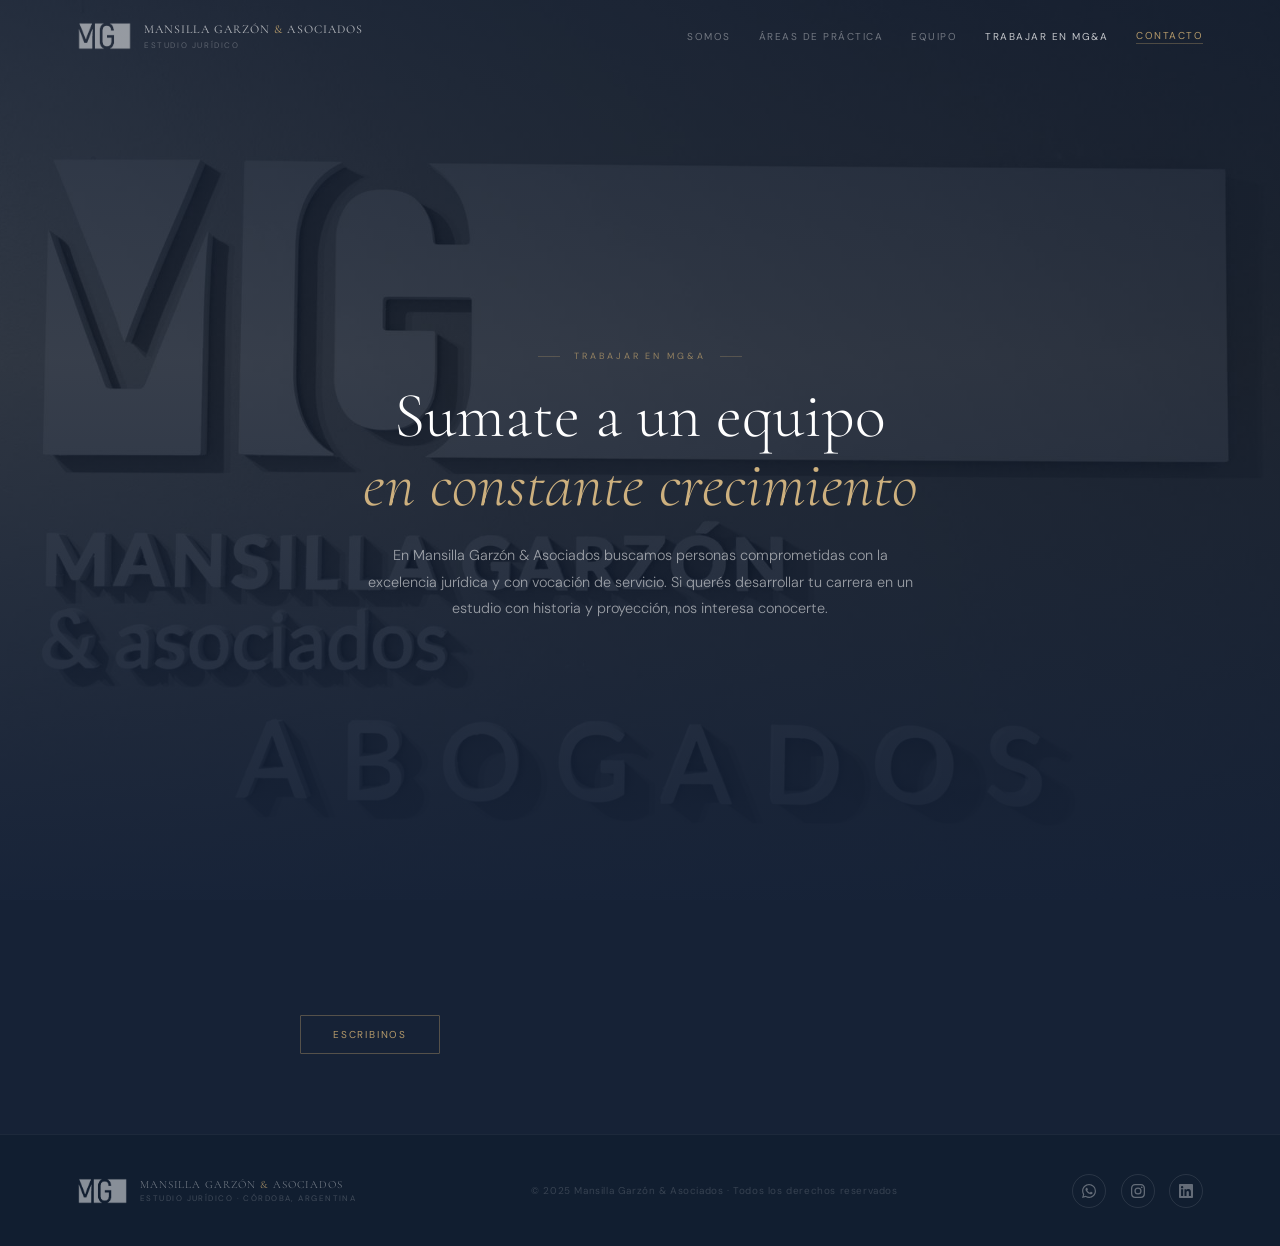
<file: trabajar (1).html>
<!DOCTYPE html>
<html lang="es">
<head>
<meta charset="UTF-8"/><meta name="viewport" content="width=device-width, initial-scale=1.0"/>
<title>Trabajar en MG&A · Mansilla Garzón & Asociados</title>
<link href="https://fonts.googleapis.com/css2?family=Cormorant+Garamond:ital,wght@0,300;0,400;0,600;1,300;1,400&family=DM+Sans:wght@300;400;500&display=swap" rel="stylesheet"/>
<style>
*{margin:0;padding:0;box-sizing:border-box;}
:root{--navy:#1a2b45;--navy2:#162236;--gold:#b59a6a;--gold2:#cdb07e;--dim:rgba(255,255,255,.52);}
body{font-family:'DM Sans',sans-serif;background:var(--navy);color:#fff;}

/* NAV */
nav{position:fixed;top:0;left:0;right:0;z-index:100;display:flex;align-items:center;justify-content:space-between;padding:22px 6vw;transition:background .35s,padding .35s,box-shadow .35s;}
nav.scrolled{background:rgba(20,33,56,0.97);backdrop-filter:blur(10px);padding:14px 6vw;box-shadow:0 1px 24px rgba(0,0,0,.22);}
.nav-brand{display:flex;align-items:center;gap:12px;text-decoration:none;}
.nav-brand img{height:28px;width:auto;filter:brightness(0) invert(1);opacity:0.52;transition:opacity .3s;}
nav.scrolled .nav-brand img{opacity:0.70;}
.nav-brand-name{font-family:'Cormorant Garamond',serif;font-weight:400;font-size:12px;letter-spacing:.09em;color:rgba(255,255,255,.68);line-height:1.3;}
.nav-brand-name span{color:var(--gold);}
.nav-brand-sub{font-size:8px;letter-spacing:.2em;text-transform:uppercase;color:rgba(255,255,255,.26);margin-top:2px;}
.nav-links{display:flex;align-items:center;gap:28px;}
.nav-links a{font-size:10px;letter-spacing:.15em;text-transform:uppercase;color:rgba(255,255,255,.38);text-decoration:none;transition:color .25s;white-space:nowrap;}
.nav-links a:hover{color:rgba(255,255,255,.86);}
.nav-links a.active{color:rgba(255,255,255,.75);}
.nav-links a.cta{color:var(--gold);border-bottom:1px solid rgba(181,154,106,.35);padding-bottom:1px;}

/* HERO — parallax con foto del cartel */
.hero{
  position:relative;
  height:100vh;
  overflow:hidden;
  display:flex;align-items:center;justify-content:center;
}
.hero-bg{
  position:absolute;inset:-80px 0;
  background:url('[data-uri]') center/cover no-repeat;
  background-attachment:fixed;
}
.hero-overlay{
  position:absolute;inset:0;
  background:linear-gradient(
    to bottom,
    rgba(20,33,56,0.72) 0%,
    rgba(20,33,56,0.55) 40%,
    rgba(20,33,56,0.92) 100%
  );
}
.hero-content{
  position:relative;z-index:2;
  text-align:center;
  padding:0 8vw;
  padding-top:72px;
  max-width:800px;
}
.hero-label{
  font-size:9px;letter-spacing:.32em;text-transform:uppercase;
  color:var(--gold);opacity:.75;margin-bottom:1.2rem;
  display:flex;align-items:center;justify-content:center;gap:14px;
}
.hero-label::before,.hero-label::after{content:'';display:block;width:22px;height:1px;background:var(--gold);opacity:.4;}
.hero-title{
  font-family:'Cormorant Garamond',serif;
  font-weight:300;font-size:clamp(2.6rem,5vw,4.2rem);
  color:white;line-height:1.08;margin-bottom:1.4rem;
}
.hero-title em{font-style:italic;color:var(--gold2);}
.hero-desc{
  font-size:.9rem;line-height:1.85;
  color:rgba(255,255,255,.55);font-weight:300;
  max-width:560px;margin:0 auto;
}

/* CONTENT SECTION */
.content{
  background:var(--navy2);
  padding:80px 8vw;
  display:flex;
  justify-content:center;
}
.content-inner{
  max-width:680px;
  width:100%;
}

/* LEFT: pillares */
.pillares-label{
  font-size:9px;letter-spacing:.28em;text-transform:uppercase;
  color:var(--gold);font-weight:500;margin-bottom:.9rem;
}
.pillares-rule{width:32px;height:1px;background:var(--gold);margin-bottom:1.8rem;opacity:.55;}
.pillares-title{
  font-family:'Cormorant Garamond',serif;
  font-weight:300;font-size:clamp(1.8rem,2.5vw,2.4rem);
  color:white;line-height:1.14;margin-bottom:1.4rem;
}
.pillares-title em{font-style:italic;}
.pillares-body{
  font-size:.87rem;line-height:1.9;
  color:var(--dim);font-weight:300;margin-bottom:2.4rem;
}
.pillares-body strong{color:rgba(255,255,255,.85);font-weight:500;}

/* steps */
.steps{display:flex;flex-direction:column;}
.step{
  display:grid;grid-template-columns:36px 1fr;gap:1rem;
  padding:1.8rem 0;
  border-bottom:1px solid rgba(255,255,255,.06);
}
.step:first-child{border-top:1px solid rgba(255,255,255,.06);}
.step-num{
  font-family:'Cormorant Garamond',serif;
  font-size:1.5rem;font-weight:300;
  color:var(--gold);opacity:.5;line-height:1;
  padding-top:2px;
}
.step h4{
  font-family:'Cormorant Garamond',serif;
  font-size:1rem;font-weight:600;color:white;margin-bottom:.35rem;
}
.step p{font-size:.82rem;color:var(--dim);line-height:1.72;font-weight:300;}

/* CTA button */
.cta-btn{
  display:inline-block;margin-top:2.2rem;
  border:1px solid rgba(181,154,106,.4);
  color:var(--gold);
  padding:12px 32px;
  font-size:10px;letter-spacing:.18em;text-transform:uppercase;
  text-decoration:none;border-radius:1px;
  transition:background .2s,color .2s;
}
.cta-btn:hover{background:var(--gold);color:white;}

/* RIGHT: frases inspiradoras */
.deco{display:flex;flex-direction:column;gap:1px;background:rgba(181,154,106,.08);}
.deco-item{
  background:var(--navy2);
  padding:2.2rem 2.5rem;
  font-family:'Cormorant Garamond',serif;
  font-size:1.05rem;font-weight:300;
  color:rgba(255,255,255,.35);
  font-style:italic;line-height:1.6;
  transition:color .2s,background .2s;
  border-left:2px solid transparent;
}
.deco-item:hover{
  background:#1c3050;
  color:rgba(255,255,255,.72);
  border-left-color:var(--gold);
}

/* FOOTER */
footer{background:#111e30;border-top:1px solid rgba(255,255,255,.05);padding:2.4rem 6vw;display:flex;align-items:center;justify-content:space-between;flex-wrap:wrap;gap:1.2rem;}
.footer-brand{display:flex;align-items:center;gap:12px;}
.footer-brand img{height:26px;width:auto;filter:brightness(0) invert(1);opacity:.5;}
.footer-brand-name{font-family:'Cormorant Garamond',serif;font-weight:300;font-size:11px;letter-spacing:.08em;color:rgba(255,255,255,.45);}
.footer-brand-name span{color:var(--gold);}
.footer-brand-sub{font-size:8px;letter-spacing:.18em;text-transform:uppercase;color:rgba(255,255,255,.2);margin-top:2px;}
.footer-copy{font-size:.62rem;color:rgba(255,255,255,.16);text-align:center;letter-spacing:.06em;}
.footer-social{display:flex;gap:.9rem;align-items:center;}
.social-link{display:flex;align-items:center;justify-content:center;width:34px;height:34px;border-radius:50%;border:1px solid rgba(255,255,255,.10);color:rgba(255,255,255,.35);text-decoration:none;transition:border-color .2s,color .2s;}
.social-link:hover{border-color:var(--gold);color:var(--gold);}
.social-link svg{width:14px;height:14px;fill:currentColor;}
</style>
</head>
<body>

<nav id="nav">
  <a href="index.html" class="nav-brand">
    <img src="[data-uri]" alt="MG"/>
    <div>
      <div class="nav-brand-name">MANSILLA GARZÓN <span>&</span> ASOCIADOS</div>
      <div class="nav-brand-sub">Estudio Jurídico</div>
    </div>
  </a>
  <div class="nav-links">
    <a href="somos.html">Somos</a>
    <a href="areas.html">Áreas de práctica</a>
    <a href="equipo.html">Equipo</a>
    <a href="trabajar.html" class="active">Trabajar en MG&amp;A</a>
    <a href="contacto.html" class="cta">Contacto</a>
  </div>
</nav>

<!-- HERO -->
<section class="hero">
  <div class="hero-bg"></div>
  <div class="hero-overlay"></div>
  <div class="hero-content">
    <div class="hero-label">Trabajar en MG&amp;A</div>
    <h1 class="hero-title">
      Sumate a un equipo<br/><em>en constante crecimiento</em>
    </h1>
    <p class="hero-desc">
      En Mansilla Garzón &amp; Asociados buscamos personas comprometidas con 
      la excelencia jurídica y con vocación de servicio. Si querés desarrollar 
      tu carrera en un estudio con historia y proyección, nos interesa conocerte.
    </p>
  </div>
</section>

<!-- CONTENT -->
<section class="content">

  <div class="content-inner">
    <a href="contacto.html" class="cta-btn">Escribinos</a>
  </div>
</section>

<!-- FOOTER -->
<footer>
  <div class="footer-brand">
    <img src="[data-uri]" alt="MG"/>
    <div>
      <div class="footer-brand-name">MANSILLA GARZÓN <span>&</span> ASOCIADOS</div>
      <div class="footer-brand-sub">Estudio Jurídico · Córdoba, Argentina</div>
    </div>
  </div>
  <p class="footer-copy">© 2025 Mansilla Garzón &amp; Asociados · Todos los derechos reservados</p>
  <div class="footer-social">
    <a href="https://wa.me/5493517685032" target="_blank" class="social-link"><svg viewBox="0 0 24 24" fill="currentColor"><path d="M17.472 14.382c-.297-.149-1.758-.867-2.03-.967-.273-.099-.471-.148-.67.15-.197.297-.767.966-.94 1.164-.173.199-.347.223-.644.075-.297-.15-1.255-.463-2.39-1.475-.883-.788-1.48-1.761-1.653-2.059-.173-.297-.018-.458.13-.606.134-.133.298-.347.446-.52.149-.174.198-.298.298-.497.099-.198.05-.371-.025-.52-.075-.149-.669-1.612-.916-2.207-.242-.579-.487-.5-.669-.51-.173-.008-.371-.01-.57-.01-.198 0-.52.074-.792.372-.272.297-1.04 1.016-1.04 2.479 0 1.462 1.065 2.875 1.213 3.074.149.198 2.096 3.2 5.077 4.487.709.306 1.262.489 1.694.625.712.227 1.36.195 1.871.118.571-.085 1.758-.719 2.006-1.413.248-.694.248-1.289.173-1.413-.074-.124-.272-.198-.57-.347m-5.421 7.403h-.004a9.87 9.87 0 01-5.031-1.378l-.361-.214-3.741.982.998-3.648-.235-.374a9.86 9.86 0 01-1.51-5.26c.001-5.45 4.436-9.884 9.888-9.884 2.64 0 5.122 1.03 6.988 2.898a9.825 9.825 0 012.893 6.994c-.003 5.45-4.437 9.884-9.885 9.884m8.413-18.297A11.815 11.815 0 0012.05 0C5.495 0 .16 5.335.157 11.892c0 2.096.547 4.142 1.588 5.945L.057 24l6.305-1.654a11.882 11.882 0 005.683 1.448h.005c6.554 0 11.89-5.335 11.893-11.893a11.821 11.821 0 00-3.48-8.413z"/></svg></a>
    <a href="https://www.instagram.com/estudiomansillayasociados/" target="_blank" class="social-link"><svg viewBox="0 0 24 24" fill="currentColor"><path d="M12 2.163c3.204 0 3.584.012 4.85.07 3.252.148 4.771 1.691 4.919 4.919.058 1.265.069 1.645.069 4.849 0 3.205-.012 3.584-.069 4.849-.149 3.225-1.664 4.771-4.919 4.919-1.266.058-1.644.07-4.85.07-3.204 0-3.584-.012-4.849-.07-3.26-.149-4.771-1.699-4.919-4.92-.058-1.265-.07-1.644-.07-4.849 0-3.204.013-3.583.07-4.849.149-3.227 1.664-4.771 4.919-4.919 1.266-.057 1.645-.069 4.849-.069zM12 0C8.741 0 8.333.014 7.053.072 2.695.272.273 2.69.073 7.052.014 8.333 0 8.741 0 12c0 3.259.014 3.668.072 4.948.2 4.358 2.618 6.78 6.98 6.98C8.333 23.986 8.741 24 12 24c3.259 0 3.668-.014 4.948-.072 4.354-.2 6.782-2.618 6.979-6.98.059-1.28.073-1.689.073-4.948 0-3.259-.014-3.667-.072-4.947-.196-4.354-2.617-6.78-6.979-6.98C15.668.014 15.259 0 12 0zm0 5.838a6.162 6.162 0 100 12.324 6.162 6.162 0 000-12.324zM12 16a4 4 0 110-8 4 4 0 010 8zm6.406-11.845a1.44 1.44 0 100 2.881 1.44 1.44 0 000-2.881z"/></svg></a>
    <a href="https://www.linkedin.com/company/estudiomgya" target="_blank" class="social-link"><svg viewBox="0 0 24 24" fill="currentColor"><path d="M20.447 20.452h-3.554v-5.569c0-1.328-.027-3.037-1.852-3.037-1.853 0-2.136 1.445-2.136 2.939v5.667H9.351V9h3.414v1.561h.046c.477-.9 1.637-1.85 3.37-1.85 3.601 0 4.267 2.37 4.267 5.455v6.286zM5.337 7.433a2.062 2.062 0 01-2.063-2.065 2.064 2.064 0 112.063 2.065zm1.782 13.019H3.555V9h3.564v11.452zM22.225 0H1.771C.792 0 0 .774 0 1.729v20.542C0 23.227.792 24 1.771 24h20.451C23.2 24 24 23.227 24 22.271V1.729C24 .774 23.2 0 22.222 0h.003z"/></svg></a>
  </div>
</footer>

<script>
  const nav = document.getElementById('nav');
  window.addEventListener('scroll', () => { nav.classList.toggle('scrolled', window.scrollY > 60); });
</script>
</body>
</html>
</file>
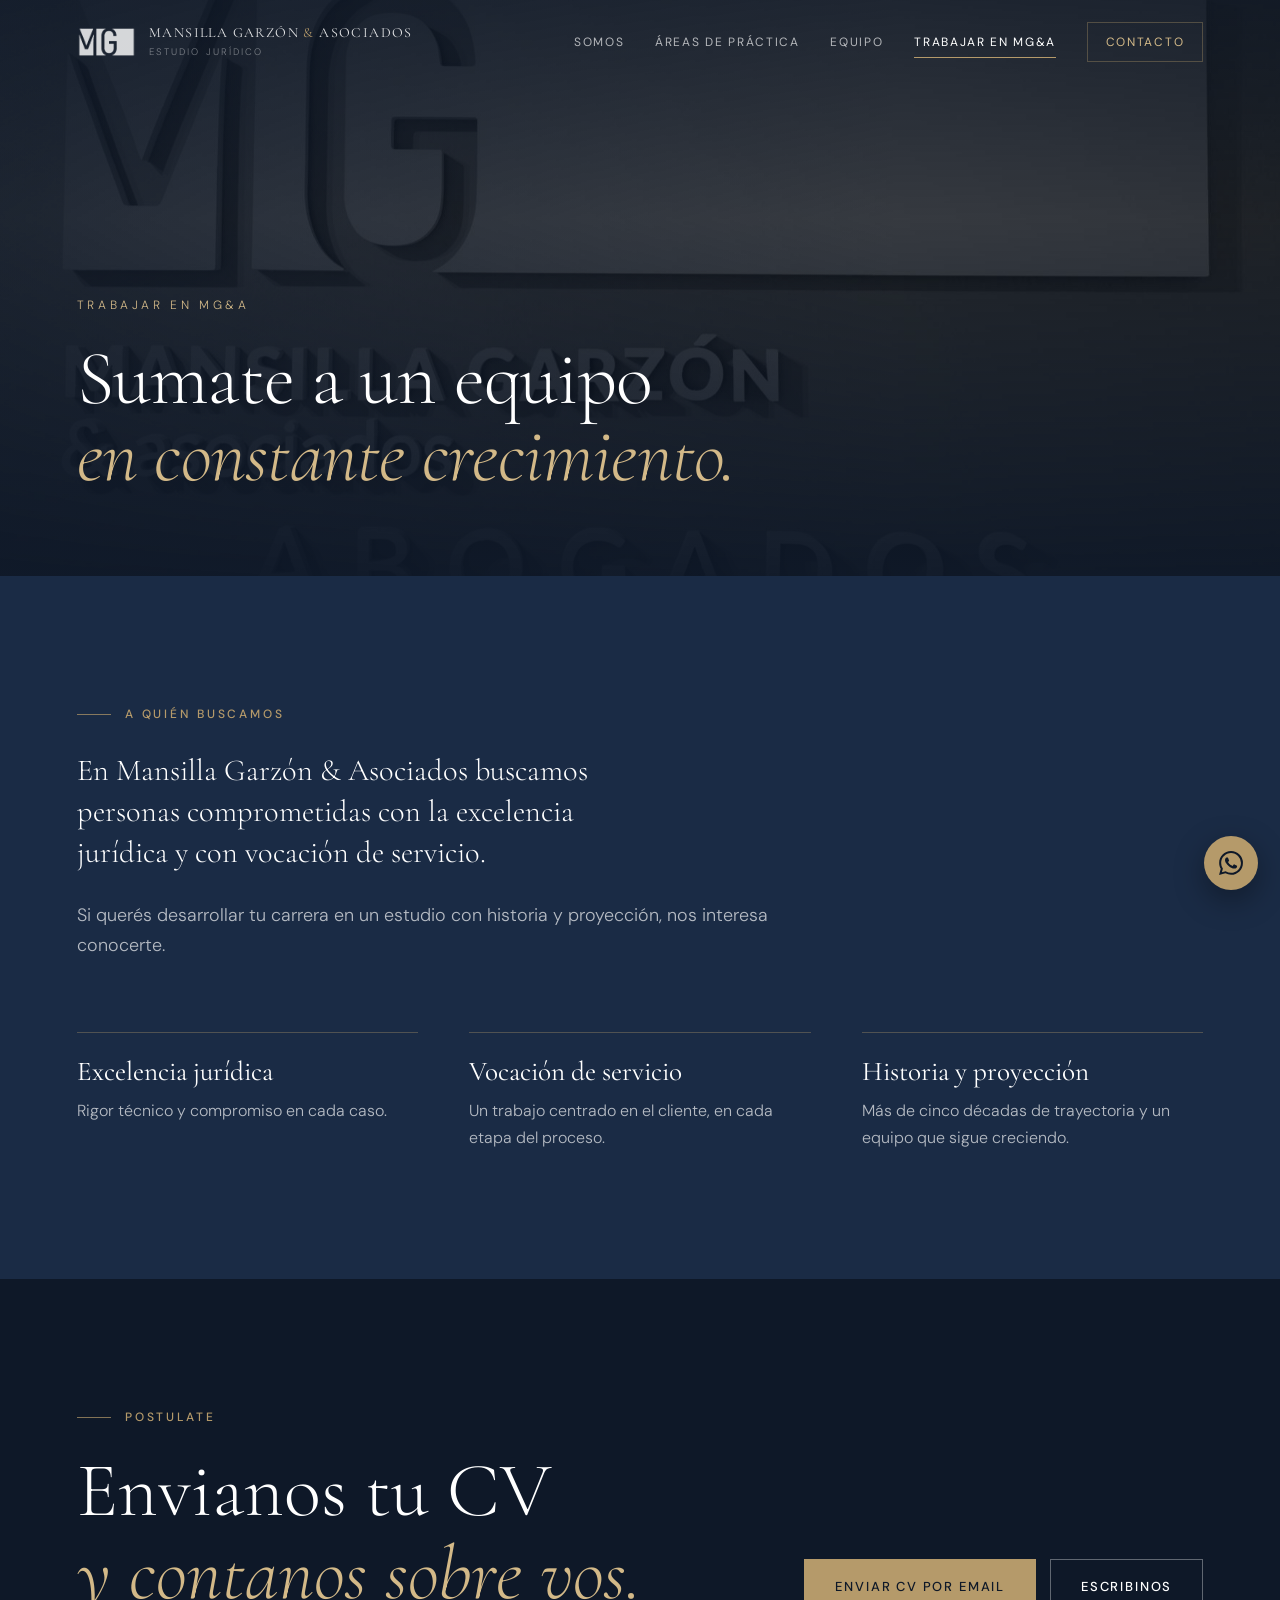
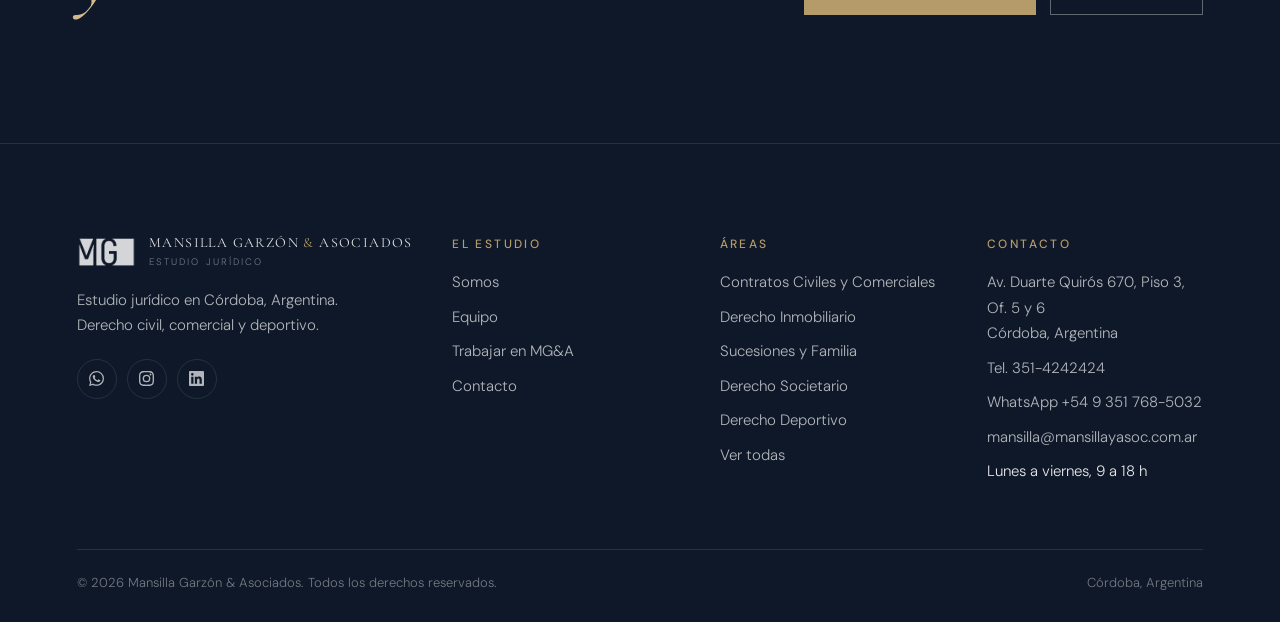
<file: trabajar.html>
<!DOCTYPE html>
<html lang="es-AR">
<head>
<meta charset="UTF-8"/>
<meta name="viewport" content="width=device-width, initial-scale=1.0, viewport-fit=cover"/>
<title>Trabajar en MG&amp;A · Mansilla Garzón &amp; Asociados</title>
<meta name="description" content="Sumate a un estudio con historia y proyección en Córdoba."/>
<meta property="og:type" content="website"/>
<meta property="og:locale" content="es_AR"/>
<meta property="og:title" content="Trabajar en MG&amp;A · Mansilla Garzón &amp; Asociados"/>
<meta property="og:description" content="Sumate a un estudio con historia y proyección en Córdoba."/>
<meta property="og:image" content="assets/img/hero-inicio.jpg"/>
<meta name="theme-color" content="#0e1828"/>
<link rel="icon" type="image/png" href="assets/img/favicon.png"/>
<link rel="apple-touch-icon" href="assets/img/favicon.png"/>
<link rel="preconnect" href="https://fonts.googleapis.com"/>
<link rel="preconnect" href="https://fonts.gstatic.com" crossorigin/>
<link href="https://fonts.googleapis.com/css2?family=Cormorant+Garamond:ital,wght@0,300;0,400;0,500;1,300;1,400&family=DM+Sans:wght@300;400;500&display=swap" rel="stylesheet"/>
<link rel="stylesheet" href="assets/css/site.css?v=4"/>
<script>document.documentElement.classList.add('js');try{if(sessionStorage.getItem('mg-seen'))document.documentElement.classList.add('seen')}catch(e){}</script>
</head>
<body>
<div class="curtain" aria-hidden="true"><img src="assets/img/logo-mg-blanco.png" alt=""/><i></i></div>
<div class="veil" aria-hidden="true"></div>
<div class="progress" aria-hidden="true"></div>

<header class="nav">
  <a href="index.html" class="brand" aria-label="Mansilla Garzón &amp; Asociados, inicio">
    <img src="assets/img/logo-mg-blanco.png" alt="" width="60" height="30"/>
    <div>
      <div class="brand-name">MANSILLA GARZÓN <b>&amp;</b> ASOCIADOS</div>
      <div class="brand-sub">Estudio Jurídico</div>
    </div>
  </a>
  <nav class="nav-links" aria-label="Principal"><a href="somos.html">Somos</a><a href="areas.html">Áreas de práctica</a><a href="equipo.html">Equipo</a><a href="trabajar.html" aria-current="page">Trabajar en MG&amp;A</a><a href="contacto.html" class="cta">Contacto</a></nav>
  <button class="burger" aria-label="Abrir menú" aria-expanded="false" aria-controls="menu"><span></span><span></span><span></span></button>
</header>
<nav class="menu" id="menu" aria-label="Menú móvil">
  <a href="index.html">Inicio</a><a href="somos.html">Somos</a><a href="areas.html">Áreas de práctica</a><a href="equipo.html">Equipo</a><a href="trabajar.html" aria-current="page">Trabajar en MG&amp;A</a><a href="contacto.html">Contacto</a>
  <div class="menu-foot">Av. Duarte Quirós 670, Piso 3, Of. 5 y 6, Córdoba<br/><a href="tel:+543514242424">Tel. 351-4242424</a><br/><a href="https://wa.me/5493517685032" target="_blank" rel="noopener">WhatsApp +54 9 351 768-5032</a></div>
</nav>

<main>
<section class="hero hero--page">
  <div class="hero-media"><img src="assets/img/hero-trabajar.jpg" alt="Cartel de Mansilla Garzón &amp; Asociados, Abogados" style="object-position:center" fetchpriority="high"/></div>
  <div class="wrap hero-inner">
    <div>
      <p class="hero-kicker">Trabajar en MG&amp;A</p>
      <h1 class="hero-title"><span class="line"><span>Sumate a un equipo</span></span><span class="line"><span><em>en constante crecimiento.</em></span></span></h1>
      
      
    </div>
    
  </div>
  
</section>

<section class="section">
  <div class="wrap">
    <div class="stack">
      <p class="label" data-reveal>A quién buscamos</p>
      <p class="lead" data-reveal style="font-size:clamp(1.3rem,2.4vw,1.9rem);font-family:var(--serif);color:#fff;max-width:36ch;line-height:1.35">En Mansilla Garzón &amp; Asociados buscamos personas comprometidas con la excelencia jurídica y con vocación de servicio.</p>
      <p class="lead" data-reveal>Si querés desarrollar tu carrera en un estudio con historia y proyección, nos interesa conocerte.</p>
    </div>
    <div class="trio" data-stagger>
      <div data-reveal><h3>Excelencia jurídica</h3><p>Rigor técnico y compromiso en cada caso.</p></div>
      <div data-reveal><h3>Vocación de servicio</h3><p>Un trabajo centrado en el cliente, en cada etapa del proceso.</p></div>
      <div data-reveal><h3>Historia y proyección</h3><p>Más de cinco décadas de trayectoria y un equipo que sigue creciendo.</p></div>
    </div>
  </div>
</section>

<section class="section cta-band">
  <div class="wrap">
    <div>
      <p class="label" data-reveal>Postulate</p>
      <h2 data-reveal>Envianos tu CV<br/><em>y contanos sobre vos.</em></h2>
    </div>
    <div class="cta-actions" data-reveal>
      <a href="mailto:mansilla@mansillayasoc.com.ar?subject=Quiero%20trabajar%20en%20MG%26A" class="btn">Enviar CV por email</a>
      <a href="contacto.html" class="btn btn--ghost">Escribinos</a>
    </div>
  </div>
</section>
</main>

<footer class="footer">
  <div class="wrap">
    <div class="footer-grid">
      <div>
        <a href="index.html" class="brand" aria-label="Mansilla Garzón &amp; Asociados, inicio">
    <img src="assets/img/logo-mg-blanco.png" alt="" width="60" height="30"/>
    <div>
      <div class="brand-name">MANSILLA GARZÓN <b>&amp;</b> ASOCIADOS</div>
      <div class="brand-sub">Estudio Jurídico</div>
    </div>
  </a>
        <p>Estudio jurídico en Córdoba, Argentina.<br/>Derecho civil, comercial y deportivo.</p>
        <div class="social">
          <a href="https://wa.me/5493517685032" target="_blank" rel="noopener" aria-label="WhatsApp"><svg viewBox="0 0 24 24" aria-hidden="true"><path d="M17.472 14.382c-.297-.149-1.758-.867-2.03-.967-.273-.099-.471-.148-.67.15-.197.297-.767.966-.94 1.164-.173.199-.347.223-.644.075-.297-.15-1.255-.463-2.39-1.475-.883-.788-1.48-1.761-1.653-2.059-.173-.297-.018-.458.13-.606.134-.133.298-.347.446-.52.149-.174.198-.298.298-.497.099-.198.05-.371-.025-.52-.075-.149-.669-1.612-.916-2.207-.242-.579-.487-.5-.669-.51-.173-.008-.371-.01-.57-.01-.198 0-.52.074-.792.372-.272.297-1.04 1.016-1.04 2.479 0 1.462 1.065 2.875 1.213 3.074.149.198 2.096 3.2 5.077 4.487.709.306 1.262.489 1.694.625.712.227 1.36.195 1.871.118.571-.085 1.758-.719 2.006-1.413.248-.694.248-1.289.173-1.413-.074-.124-.272-.198-.57-.347m-5.421 7.403h-.004a9.87 9.87 0 01-5.031-1.378l-.361-.214-3.741.982.998-3.648-.235-.374a9.86 9.86 0 01-1.51-5.26c.001-5.45 4.436-9.884 9.888-9.884 2.64 0 5.122 1.03 6.988 2.898a9.825 9.825 0 012.893 6.994c-.003 5.45-4.437 9.884-9.885 9.884m8.413-18.297A11.815 11.815 0 0012.05 0C5.495 0 .16 5.335.157 11.892c0 2.096.547 4.142 1.588 5.945L.057 24l6.305-1.654a11.882 11.882 0 005.683 1.448h.005c6.554 0 11.89-5.335 11.893-11.893a11.821 11.821 0 00-3.48-8.413z"/></svg></a>
          <a href="https://www.instagram.com/estudiomansillayasociados/" target="_blank" rel="noopener" aria-label="Instagram"><svg viewBox="0 0 24 24" aria-hidden="true"><path d="M12 2.163c3.204 0 3.584.012 4.85.07 3.252.148 4.771 1.691 4.919 4.919.058 1.265.069 1.645.069 4.849 0 3.205-.012 3.584-.069 4.849-.149 3.225-1.664 4.771-4.919 4.919-1.266.058-1.644.07-4.85.07-3.204 0-3.584-.012-4.849-.07-3.26-.149-4.771-1.699-4.919-4.92-.058-1.265-.07-1.644-.07-4.849 0-3.204.013-3.583.07-4.849.149-3.227 1.664-4.771 4.919-4.919 1.266-.057 1.645-.069 4.849-.069zM12 0C8.741 0 8.333.014 7.053.072 2.695.272.273 2.69.073 7.052.014 8.333 0 8.741 0 12c0 3.259.014 3.668.072 4.948.2 4.358 2.618 6.78 6.98 6.98C8.333 23.986 8.741 24 12 24c3.259 0 3.668-.014 4.948-.072 4.354-.2 6.782-2.618 6.979-6.98.059-1.28.073-1.689.073-4.948 0-3.259-.014-3.667-.072-4.947-.196-4.354-2.617-6.78-6.979-6.98C15.668.014 15.259 0 12 0zm0 5.838a6.162 6.162 0 100 12.324 6.162 6.162 0 000-12.324zM12 16a4 4 0 110-8 4 4 0 010 8zm6.406-11.845a1.44 1.44 0 100 2.881 1.44 1.44 0 000-2.881z"/></svg></a>
          <a href="https://www.linkedin.com/company/estudiomgya" target="_blank" rel="noopener" aria-label="LinkedIn"><svg viewBox="0 0 24 24" aria-hidden="true"><path d="M20.447 20.452h-3.554v-5.569c0-1.328-.027-3.037-1.852-3.037-1.853 0-2.136 1.445-2.136 2.939v5.667H9.351V9h3.414v1.561h.046c.477-.9 1.637-1.85 3.37-1.85 3.601 0 4.267 2.37 4.267 5.455v6.286zM5.337 7.433a2.062 2.062 0 01-2.063-2.065 2.064 2.064 0 112.063 2.065zm1.782 13.019H3.555V9h3.564v11.452zM22.225 0H1.771C.792 0 0 .774 0 1.729v20.542C0 23.227.792 24 1.771 24h20.451C23.2 24 24 23.227 24 22.271V1.729C24 .774 23.2 0 22.222 0h.003z"/></svg></a>
        </div>
      </div>
      <div>
        <h4>El estudio</h4>
        <ul>
          <li><a href="somos.html">Somos</a></li>
          <li><a href="equipo.html">Equipo</a></li>
          <li><a href="trabajar.html">Trabajar en MG&amp;A</a></li>
          <li><a href="contacto.html">Contacto</a></li>
        </ul>
      </div>
      <div>
        <h4>Áreas</h4>
        <ul>
          <li><a href="areas.html#contratos">Contratos Civiles y Comerciales</a></li><li><a href="areas.html#inmobiliario">Derecho Inmobiliario</a></li><li><a href="areas.html#sucesiones">Sucesiones y Familia</a></li><li><a href="areas.html#societario">Derecho Societario</a></li><li><a href="areas.html#deportivo">Derecho Deportivo</a></li>
          <li><a href="areas.html">Ver todas</a></li>
        </ul>
      </div>
      <div>
        <h4>Contacto</h4>
        <ul>
          <li><a href="https://www.google.com/maps/search/?api=1&query=Av.+Duarte+Quir%C3%B3s+670%2C+C%C3%B3rdoba%2C+Argentina" target="_blank" rel="noopener">Av. Duarte Quirós 670, Piso 3, Of. 5 y 6<br/>Córdoba, Argentina</a></li>
          <li><a href="tel:+543514242424">Tel. 351-4242424</a></li>
          <li><a href="https://wa.me/5493517685032" target="_blank" rel="noopener">WhatsApp +54 9 351 768-5032</a></li>
          <li><a href="mailto:mansilla@mansillayasoc.com.ar">mansilla@mansillayasoc.com.ar</a></li>
          <li>Lunes a viernes, 9 a 18 h</li>
        </ul>
      </div>
    </div>
    <div class="footer-base">
      <span>© <span data-year>2026</span> Mansilla Garzón &amp; Asociados. Todos los derechos reservados.</span>
      <span>Córdoba, Argentina</span>
    </div>
  </div>
</footer>

<a class="wa" href="https://wa.me/5493517685032" target="_blank" rel="noopener" aria-label="Escribinos por WhatsApp"><svg viewBox="0 0 24 24" aria-hidden="true"><path d="M17.472 14.382c-.297-.149-1.758-.867-2.03-.967-.273-.099-.471-.148-.67.15-.197.297-.767.966-.94 1.164-.173.199-.347.223-.644.075-.297-.15-1.255-.463-2.39-1.475-.883-.788-1.48-1.761-1.653-2.059-.173-.297-.018-.458.13-.606.134-.133.298-.347.446-.52.149-.174.198-.298.298-.497.099-.198.05-.371-.025-.52-.075-.149-.669-1.612-.916-2.207-.242-.579-.487-.5-.669-.51-.173-.008-.371-.01-.57-.01-.198 0-.52.074-.792.372-.272.297-1.04 1.016-1.04 2.479 0 1.462 1.065 2.875 1.213 3.074.149.198 2.096 3.2 5.077 4.487.709.306 1.262.489 1.694.625.712.227 1.36.195 1.871.118.571-.085 1.758-.719 2.006-1.413.248-.694.248-1.289.173-1.413-.074-.124-.272-.198-.57-.347m-5.421 7.403h-.004a9.87 9.87 0 01-5.031-1.378l-.361-.214-3.741.982.998-3.648-.235-.374a9.86 9.86 0 01-1.51-5.26c.001-5.45 4.436-9.884 9.888-9.884 2.64 0 5.122 1.03 6.988 2.898a9.825 9.825 0 012.893 6.994c-.003 5.45-4.437 9.884-9.885 9.884m8.413-18.297A11.815 11.815 0 0012.05 0C5.495 0 .16 5.335.157 11.892c0 2.096.547 4.142 1.588 5.945L.057 24l6.305-1.654a11.882 11.882 0 005.683 1.448h.005c6.554 0 11.89-5.335 11.893-11.893a11.821 11.821 0 00-3.48-8.413z"/></svg></a>
<script src="assets/js/site.js?v=3" defer></script>
<!-- Webchat Chattigo -->
<script src="https://cdn-widgets.chattigo.com/webchat-widget-new.js" id="widget-chattigo" title="estudiojuridicomansillagarz9311-17223-webchat@wc"></script>
</body>
</html>
</file>
<file: assets/css/site.css>
/* Mansilla Garzón & Asociados — hoja de estilos compartida
   Concepto: editorial, alineado a la izquierda, sobre azul profundo; el dorado solo marca líneas y acentos. */
:root{
  color-scheme:dark;
  --navy:#1a2b45;
  --navy-deep:#132035;
  --navy-ink:#0e1828;
  --navy-lift:#22365a;
  --gold:#b59a6a;
  --gold-soft:#d3b988;
  --paper:#f3efe6;
  --text:rgba(255,255,255,.90);
  --text-dim:rgba(255,255,255,.68);
  --text-faint:rgba(255,255,255,.42);
  --line:rgba(255,255,255,.10);
  --line-gold:rgba(181,154,106,.35);
  --serif:'Cormorant Garamond','Iowan Old Style','Palatino Linotype',Georgia,serif;
  --sans:'DM Sans','Helvetica Neue',Arial,sans-serif;
  --gutter:clamp(20px,6vw,96px);
  --maxw:1240px;
  --ease:cubic-bezier(.2,.7,.2,1);
  --ease-out:cubic-bezier(.16,1,.3,1);
  --d:1.45s; /* espera inicial: duración del telón de carga */
}
html.seen{--d:.15s}

*,*::before,*::after{margin:0;padding:0;box-sizing:border-box}
html{scroll-behavior:smooth;-webkit-text-size-adjust:100%}
body{font-family:var(--sans);font-weight:300;font-size:17px;line-height:1.7;background:var(--navy);color:var(--text);overflow-x:hidden;-webkit-font-smoothing:antialiased}
img{max-width:100%;display:block}
a{color:inherit}
h1,h2,h3{font-family:var(--serif);font-weight:300;line-height:1.08;text-wrap:balance;color:#fff}
em{font-style:italic;color:var(--gold-soft)}
strong{font-weight:500;color:#fff}
:focus-visible{outline:2px solid var(--gold-soft);outline-offset:4px;border-radius:2px}
::selection{background:var(--gold);color:var(--navy-ink)}

.wrap{width:100%;max-width:calc(var(--maxw) + var(--gutter)*2);margin-inline:auto;padding-inline:var(--gutter)}
.section{padding-block:clamp(72px,10vw,140px)}
.section--deep{background:var(--navy-deep)}
.section--ink{background:var(--navy-ink)}
.label{font-size:12px;letter-spacing:.24em;text-transform:uppercase;color:var(--gold);font-weight:500;display:flex;align-items:center;gap:14px;margin-bottom:22px}
.label::before{content:'';width:34px;height:1px;background:var(--gold);opacity:.7}
.h2{font-size:clamp(2.1rem,4.4vw,3.6rem)}
.lead{font-size:clamp(1.05rem,1.4vw,1.2rem);color:var(--text-dim);max-width:62ch}
.prose p{color:var(--text-dim);max-width:64ch}
.prose p+p{margin-top:1.1em}

/* ── Telón de carga y transición entre páginas ── */
.curtain{position:fixed;inset:0;z-index:300;background:var(--navy-ink);display:flex;flex-direction:column;align-items:center;justify-content:center;gap:26px;animation:curtainUp .9s var(--ease) 1.05s forwards}
.curtain img{width:92px;opacity:0;animation:fadeUp .7s var(--ease-out) .1s forwards}
.curtain i{display:block;width:140px;height:1px;background:rgba(255,255,255,.12);position:relative;overflow:hidden}
.curtain i::after{content:'';position:absolute;inset:0;background:var(--gold);transform:scaleX(0);transform-origin:left;animation:grow .85s var(--ease) .2s forwards}
html.seen .curtain{display:none}
.veil{position:fixed;inset:0;z-index:290;background:var(--navy-ink);opacity:0;pointer-events:none;transition:opacity .32s ease}
.veil.on{opacity:1;pointer-events:auto}
html.seen body{animation:pageIn .55s ease both}
.progress{position:fixed;top:0;left:0;height:2px;width:100%;background:var(--gold);transform:scaleX(0);transform-origin:left;z-index:210}

@keyframes curtainUp{to{transform:translateY(-100%);visibility:hidden}}
@keyframes pageIn{from{opacity:0}to{opacity:1}}
@keyframes fadeUp{from{opacity:0;transform:translateY(18px)}to{opacity:1;transform:none}}
@keyframes grow{to{transform:scaleX(1)}}
@keyframes lineUp{from{transform:translateY(110%)}to{transform:none}}
@keyframes kenburns{from{transform:scale(1.16)}to{transform:scale(1.02)}}
@keyframes drip{0%{transform:scaleY(0);transform-origin:top}50%{transform:scaleY(1);transform-origin:top}51%{transform:scaleY(1);transform-origin:bottom}100%{transform:scaleY(0);transform-origin:bottom}}
@keyframes marquee{to{transform:translateX(-50%)}}

/* ── Navegación ── */
.nav{position:fixed;top:0;left:0;right:0;z-index:200;display:flex;align-items:center;justify-content:space-between;gap:24px;padding:calc(22px + env(safe-area-inset-top,0px)) var(--gutter) 22px;transition:background .4s,padding .4s,box-shadow .4s,transform .45s var(--ease)}
.nav.scrolled{background:rgba(14,24,40,.92);backdrop-filter:blur(12px);-webkit-backdrop-filter:blur(12px);padding-top:calc(13px + env(safe-area-inset-top,0px));padding-bottom:13px;box-shadow:0 1px 0 var(--line)}
.nav.hide{transform:translateY(-110%)}
.brand{display:flex;align-items:center;gap:13px;text-decoration:none}
.brand img{height:30px;width:auto;opacity:.82}
.brand-name{font-family:var(--serif);font-weight:400;font-size:14px;letter-spacing:.1em;color:rgba(255,255,255,.88);line-height:1.25;white-space:nowrap}
.brand-name b{font-weight:400;color:var(--gold)}
.brand-sub{font-size:9.5px;letter-spacing:.22em;text-transform:uppercase;color:var(--text-faint);margin-top:2px}
.nav-links{display:flex;align-items:center;gap:clamp(18px,2.4vw,34px)}
.nav-links a{position:relative;font-size:12px;letter-spacing:.14em;text-transform:uppercase;font-weight:400;color:rgba(255,255,255,.66);text-decoration:none;padding:6px 0;white-space:nowrap;transition:color .25s}
.nav-links a::after{content:'';position:absolute;left:0;right:0;bottom:0;height:1px;background:var(--gold);transform:scaleX(0);transform-origin:right;transition:transform .4s var(--ease)}
.nav-links a:hover,.nav-links a[aria-current]{color:#fff}
.nav-links a:hover::after,.nav-links a[aria-current]::after{transform:scaleX(1);transform-origin:left}
.nav-links a.cta{color:var(--gold-soft);border:1px solid var(--line-gold);padding:9px 18px;transition:background .3s,color .3s,border-color .3s}
.nav-links a.cta::after{display:none}
.nav-links a.cta:hover{background:var(--gold);border-color:var(--gold);color:var(--navy-ink)}
.burger{display:none;width:44px;height:44px;background:none;border:0;cursor:pointer;position:relative;z-index:2}
.burger span{position:absolute;left:10px;right:10px;height:1px;background:#fff;transition:transform .35s var(--ease),opacity .2s,top .35s var(--ease)}
.burger span:nth-child(1){top:16px}.burger span:nth-child(2){top:22px}.burger span:nth-child(3){top:28px}
.burger[aria-expanded="true"] span:nth-child(1){top:22px;transform:rotate(45deg)}
.burger[aria-expanded="true"] span:nth-child(2){opacity:0}
.burger[aria-expanded="true"] span:nth-child(3){top:22px;transform:rotate(-45deg)}
.menu{position:fixed;inset:0;z-index:190;background:var(--navy-ink);display:flex;flex-direction:column;justify-content:center;padding:96px var(--gutter) 40px;clip-path:inset(0 0 100% 0);visibility:hidden;transition:clip-path .6s var(--ease),visibility 0s .6s}
.menu.open{clip-path:inset(0);visibility:visible;transition:clip-path .6s var(--ease)}
.menu a{font-family:var(--serif);font-size:clamp(2rem,9vw,3rem);line-height:1.35;color:#fff;text-decoration:none;opacity:0;transform:translateY(20px);transition:opacity .5s,transform .5s var(--ease-out)}
.menu.open a{opacity:1;transform:none}
.menu.open a:nth-child(1){transition-delay:.15s}.menu.open a:nth-child(2){transition-delay:.21s}.menu.open a:nth-child(3){transition-delay:.27s}.menu.open a:nth-child(4){transition-delay:.33s}.menu.open a:nth-child(5){transition-delay:.39s}.menu.open a:nth-child(6){transition-delay:.45s}
.menu a[aria-current]{color:var(--gold-soft);font-style:italic}
.menu-foot{margin-top:36px;padding-top:22px;border-top:1px solid var(--line);font-size:14px;color:var(--text-dim)}
.menu .menu-foot a{font:inherit;color:var(--gold-soft);opacity:1;transform:none;transition:none}

/* ── Hero ── */
.hero{position:relative;min-height:100vh;min-height:100svh;display:flex;align-items:flex-end;overflow:hidden;background:var(--navy-ink)}
.hero--page{min-height:max(64vh,460px);min-height:max(64svh,460px)}
.hero-media{position:absolute;inset:-8% 0 0 0;will-change:transform}
.hero-media img{width:100%;height:100%;object-fit:cover;animation:kenburns 9s var(--ease-out) both;animation-delay:calc(var(--d) - .5s)}
.hero::after{content:'';position:absolute;inset:0;background:linear-gradient(180deg,rgba(14,24,40,.72) 0%,rgba(14,24,40,.38) 38%,rgba(14,24,40,.93) 100%),linear-gradient(90deg,rgba(14,24,40,.62),rgba(14,24,40,0) 70%)}
.hero-inner{position:relative;z-index:2;width:100%;padding-block:150px clamp(56px,9vh,110px);display:grid;grid-template-columns:minmax(0,1fr) auto;gap:40px;align-items:end}
.hero-kicker{font-size:12px;letter-spacing:.3em;text-transform:uppercase;color:var(--gold-soft);margin-bottom:26px;opacity:0;animation:fadeUp .9s var(--ease-out) forwards;animation-delay:calc(var(--d) + .05s)}
.hero-title{font-size:clamp(2.9rem,7.6vw,7rem);line-height:1.0;letter-spacing:-.01em}
.hero--page .hero-title{font-size:clamp(2.6rem,6vw,5.2rem)}
.line{display:block;overflow:hidden;padding-bottom:.12em;margin-bottom:-.12em}
.line>span{display:block;transform:translateY(110%);animation:lineUp 1.1s var(--ease-out) forwards;animation-delay:calc(var(--d) + .15s)}
.line:nth-child(2)>span{animation-delay:calc(var(--d) + .28s)}
.line:nth-child(3)>span{animation-delay:calc(var(--d) + .41s)}
.hero-sub{margin-top:28px;max-width:52ch;color:var(--text-dim);font-size:clamp(1rem,1.3vw,1.15rem);opacity:0;animation:fadeUp .9s var(--ease-out) forwards;animation-delay:calc(var(--d) + .6s)}
.hero-actions{margin-top:36px;display:flex;flex-wrap:wrap;gap:14px;opacity:0;animation:fadeUp .9s var(--ease-out) forwards;animation-delay:calc(var(--d) + .75s)}
.hero-mark{text-align:right;padding-left:34px;border-left:1px solid var(--line-gold);opacity:0;animation:fadeUp 1s var(--ease-out) forwards;animation-delay:calc(var(--d) + .9s)}
.hero-mark b{display:block;font-family:var(--serif);font-weight:300;font-size:clamp(4rem,9vw,8rem);line-height:.85;color:#fff;font-variant-numeric:lining-nums tabular-nums}
.hero-mark span{display:block;margin-top:12px;font-size:12px;letter-spacing:.24em;text-transform:uppercase;color:var(--gold-soft)}
.scroll-cue{position:absolute;z-index:2;left:50%;bottom:22px;width:1px;height:46px;background:linear-gradient(var(--gold),transparent);animation:drip 2.2s ease-in-out infinite}

/* ── Botones y enlaces ── */
.btn{position:relative;display:inline-flex;align-items:center;justify-content:center;gap:12px;padding:16px 30px;font-family:var(--sans);font-size:13px;letter-spacing:.14em;text-transform:uppercase;font-weight:500;text-decoration:none;border:1px solid var(--gold);color:var(--navy-ink);background:var(--gold);cursor:pointer;overflow:hidden;isolation:isolate;transition:color .4s}
.btn::before{content:'';position:absolute;inset:0;background:#fff;transform:translateY(101%);transition:transform .5s var(--ease);z-index:-1}
.btn:hover::before{transform:none}
.btn--ghost{background:transparent;color:#fff;border-color:rgba(255,255,255,.34)}
.btn--ghost:hover{color:var(--navy-ink)}
.link{display:inline-flex;align-items:center;gap:12px;font-size:13px;letter-spacing:.14em;text-transform:uppercase;font-weight:500;color:var(--gold-soft);text-decoration:none;padding-bottom:6px;background:linear-gradient(var(--gold),var(--gold)) left bottom/100% 1px no-repeat;transition:gap .35s var(--ease),color .3s}
.link:hover{gap:20px;color:#fff}
.link svg{width:18px;height:18px}

/* ── Reveal al hacer scroll ── */
.js [data-reveal]{opacity:0;transform:translateY(34px);transition:opacity 1s var(--ease-out),transform 1.1s var(--ease-out);transition-delay:var(--rd,0s)}
.js [data-reveal].in{opacity:1;transform:none}
.js [data-reveal="img"]{opacity:1;transform:none}
.js [data-reveal="img"] img{clip-path:inset(0 0 100% 0);transform:scale(1.18);transition:clip-path 1.3s var(--ease),transform 1.7s var(--ease-out)}
.js [data-reveal="img"].in img{clip-path:inset(0);transform:none}
.js [data-reveal="rule"]{opacity:1;transform:scaleX(0);transform-origin:left;transition:transform 1.3s var(--ease)}
.js [data-reveal="rule"].in{transform:scaleX(1)}

/* ── Inicio: presentación ── */
.split{display:grid;grid-template-columns:minmax(0,5fr) minmax(0,6fr);gap:clamp(36px,7vw,110px);align-items:center}
.split--flip{grid-template-columns:minmax(0,6fr) minmax(0,5fr)}
.frame{position:relative;overflow:hidden;background:var(--navy-ink)}
.frame img{width:100%;height:100%;object-fit:cover}
.frame--tall{aspect-ratio:4/5;max-width:460px}
.frame--wide{aspect-ratio:7/5}
.figure{position:relative;justify-self:start;width:100%;max-width:460px}
.figure::before{content:'';position:absolute;inset:22px -22px -22px 22px;border:1px solid var(--line-gold);pointer-events:none}
.stack>*+*{margin-top:26px}

.facts{display:grid;grid-template-columns:repeat(3,minmax(0,1fr));border-top:1px solid var(--line);margin-top:clamp(56px,8vw,100px)}
.fact{padding:34px 28px 0 0}
.fact+.fact{padding-left:28px;border-left:1px solid var(--line)}
.fact b{display:block;font-family:var(--serif);font-weight:300;font-size:clamp(2.6rem,5vw,4.2rem);line-height:1;color:#fff;font-variant-numeric:lining-nums tabular-nums}
.fact span{display:block;margin-top:12px;color:var(--text-dim);font-size:15px;max-width:24ch}

/* ── Áreas: lista editorial (inicio) ── */
.head-row{display:flex;justify-content:space-between;align-items:flex-end;gap:32px;flex-wrap:wrap;margin-bottom:clamp(36px,5vw,64px)}
.rows{border-top:1px solid var(--line)}
.row{position:relative;display:grid;grid-template-columns:minmax(0,5fr) minmax(0,6fr) 40px;gap:24px;align-items:center;padding:28px 0;border-bottom:1px solid var(--line);text-decoration:none;transition:padding .5s var(--ease)}
.row::before{content:'';position:absolute;left:0;bottom:-1px;height:1px;width:100%;background:var(--gold);transform:scaleX(0);transform-origin:left;transition:transform .7s var(--ease)}
.row h3{font-size:clamp(1.5rem,2.6vw,2.2rem);transition:color .3s,transform .5s var(--ease)}
.row p{color:var(--text-dim);font-size:15.5px;line-height:1.6;transition:color .3s}
.row svg{width:26px;height:26px;color:var(--gold);justify-self:end;transition:transform .5s var(--ease)}
.row:hover{padding-left:18px}
.row:hover::before{transform:scaleX(1)}
.row:hover h3{color:var(--gold-soft)}
.row:hover p{color:var(--text)}
.row:hover svg{transform:translateX(8px)}

/* ── Áreas: grilla (página) ── */
.area-grid{display:grid;grid-template-columns:repeat(2,minmax(0,1fr));gap:1px;background:var(--line);border:1px solid var(--line)}
.area{position:relative;background:var(--navy-deep);padding:clamp(28px,4vw,52px);display:flex;flex-direction:column;gap:16px;overflow:hidden;scroll-margin-top:110px;transition:background .5s}
.area::after{content:'';position:absolute;left:0;top:0;width:100%;height:2px;background:var(--gold);transform:scaleX(0);transform-origin:left;transition:transform .7s var(--ease)}
.area:hover,.area:target{background:var(--navy-lift)}
.area:hover::after,.area:target::after{transform:scaleX(1)}
.area-icon{width:46px;height:46px;color:var(--gold);transition:transform .6s var(--ease)}
.area:hover .area-icon{transform:translateY(-4px)}
.area-icon svg{width:100%;height:100%}
.area h3{font-size:clamp(1.5rem,2.2vw,1.9rem);font-weight:400}
.area p{color:var(--text-dim);font-size:16px;max-width:46ch;flex:1}
.area .link{align-self:flex-start;font-size:12px;margin-top:6px}

/* ── Banda de cita ── */
.quote{font-family:var(--serif);font-style:italic;font-weight:300;font-size:clamp(1.7rem,3.4vw,2.9rem);line-height:1.25;color:#fff;max-width:26ch}
.quote::before{content:'';display:block;width:54px;height:1px;background:var(--gold);margin-bottom:30px}
.chips{display:flex;flex-wrap:wrap;gap:10px;margin-top:8px;list-style:none}
.chips li{border:1px solid var(--line);padding:9px 16px;font-size:14px;color:var(--text-dim);transition:border-color .3s,color .3s}
.chips li:hover{border-color:var(--gold);color:#fff}

/* ── Clientes: marquesina ── */
.clients{padding-block:clamp(48px,6vw,80px);border-block:1px solid var(--line);background:var(--navy-deep);overflow:hidden}
.clients .label{margin-bottom:34px}
.marquee{display:flex;width:max-content;animation:marquee 38s linear infinite}
.marquee:hover{animation-play-state:paused}
.marquee ul{display:flex;list-style:none;flex-shrink:0}
.marquee li{font-family:var(--serif);font-size:clamp(1.5rem,2.8vw,2.3rem);color:rgba(255,255,255,.55);white-space:nowrap;padding-inline:clamp(22px,3vw,44px);display:flex;align-items:center;gap:18px;transition:color .3s}
.marquee li::after{content:'';margin-left:clamp(26px,4vw,70px);width:7px;height:7px;border:1px solid var(--gold);transform:rotate(45deg);flex-shrink:0}
.marquee li img{width:auto;max-width:none;opacity:.6;transition:opacity .3s}
.marquee li:hover{color:#fff}
.marquee li:hover img{opacity:1}

/* ── Llamado final ── */
.cta-band{position:relative;text-align:left;background:var(--navy-ink);overflow:hidden}
.cta-band .wrap{display:grid;grid-template-columns:minmax(0,1fr) auto;gap:40px;align-items:end}
.cta-band h2{font-size:clamp(2.4rem,6vw,5rem)}
.cta-actions{display:flex;flex-wrap:wrap;gap:14px}

/* ── Somos ── */
.values{display:grid;grid-template-columns:repeat(3,minmax(0,1fr));border-block:1px solid var(--line)}
.values div{padding:clamp(30px,5vw,64px) 0;font-family:var(--serif);font-size:clamp(1.9rem,4.2vw,3.6rem);color:#fff;text-align:center}
.values div+div{border-left:1px solid var(--line)}
.values div:nth-child(2){font-style:italic;color:var(--gold-soft)}

/* ── Equipo ── */
.team-group+.team-group{margin-top:clamp(64px,8vw,110px)}
.team{display:grid;grid-template-columns:repeat(3,minmax(0,1fr));gap:clamp(22px,3.4vw,48px)}
.team--small{grid-template-columns:repeat(auto-fill,minmax(190px,240px))}
.person{display:flex;flex-direction:column}
.person .frame{aspect-ratio:4/5;margin-bottom:20px}
.person .frame img{filter:grayscale(1) contrast(1.04);transition:filter .7s,transform 1.2s var(--ease-out)}
.person:hover .frame img{filter:none;transform:scale(1.05)}
.person .frame::after{content:'';position:absolute;inset:auto 0 0 0;height:3px;background:var(--gold);transform:scaleX(0);transform-origin:left;transition:transform .6s var(--ease)}
.person:hover .frame::after{transform:scaleX(1)}
.person h3{font-size:clamp(1.35rem,2vw,1.75rem);font-weight:400}
.team--small .person h3{font-size:clamp(1.15rem,1.6vw,1.35rem)}
.person .role{font-size:12px;letter-spacing:.2em;text-transform:uppercase;color:var(--gold);font-weight:500;margin-bottom:6px}
.person .sub{color:var(--text-dim);font-size:15px;margin-top:4px}
.person .li{display:inline-flex;align-items:center;gap:8px;margin-top:14px;font-size:13px;color:var(--text-dim);text-decoration:none;transition:color .3s}
.person .li svg{width:14px;height:14px;fill:currentColor}
.person .li:hover{color:var(--gold-soft)}

/* ── Trabajar ── */
.trio{display:grid;grid-template-columns:repeat(3,minmax(0,1fr));gap:clamp(24px,4vw,56px);margin-top:clamp(44px,6vw,72px)}
.trio div{border-top:1px solid var(--line-gold);padding-top:24px}
.trio h3{font-size:1.7rem;font-weight:400;margin-bottom:10px}
.trio p{color:var(--text-dim);font-size:16px}

/* ── Contacto ── */
.contact{display:grid;grid-template-columns:minmax(0,5fr) minmax(0,6fr);gap:clamp(40px,7vw,110px);align-items:start}
.info{list-style:none;border-top:1px solid var(--line);margin-top:34px}
.info li{display:grid;grid-template-columns:130px minmax(0,1fr);gap:16px;padding:18px 0;border-bottom:1px solid var(--line)}
.info dt,.info .k{font-size:12px;letter-spacing:.2em;text-transform:uppercase;color:var(--gold);font-weight:500;padding-top:4px}
.info a{text-decoration:none;background:linear-gradient(var(--gold),var(--gold)) left bottom/0 1px no-repeat;transition:background-size .4s var(--ease),color .3s}
.info a:hover{background-size:100% 1px;color:var(--gold-soft)}
.form{display:grid;grid-template-columns:repeat(2,minmax(0,1fr));gap:26px 22px;margin-top:34px}
.field{position:relative;display:flex;flex-direction:column;gap:8px}
.field--full{grid-column:1/-1}
.field label{font-size:12px;letter-spacing:.18em;text-transform:uppercase;color:var(--text-dim);font-weight:500}
.field input,.field select,.field textarea{font:inherit;font-size:16px;color:#fff;background:transparent;border:0;border-bottom:1px solid rgba(255,255,255,.24);padding:10px 0 12px;border-radius:0;outline:0;transition:border-color .3s;width:100%}
.field select{appearance:none;-webkit-appearance:none;background:url("data:image/svg+xml,%3Csvg xmlns='http://www.w3.org/2000/svg' viewBox='0 0 24 24' fill='none' stroke='%23b59a6a' stroke-width='1.5'%3E%3Cpath d='M6 9l6 6 6-6'/%3E%3C/svg%3E") right center/18px no-repeat}
.field select option{background:var(--navy-ink);color:#fff}
.field textarea{min-height:130px;resize:vertical}
.field ::placeholder{color:rgba(255,255,255,.32)}
.field::after{content:'';position:absolute;left:0;bottom:0;height:1px;width:100%;background:var(--gold);transform:scaleX(0);transform-origin:left;transition:transform .5s var(--ease)}
.field:focus-within::after{transform:scaleX(1)}
.form-actions{grid-column:1/-1;display:flex;flex-wrap:wrap;gap:14px;align-items:center}
.form-note{grid-column:1/-1;font-size:14px;color:var(--text-dim);min-height:1.6em}
.map{position:relative;line-height:0;border-top:1px solid var(--line);background:var(--navy-ink)}
.map iframe{width:100%;height:360px;border:0;display:block;filter:invert(88%) hue-rotate(180deg) saturate(.25) brightness(.82)}
.map a{position:absolute;right:var(--gutter);bottom:22px;line-height:1.2}

/* ── Pie ── */
.footer{background:var(--navy-ink);border-top:1px solid var(--line);padding-block:clamp(54px,7vw,90px) 28px;font-size:15px}
.footer-grid{display:grid;grid-template-columns:minmax(0,1.5fr) repeat(3,minmax(0,1fr));gap:clamp(28px,4vw,60px)}
.footer h4{font-family:var(--sans);font-size:12px;letter-spacing:.2em;text-transform:uppercase;color:var(--gold);font-weight:500;margin-bottom:16px}
.footer ul{list-style:none;display:grid;gap:9px}
.footer a{color:var(--text-dim);text-decoration:none;transition:color .3s}
.footer a:hover{color:#fff}
.footer p{color:var(--text-dim)}
.footer .brand{margin-bottom:18px}
.social{display:flex;gap:10px;margin-top:20px}
.social a{display:flex;align-items:center;justify-content:center;width:40px;height:40px;border:1px solid var(--line);border-radius:50%;transition:border-color .3s,color .3s,transform .4s var(--ease)}
.social a:hover{border-color:var(--gold);color:var(--gold-soft);transform:translateY(-3px)}
.social svg{width:15px;height:15px;fill:currentColor}
.footer-base{margin-top:clamp(40px,5vw,64px);padding-top:22px;border-top:1px solid var(--line);display:flex;justify-content:space-between;flex-wrap:wrap;gap:10px;font-size:13px;color:var(--text-faint)}

.wa{position:fixed;right:22px;bottom:calc(100px + env(safe-area-inset-bottom,0px));z-index:150;width:54px;height:54px;border-radius:50%;background:var(--gold);color:var(--navy-ink);display:flex;align-items:center;justify-content:center;box-shadow:0 10px 30px rgba(0,0,0,.35);transform:translateY(90px);transition:transform .6s var(--ease),background .3s}
.wa.show{transform:none}
.wa:hover{background:#fff}
.wa svg{width:24px;height:24px;fill:currentColor}

/* ── Adaptación ── */
@media (max-width:1020px){
  .nav-links{display:none}
  .burger{display:block}
  .footer-grid{grid-template-columns:repeat(2,minmax(0,1fr))}
}
@media (max-width:820px){
  body{font-size:16px}
  .hero-inner{grid-template-columns:1fr;padding-top:130px}
  .hero-kicker{letter-spacing:.2em;font-size:11px}
  .hero-mark{text-align:left;border-left:0;padding-left:0;display:flex;align-items:baseline;gap:14px}
  .hero-mark b{font-size:3.4rem}
  .hero-mark span{margin-top:0}
  .split,.split--flip,.contact,.cta-band .wrap{grid-template-columns:1fr}
  .split--flip .figure{order:-1}
  .figure::before{inset:14px -12px -14px 14px}
  .row{grid-template-columns:minmax(0,1fr) 28px;gap:8px 16px}
  .row p{grid-column:1;grid-row:2}
  .row svg{grid-row:1/3}
  .row:hover{padding-left:0}
  .area-grid,.trio{grid-template-columns:1fr}
  .team,.team--small{grid-template-columns:repeat(2,minmax(0,1fr))}
  .values{grid-template-columns:1fr}
  .values div{padding:26px 0}
  .values div+div{border-left:0;border-top:1px solid var(--line)}
  .facts{grid-template-columns:1fr}
  .fact,.fact+.fact{padding:26px 0;border-left:0}
  .fact+.fact{border-top:1px solid var(--line)}
  .fact{display:flex;align-items:baseline;gap:18px}
  .fact span{margin-top:0}
  .form{grid-template-columns:1fr}
  .info li{grid-template-columns:1fr;gap:4px}
  .map iframe{height:300px}
}
@media (max-width:480px){
  .brand-sub{display:none}
  .brand-name{font-size:12px}
  .footer-grid{grid-template-columns:1fr}
  .btn{width:100%}
}

/* Pantallas táctiles: lo que en computadora ocurre al pasar el mouse, acá ocurre al entrar en pantalla */
@media (hover:none){
  .person.in .frame img{filter:none;transition:filter 1.4s ease .9s,transform 1.2s var(--ease-out),clip-path 1.3s var(--ease)}
  .person.in .frame::after{transform:scaleX(1);transition-delay:1s}
  .row.in::before{transform:scaleX(1);transition-delay:.35s}
  .row.in svg{transform:translateX(4px)}
  .area.in::after{transform:scaleX(1);transition-delay:.4s}
  .area.in .area-icon{transform:translateY(-4px)}
  .marquee li img{opacity:.85}
  .btn:active::before{transform:none}
  .btn--ghost:active{color:var(--navy-ink)}
  .row:active,.area:active{background:var(--navy-lift)}
  .social a:active,.wa:active{transform:scale(.94)}
}

/* Movimiento reducido: sin desplazamientos ni zoom, pero se conservan los fundidos suaves */
@media (prefers-reduced-motion:reduce){
  html{scroll-behavior:auto}
  .curtain{display:none}
  .hero-media img,.scroll-cue{animation:none}
  .line>span{transform:none;animation:pageIn .9s ease both;animation-delay:calc(var(--d) - 1.2s)}
  .hero-kicker,.hero-sub,.hero-actions,.hero-mark{animation-name:pageIn}
  .marquee{animation-duration:90s}
  .js [data-reveal]{transform:none;transition:opacity 1s ease;transition-delay:var(--rd,0s)}
  .js [data-reveal="img"] img{clip-path:none;transform:none;opacity:0;transition:opacity 1.2s ease}
  .js [data-reveal="img"].in img{opacity:1}
}

/* Integrante sin foto: iniciales */
.frame--initials{display:flex;align-items:center;justify-content:center;background:var(--navy-deep);border:1px solid var(--line)}
.frame--initials span{font-family:var(--serif);font-weight:300;font-size:clamp(2.6rem,5vw,4rem);letter-spacing:.06em;color:var(--gold-soft)}
</file>
